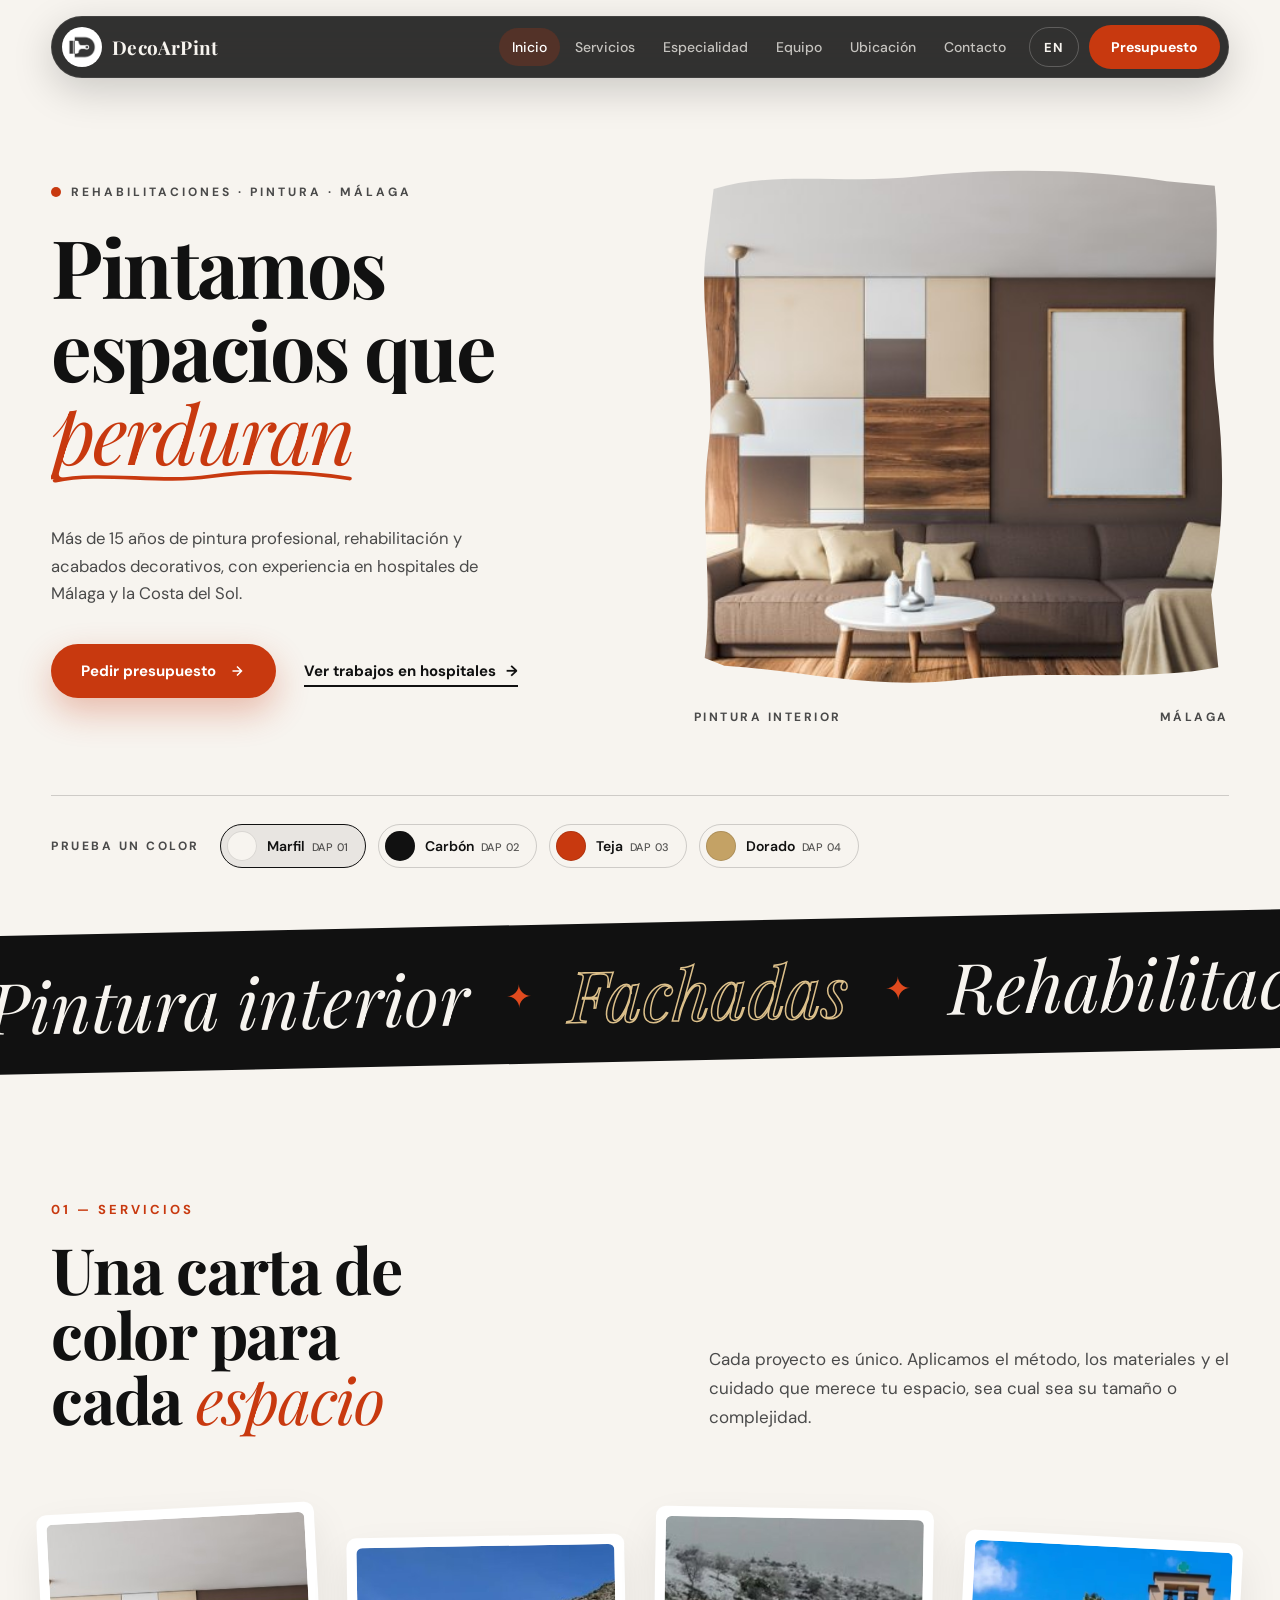
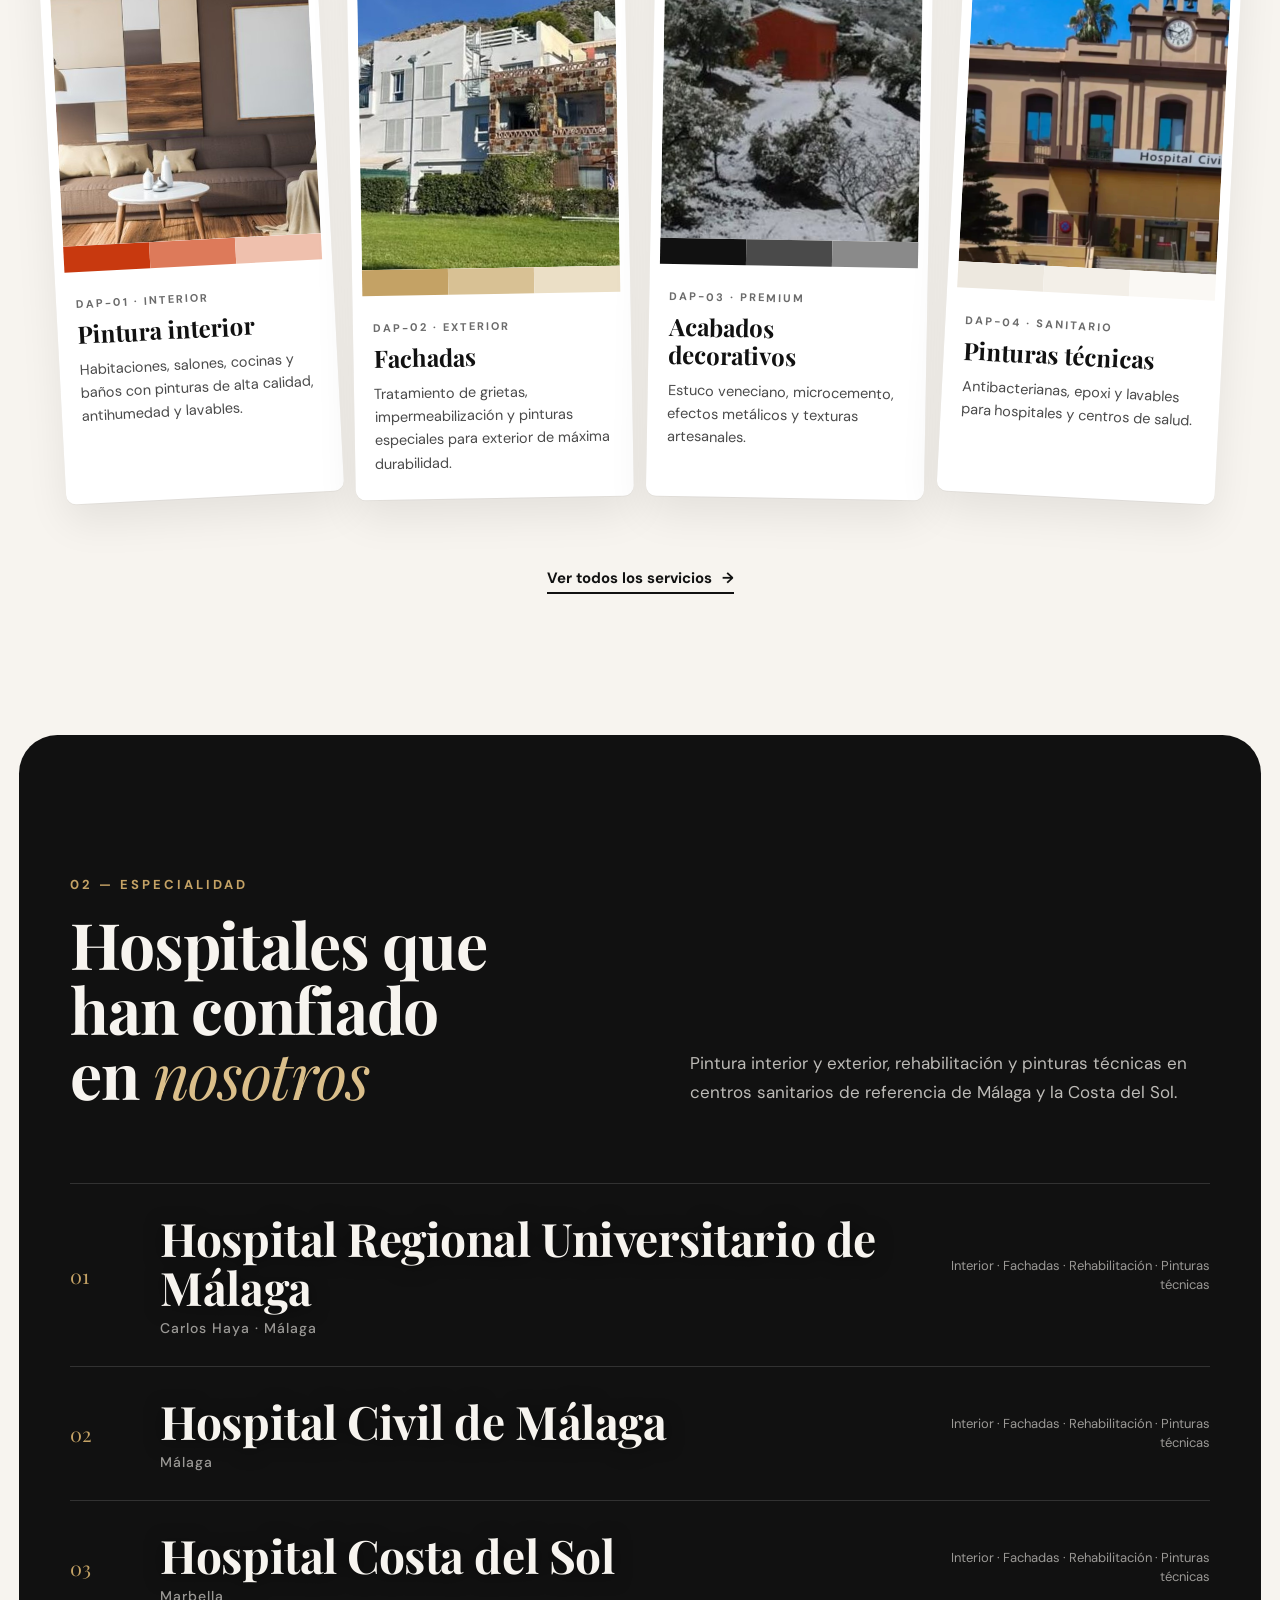
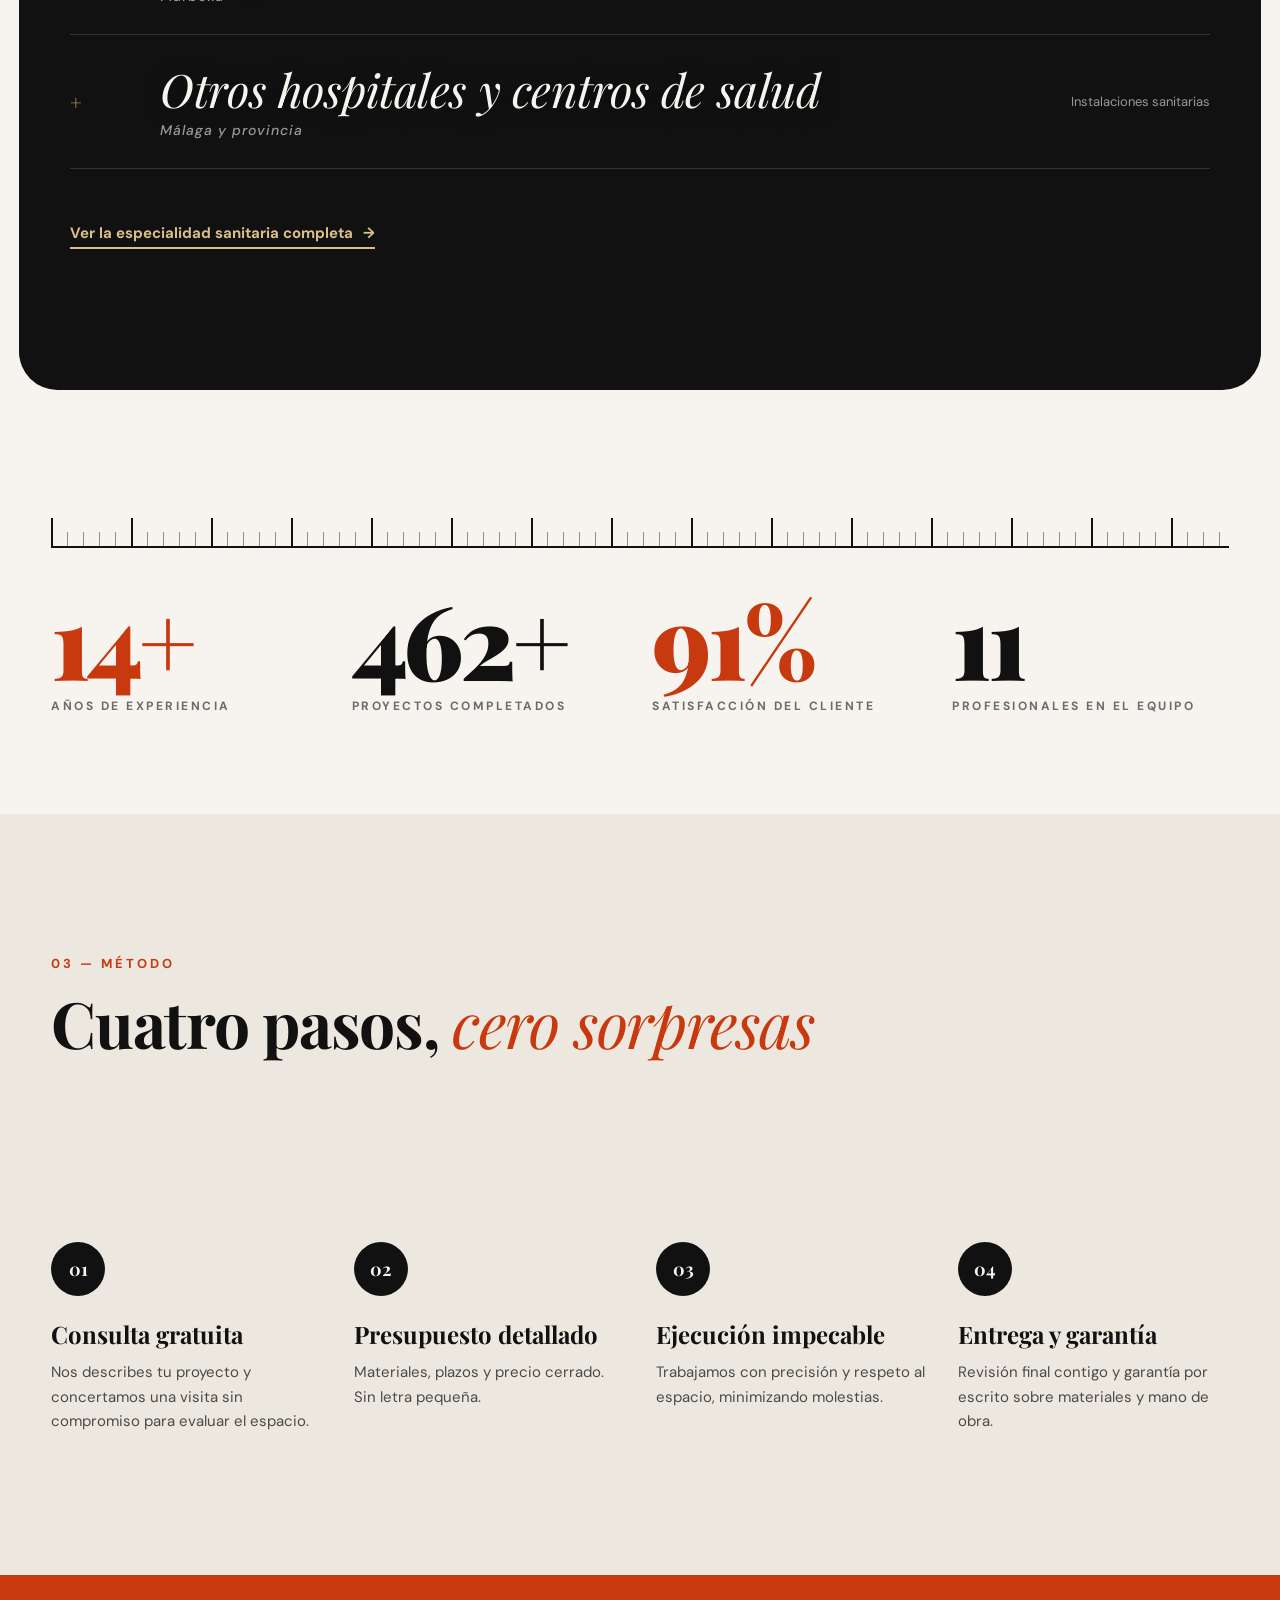
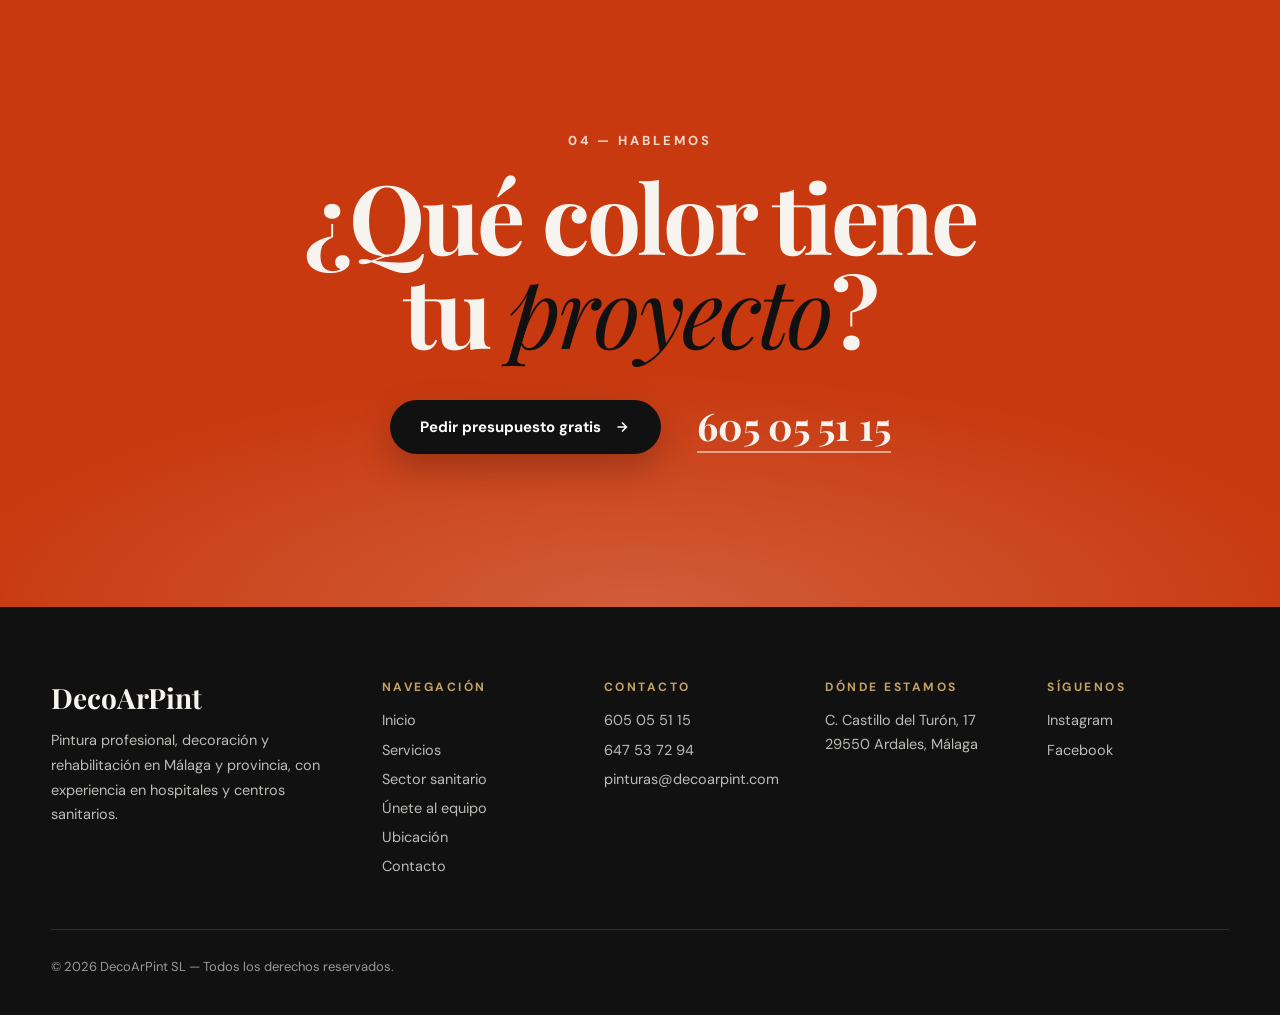
<file: index.html>
<!DOCTYPE html>
<html lang="es">
<head>
  <meta charset="UTF-8" />
  <meta name="viewport" content="width=device-width, initial-scale=1.0" />
  <title>DecoArPint — Rehabilitaciones & Pintura Premium</title>
  <meta http-equiv="refresh" content="0; url=HTML/index.html" />
  <link rel="canonical" href="HTML/index.html" />
  <link rel="icon" type="image/png" href="imagenes/logo.png" />
  <script>location.replace('HTML/index.html');</script>
</head>
<body>
  <p><a href="HTML/index.html">Entrar en DecoArPint</a></p>
</body>
</html>
</file>
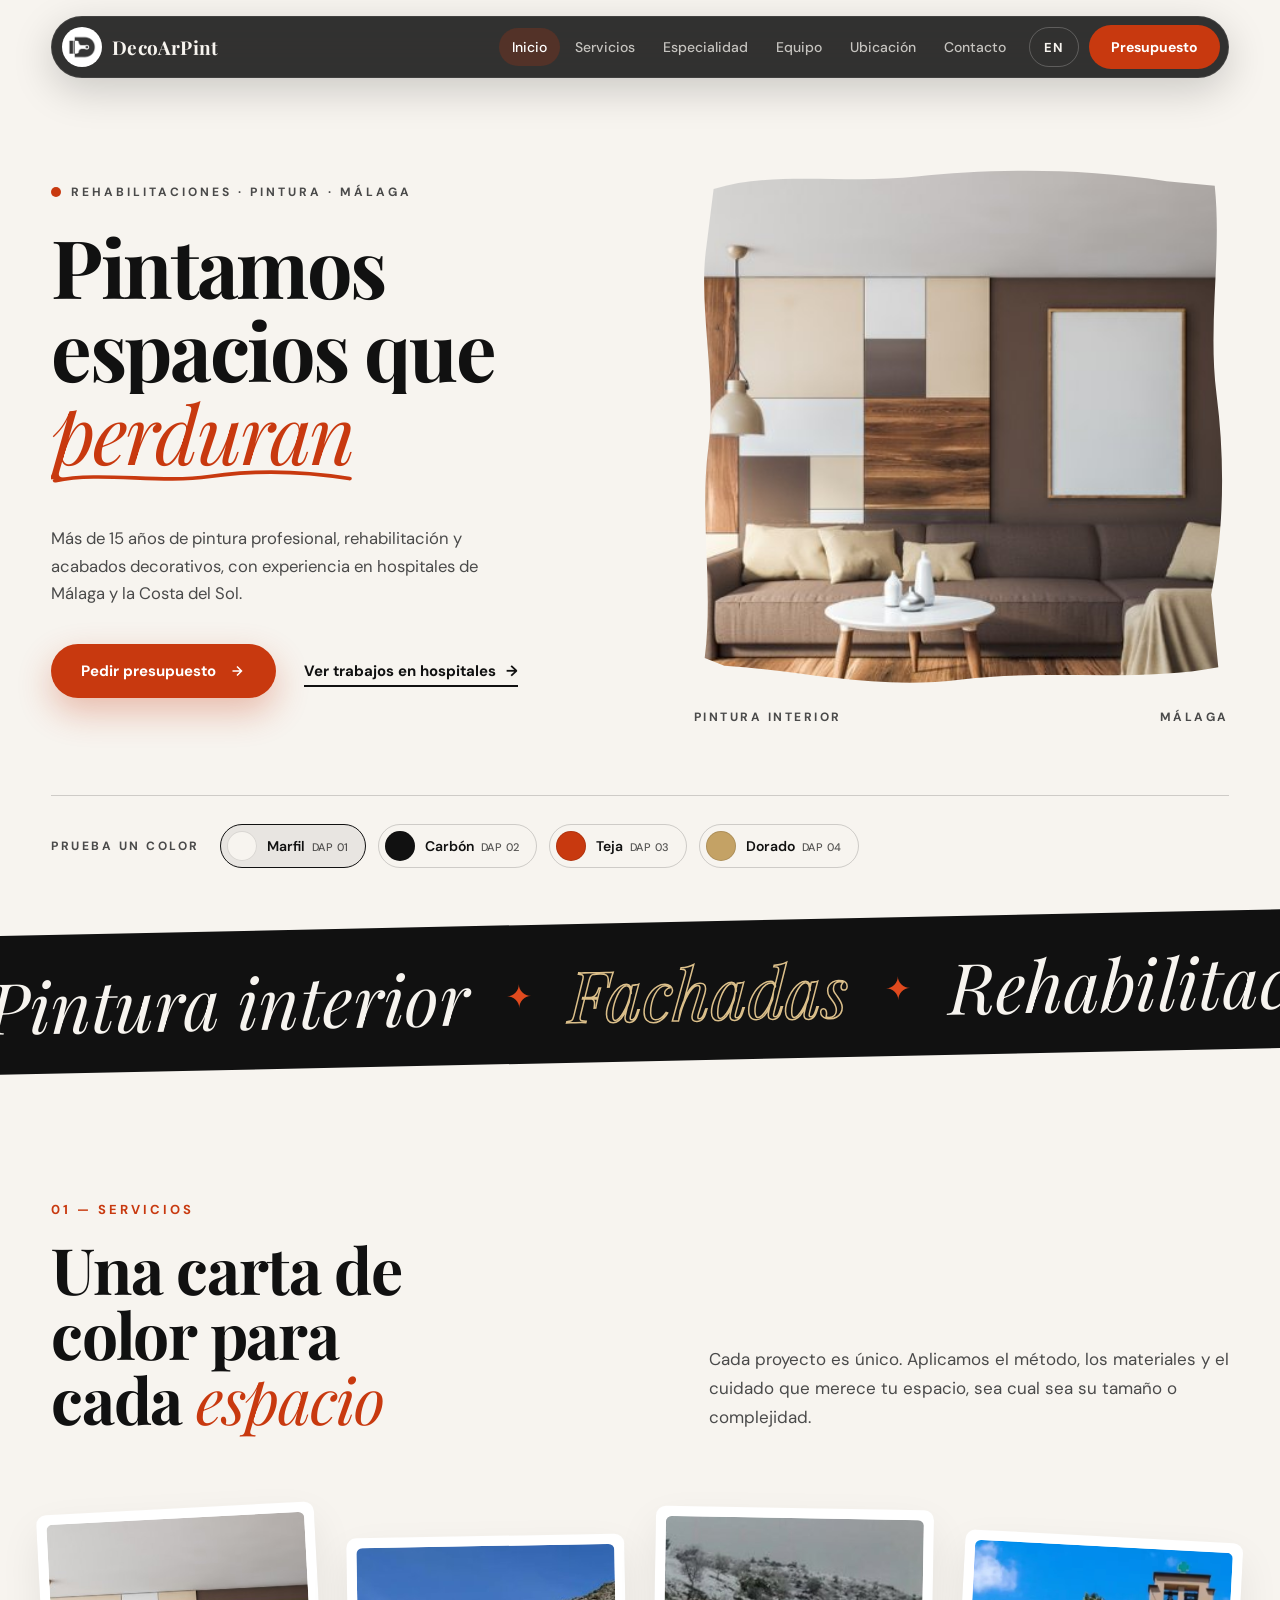
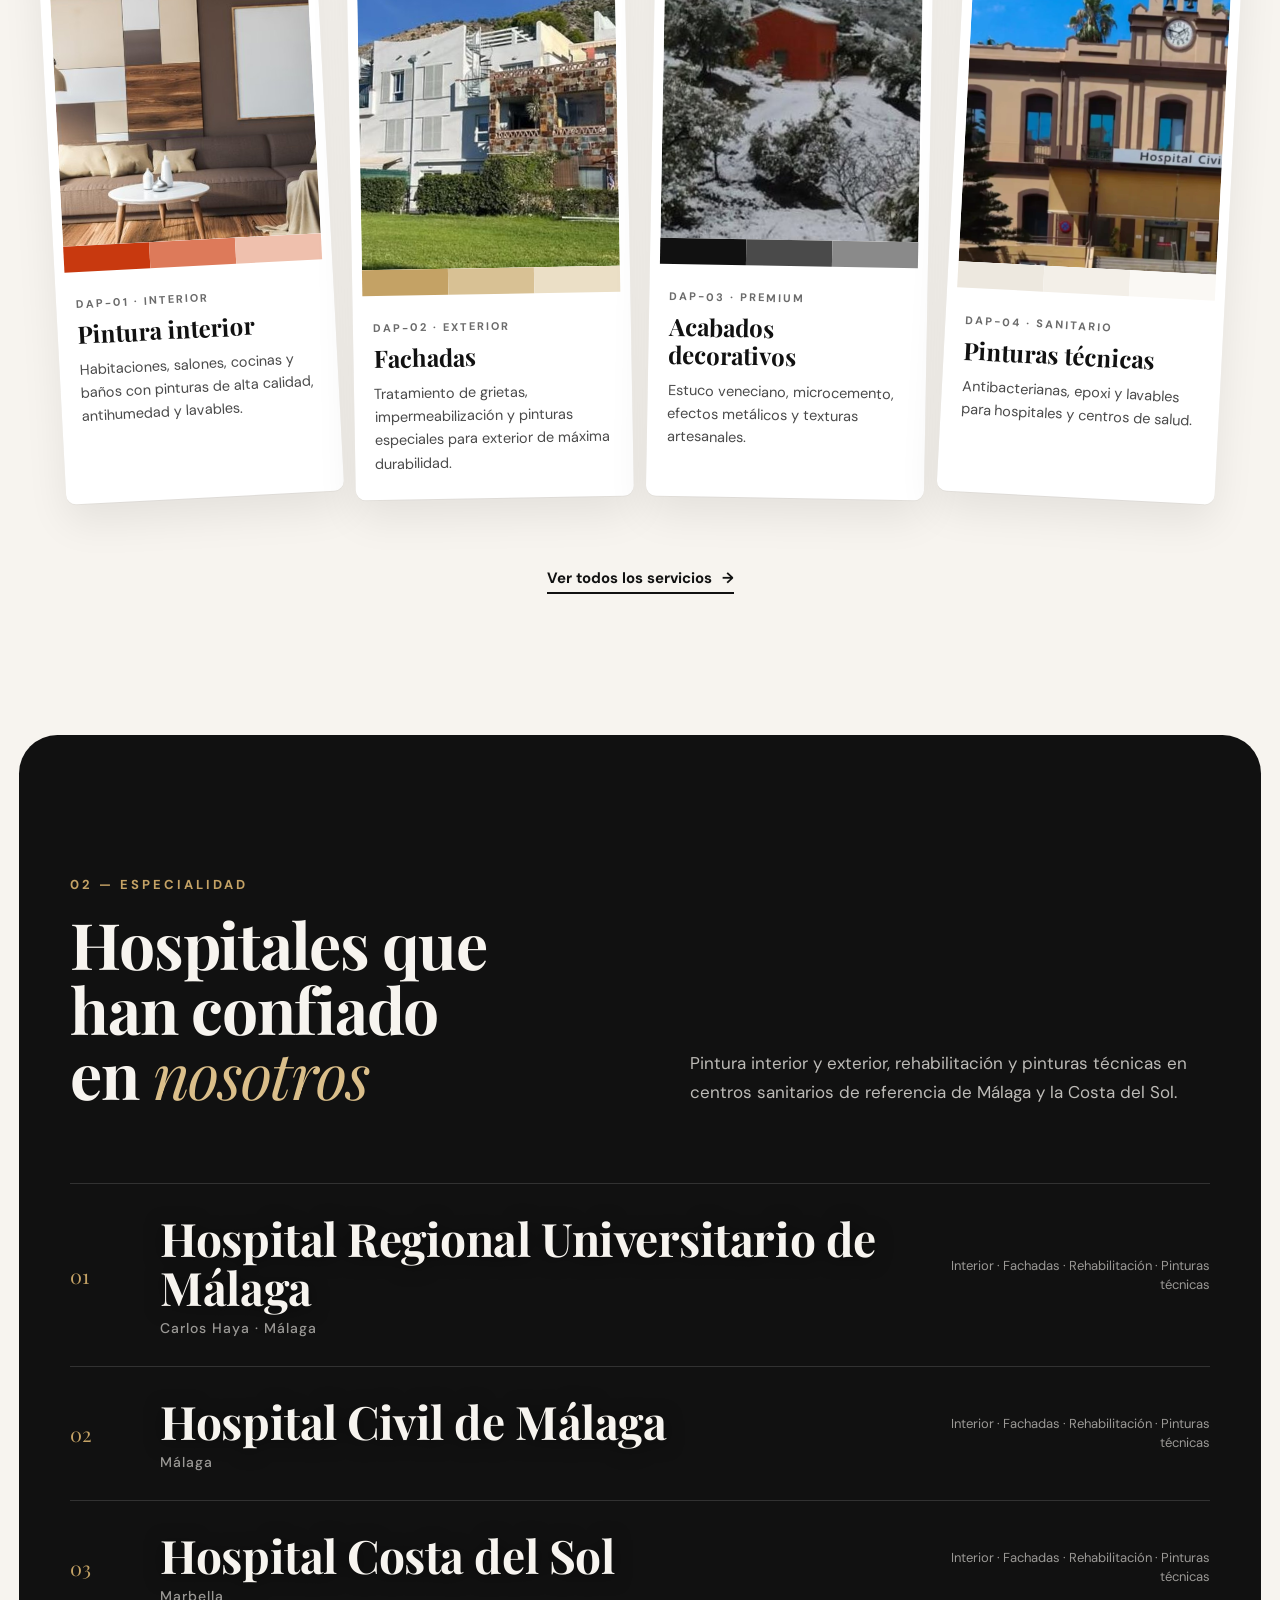
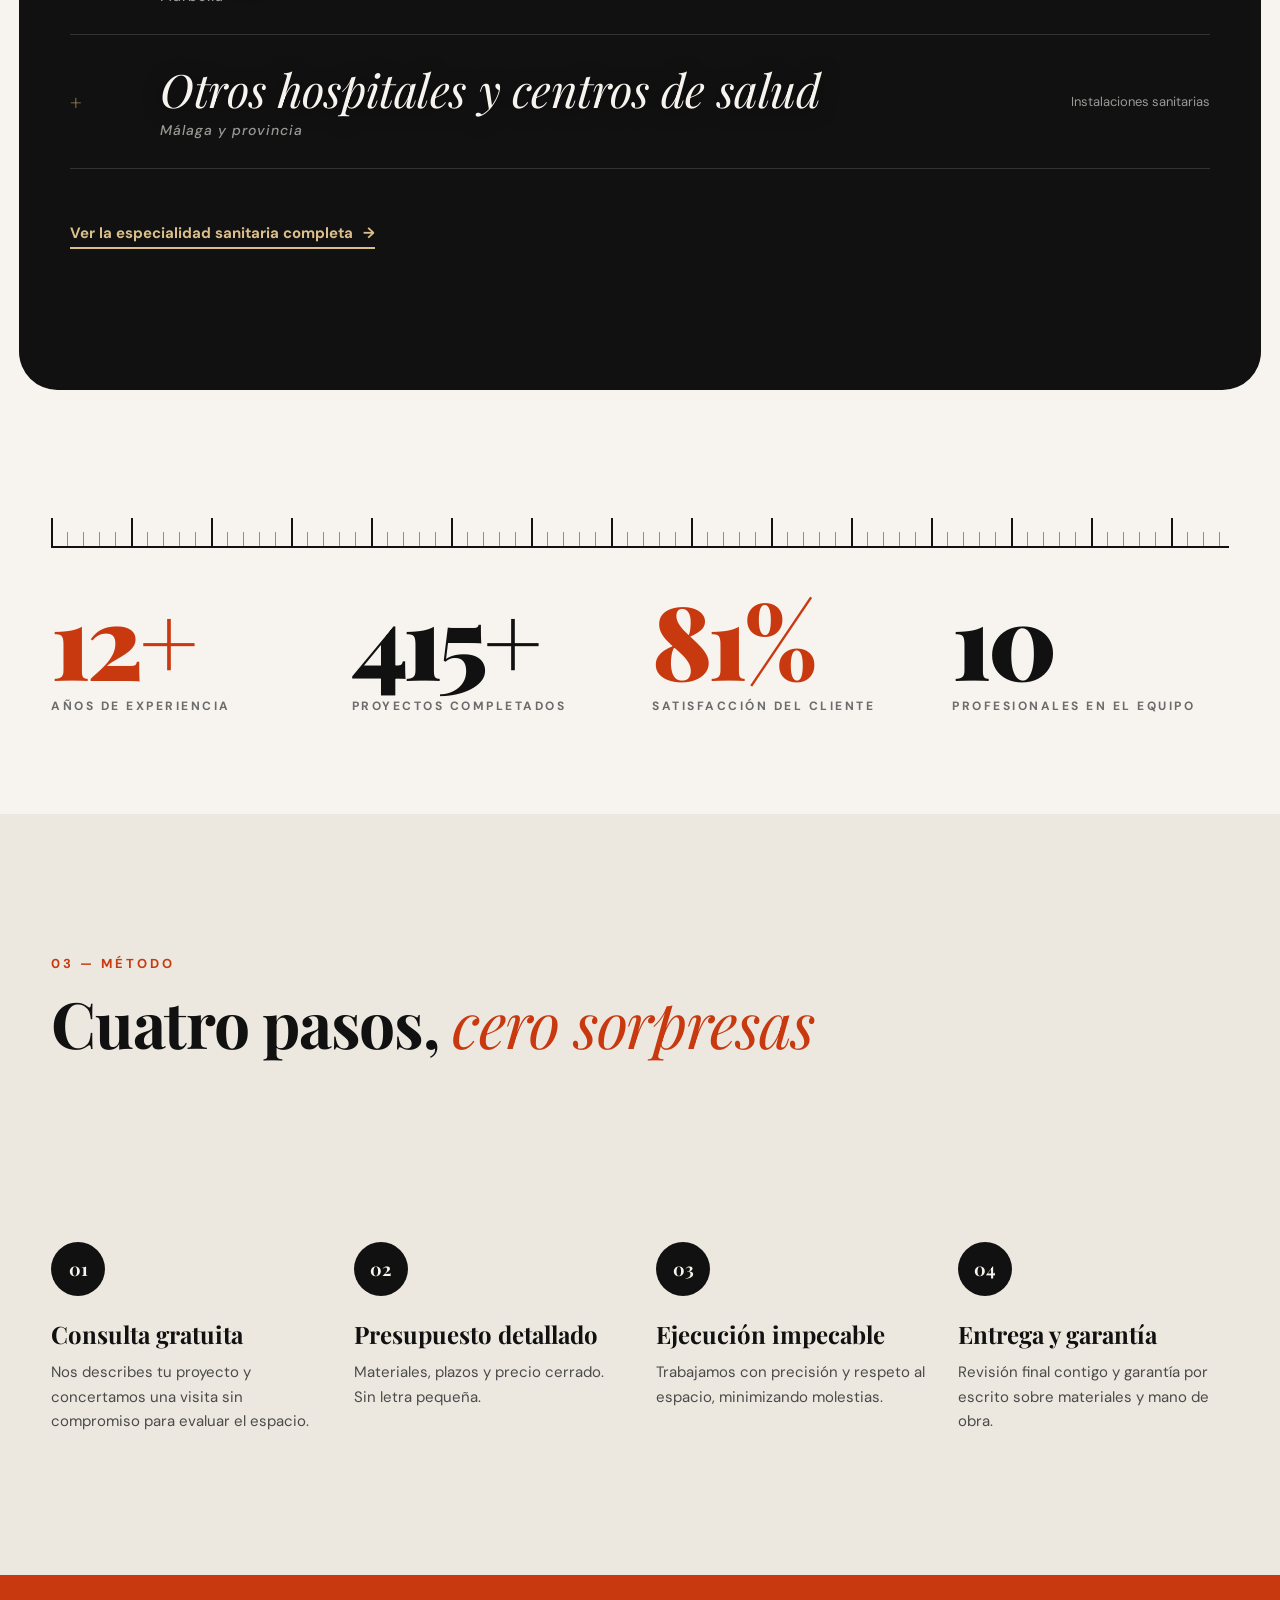
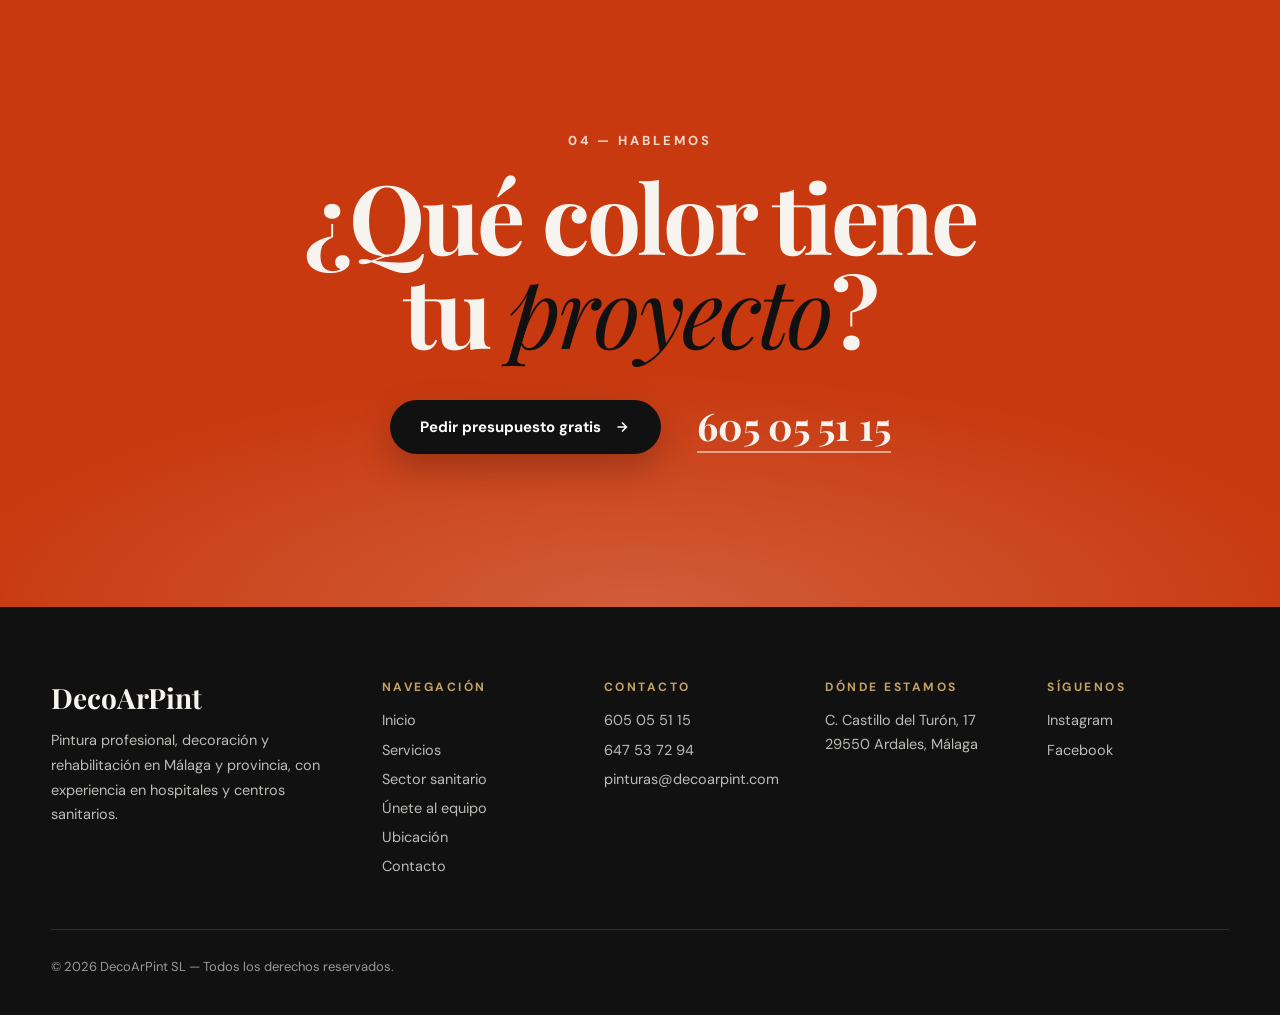
<file: HTML/index.html>
<!DOCTYPE html>
<html lang="es">
<head>
  <meta charset="UTF-8" />
  <meta name="viewport" content="width=device-width, initial-scale=1.0" />
  <meta name="description" content="DecoArPint — Empresa especializada en rehabilitaciones, pintura profesional y acabados decorativos en Málaga, con experiencia en hospitales y centros sanitarios." />
  <meta name="theme-color" content="#f7f4ef" />
  <title>DecoArPint — Rehabilitaciones & Pintura Premium</title>
  <link rel="icon" type="image/png" href="../imagenes/logo.png" />
  <link rel="preconnect" href="https://fonts.googleapis.com" />
  <link rel="preconnect" href="https://fonts.gstatic.com" crossorigin />
  <link rel="stylesheet" href="https://fonts.googleapis.com/css2?family=DM+Sans:wght@400;500;600;700&family=Playfair+Display:ital,wght@0,400;0,600;0,700;0,900;1,400;1,700&display=swap" />
  <link rel="stylesheet" href="../css/estilos.css" />
  <script>document.documentElement.classList.add('js');</script>
</head>
<body>

  <!-- LAYOUT:HEADER -->
  <a href="#main" class="skip-link">Saltar al contenido</a>

  <header class="pp-header">
    <div class="pp-bar">
      <a href="index.html" class="pp-logo" aria-label="DecoArPint — Inicio">
        <span class="pp-logo-mark"><img src="../imagenes/logo.png" alt="" width="509" height="472" /></span>
        <span class="pp-logo-name">DecoArPint</span>
      </a>
      <nav class="pp-nav" aria-label="Navegación principal">
        <a href="index.html" aria-current="page">Inicio</a>
        <a href="tienda.html">Servicios</a>
        <a href="sanitario.html">Especialidad</a>
        <a href="recursoshumanos.html">Equipo</a>
        <a href="ubicacion.html">Ubicación</a>
        <a href="contacto.html">Contacto</a>
      </nav>
      <a href="en/index.html" class="pp-lang" lang="en" hreflang="en" aria-label="View this page in English">EN</a>
      <a href="contacto.html" class="pp-cta">Presupuesto</a>
      <button class="pp-burger" type="button" aria-label="Abrir menú" aria-expanded="false" aria-controls="ppMenu">
        <span></span><span></span>
      </button>
    </div>
  </header>

  <nav class="pp-menu" id="ppMenu" aria-label="Menú móvil">
    <a href="index.html" aria-current="page">Inicio</a>
    <a href="tienda.html">Servicios</a>
    <a href="sanitario.html">Especialidad</a>
    <a href="recursoshumanos.html">Equipo</a>
    <a href="ubicacion.html">Ubicación</a>
    <a href="contacto.html">Contacto</a>
    <a href="contacto.html" class="pp-menu-cta">Pedir presupuesto →</a>
  </nav>
  <!-- /LAYOUT:HEADER -->

  <main id="main" tabindex="-1">

    <!-- ════════════ HERO: prueba un color ════════════ -->
    <section class="pp-hero" aria-labelledby="hero-title">
      <div class="pp-hero-text">
        <p class="pp-kicker"><span class="pp-kicker-dot" aria-hidden="true"></span>Rehabilitaciones · Pintura · Málaga</p>
        <h1 class="pp-title" id="hero-title">
          <span class="pp-line"><span>Pintamos</span></span>
          <span class="pp-line"><span>espacios que</span></span>
          <span class="pp-line"><span><em>perduran</em><svg class="pp-underline" viewBox="0 0 420 40" preserveAspectRatio="none" aria-hidden="true"><path d="M6 28 C 70 10, 150 34, 220 20 S 360 12, 414 24"/></svg></span></span>
        </h1>
        <p class="pp-lead">Más de 15 años de pintura profesional, rehabilitación y acabados decorativos, con experiencia en hospitales de Málaga y la Costa del Sol.</p>
        <div class="pp-actions">
          <a href="contacto.html" class="pp-btn">
            Pedir presupuesto
            <svg viewBox="0 0 24 24" aria-hidden="true"><path d="m11.293 17.293 1.414 1.414L19.414 12l-6.707-6.707-1.414 1.414L15.586 11H6v2h9.586z"/></svg>
          </a>
          <a href="#especialidad" class="pp-textlink">Ver trabajos en hospitales</a>
        </div>
      </div>

      <figure class="pp-hero-media">
        <div class="pp-brush">
          <img src="../imagenes/interior.png" alt="Salón con pintura interior de alta gama" width="753" height="441" fetchpriority="high" />
        </div>
        <figcaption><span>Pintura interior</span><span>Málaga</span></figcaption>
      </figure>

      <div class="pp-swatches" role="group" aria-labelledby="swatch-label">
        <span class="pp-swatches-label" id="swatch-label">Prueba un color</span>
        <button type="button" class="pp-swatch pp-swatch--marfil" data-theme="marfil" aria-pressed="true">
          <span class="pp-swatch-dot" aria-hidden="true"></span><span>Marfil <small>DAP 01</small></span>
        </button>
        <button type="button" class="pp-swatch pp-swatch--carbon" data-theme="carbon" aria-pressed="false">
          <span class="pp-swatch-dot" aria-hidden="true"></span><span>Carbón <small>DAP 02</small></span>
        </button>
        <button type="button" class="pp-swatch pp-swatch--teja" data-theme="teja" aria-pressed="false">
          <span class="pp-swatch-dot" aria-hidden="true"></span><span>Teja <small>DAP 03</small></span>
        </button>
        <button type="button" class="pp-swatch pp-swatch--dorado" data-theme="dorado" aria-pressed="false">
          <span class="pp-swatch-dot" aria-hidden="true"></span><span>Dorado <small>DAP 04</small></span>
        </button>
      </div>
    </section>

    <!-- ════════════ CINTA ════════════ -->
    <div class="pp-marquee" aria-hidden="true">
      <div class="pp-marquee-track">
        <span>Pintura interior</span><i>✦</i><span class="is-outline">Fachadas</span><i>✦</i><span>Rehabilitación</span><i>✦</i><span class="is-outline">Pinturas técnicas</span><i>✦</i><span>Acabados decorativos</span><i>✦</i>
        <span>Pintura interior</span><i>✦</i><span class="is-outline">Fachadas</span><i>✦</i><span>Rehabilitación</span><i>✦</i><span class="is-outline">Pinturas técnicas</span><i>✦</i><span>Acabados decorativos</span><i>✦</i>
      </div>
    </div>

    <!-- ════════════ SERVICIOS: carta de color ════════════ -->
    <section class="pp-section pp-services" id="servicios" aria-labelledby="services-title">
      <div class="pp-head" data-reveal>
        <p class="pp-index">01 — Servicios</p>
        <h2 class="pp-h2" id="services-title">Una carta de color para cada <em>espacio</em></h2>
        <p class="pp-head-desc">Cada proyecto es único. Aplicamos el método, los materiales y el cuidado que merece tu espacio, sea cual sea su tamaño o complejidad.</p>
      </div>

      <div class="pp-deck">
        <article class="pp-chip" data-reveal>
          <div class="pp-chip-media"><img src="../imagenes/interior.png" alt="Salón con pintura interior" loading="lazy" /></div>
          <div class="pp-chip-tints pp-chip-tints--teja" aria-hidden="true"><span></span><span></span><span></span></div>
          <div class="pp-chip-body">
            <span class="pp-chip-code">DAP-01 · Interior</span>
            <h3>Pintura interior</h3>
            <p>Habitaciones, salones, cocinas y baños con pinturas de alta calidad, antihumedad y lavables.</p>
          </div>
        </article>

        <article class="pp-chip" data-reveal>
          <div class="pp-chip-media"><img src="../imagenes/fachada.png" alt="Fachada rehabilitada" loading="lazy" /></div>
          <div class="pp-chip-tints pp-chip-tints--dorado" aria-hidden="true"><span></span><span></span><span></span></div>
          <div class="pp-chip-body">
            <span class="pp-chip-code">DAP-02 · Exterior</span>
            <h3>Fachadas</h3>
            <p>Tratamiento de grietas, impermeabilización y pinturas especiales para exterior de máxima durabilidad.</p>
          </div>
        </article>

        <article class="pp-chip" data-reveal>
          <div class="pp-chip-media"><img src="../imagenes/premium.png" alt="Acabado decorativo premium" loading="lazy" /></div>
          <div class="pp-chip-tints pp-chip-tints--carbon" aria-hidden="true"><span></span><span></span><span></span></div>
          <div class="pp-chip-body">
            <span class="pp-chip-code">DAP-03 · Premium</span>
            <h3>Acabados decorativos</h3>
            <p>Estuco veneciano, microcemento, efectos metálicos y texturas artesanales.</p>
          </div>
        </article>

        <article class="pp-chip" data-reveal>
          <div class="pp-chip-media"><img src="../imagenes/hospital-civil.webp" alt="Fachada del Hospital Civil de Málaga" loading="lazy" /></div>
          <div class="pp-chip-tints pp-chip-tints--marfil" aria-hidden="true"><span></span><span></span><span></span></div>
          <div class="pp-chip-body">
            <span class="pp-chip-code">DAP-04 · Sanitario</span>
            <h3>Pinturas técnicas</h3>
            <p>Antibacterianas, epoxi y lavables para hospitales y centros de salud.</p>
          </div>
        </article>
      </div>

      <p class="pp-more"><a href="tienda.html" class="pp-textlink">Ver todos los servicios</a></p>
    </section>

    <!-- ════════════ ESPECIALIDAD: lista editorial ════════════ -->
    <section class="pp-section pp-health" id="especialidad" aria-labelledby="health-title">
      <div class="pp-head" data-reveal>
        <p class="pp-index">02 — Especialidad</p>
        <h2 class="pp-h2" id="health-title">Hospitales que han confiado en <em>nosotros</em></h2>
        <p class="pp-head-desc">Pintura interior y exterior, rehabilitación y pinturas técnicas en centros sanitarios de referencia de Málaga y la Costa del Sol.</p>
      </div>

      <ol class="pp-cases" role="list">
        <li class="pp-case" data-img="../imagenes/hospital-carlos-haya.webp" data-reveal>
          <span class="pp-case-num">01</span>
          <img class="pp-case-thumb" src="../imagenes/hospital-carlos-haya.webp" alt="" loading="lazy" />
          <p class="pp-case-name">Hospital Regional Universitario de Málaga <small>Carlos Haya · Málaga</small></p>
          <span class="pp-case-tags">Interior · Fachadas · Rehabilitación · Pinturas técnicas</span>
        </li>
        <li class="pp-case" data-img="../imagenes/hospital-civil.webp" data-reveal>
          <span class="pp-case-num">02</span>
          <img class="pp-case-thumb" src="../imagenes/hospital-civil.webp" alt="" loading="lazy" />
          <p class="pp-case-name">Hospital Civil de Málaga <small>Málaga</small></p>
          <span class="pp-case-tags">Interior · Fachadas · Rehabilitación · Pinturas técnicas</span>
        </li>
        <li class="pp-case" data-img="../imagenes/hospital-costa-del-sol.webp" data-reveal>
          <span class="pp-case-num">03</span>
          <img class="pp-case-thumb" src="../imagenes/hospital-costa-del-sol.webp" alt="" loading="lazy" />
          <p class="pp-case-name">Hospital Costa del Sol <small>Marbella</small></p>
          <span class="pp-case-tags">Interior · Fachadas · Rehabilitación · Pinturas técnicas</span>
        </li>
        <li class="pp-case pp-case--more" data-reveal>
          <span class="pp-case-num">+</span>
          <span class="pp-case-thumb pp-case-thumb--icon" aria-hidden="true">+</span>
          <p class="pp-case-name">Otros hospitales y centros de salud <small>Málaga y provincia</small></p>
          <span class="pp-case-tags">Instalaciones sanitarias</span>
        </li>
      </ol>

      <div class="pp-preview" aria-hidden="true"><img src="../imagenes/hospital-carlos-haya.webp" alt="" /></div>

      <a href="sanitario.html" class="pp-textlink pp-textlink--light">Ver la especialidad sanitaria completa</a>
    </section>

    <!-- ════════════ CIFRAS: regla de medir ════════════ -->
    <section class="pp-section pp-stats" aria-labelledby="stats-title">
      <h2 class="sr-only" id="stats-title">Nuestra trayectoria en cifras</h2>
      <div class="pp-ruler" aria-hidden="true"></div>
      <dl class="pp-stats-grid">
        <div data-reveal><dt>Años de experiencia</dt><dd><span data-count="15">15</span>+</dd></div>
        <div data-reveal><dt>Proyectos completados</dt><dd><span data-count="500">500</span>+</dd></div>
        <div data-reveal><dt>Satisfacción del cliente</dt><dd><span data-count="98">98</span>%</dd></div>
        <div data-reveal><dt>Profesionales en el equipo</dt><dd><span data-count="12">12</span></dd></div>
      </dl>
    </section>

    <!-- ════════════ MÉTODO: pincelada ════════════ -->
    <section class="pp-section pp-process" id="metodo" aria-labelledby="process-title">
      <div class="pp-head" data-reveal>
        <p class="pp-index">03 — Método</p>
        <h2 class="pp-h2" id="process-title">Cuatro pasos, <em>cero sorpresas</em></h2>
      </div>

      <div class="pp-process-wrap">
        <svg class="pp-stroke" viewBox="0 0 1200 120" preserveAspectRatio="none" aria-hidden="true">
          <path d="M10 70 C 160 20, 300 110, 450 62 S 740 14, 900 64 S 1110 108, 1190 56" />
        </svg>
        <ol class="pp-steps" role="list">
          <li data-reveal><span class="pp-step-num">01</span><h3>Consulta gratuita</h3><p>Nos describes tu proyecto y concertamos una visita sin compromiso para evaluar el espacio.</p></li>
          <li data-reveal><span class="pp-step-num">02</span><h3>Presupuesto detallado</h3><p>Materiales, plazos y precio cerrado. Sin letra pequeña.</p></li>
          <li data-reveal><span class="pp-step-num">03</span><h3>Ejecución impecable</h3><p>Trabajamos con precisión y respeto al espacio, minimizando molestias.</p></li>
          <li data-reveal><span class="pp-step-num">04</span><h3>Entrega y garantía</h3><p>Revisión final contigo y garantía por escrito sobre materiales y mano de obra.</p></li>
        </ol>
      </div>
    </section>

    <!-- ════════════ CTA ════════════ -->
    <section class="pp-final" aria-labelledby="final-title">
      <p class="pp-index pp-index--light">04 — Hablemos</p>
      <h2 class="pp-final-title" id="final-title">¿Qué color tiene tu <em>proyecto</em>?</h2>
      <div class="pp-final-actions">
        <a href="contacto.html" class="pp-btn pp-btn--dark">
          Pedir presupuesto gratis
          <svg viewBox="0 0 24 24" aria-hidden="true"><path d="m11.293 17.293 1.414 1.414L19.414 12l-6.707-6.707-1.414 1.414L15.586 11H6v2h9.586z"/></svg>
        </a>
        <a href="tel:+34605055115" class="pp-tel">605 05 51 15</a>
      </div>
    </section>

  </main>

  <!-- LAYOUT:FOOTER -->
  <footer class="pp-footer">
    <div class="pp-footer-grid">
      <div>
        <p class="pp-footer-brand">DecoArPint</p>
        <p class="pp-footer-text">Pintura profesional, decoración y rehabilitación en Málaga y provincia, con experiencia en hospitales y centros sanitarios.</p>
      </div>
      <nav aria-label="Navegación del pie de página">
        <p class="pp-footer-title">Navegación</p>
          <a href="index.html">Inicio</a>
          <a href="tienda.html">Servicios</a>
          <a href="sanitario.html">Sector sanitario</a>
          <a href="recursoshumanos.html">Únete al equipo</a>
          <a href="ubicacion.html">Ubicación</a>
          <a href="contacto.html">Contacto</a>
      </nav>
      <div>
        <p class="pp-footer-title">Contacto</p>
        <a href="tel:+34605055115">605 05 51 15</a>
        <a href="tel:+34647537294">647 53 72 94</a>
        <a href="mailto:pinturas@decoarpint.com">pinturas@decoarpint.com</a>
      </div>
      <div>
        <p class="pp-footer-title">Dónde estamos</p>
        <a href="ubicacion.html">C. Castillo del Turón, 17<br>29550 Ardales, Málaga</a>
      </div>
      <div>
        <p class="pp-footer-title">Síguenos</p>
        <a href="https://www.instagram.com/decoarpint_sl/" target="_blank" rel="noopener noreferrer">Instagram <span class="sr-only">(se abre en una pestaña nueva)</span></a>
        <a href="https://www.facebook.com/decoarpint?locale=es_ES" target="_blank" rel="noopener noreferrer">Facebook <span class="sr-only">(se abre en una pestaña nueva)</span></a>
      </div>
    </div>
    <p class="pp-footer-copy">&copy; <span data-year>2026</span> DecoArPint SL — Todos los derechos reservados.</p>
  </footer>
  <!-- /LAYOUT:FOOTER -->

  <script src="../Js/script.js"></script>
</body>
</html>
</file>
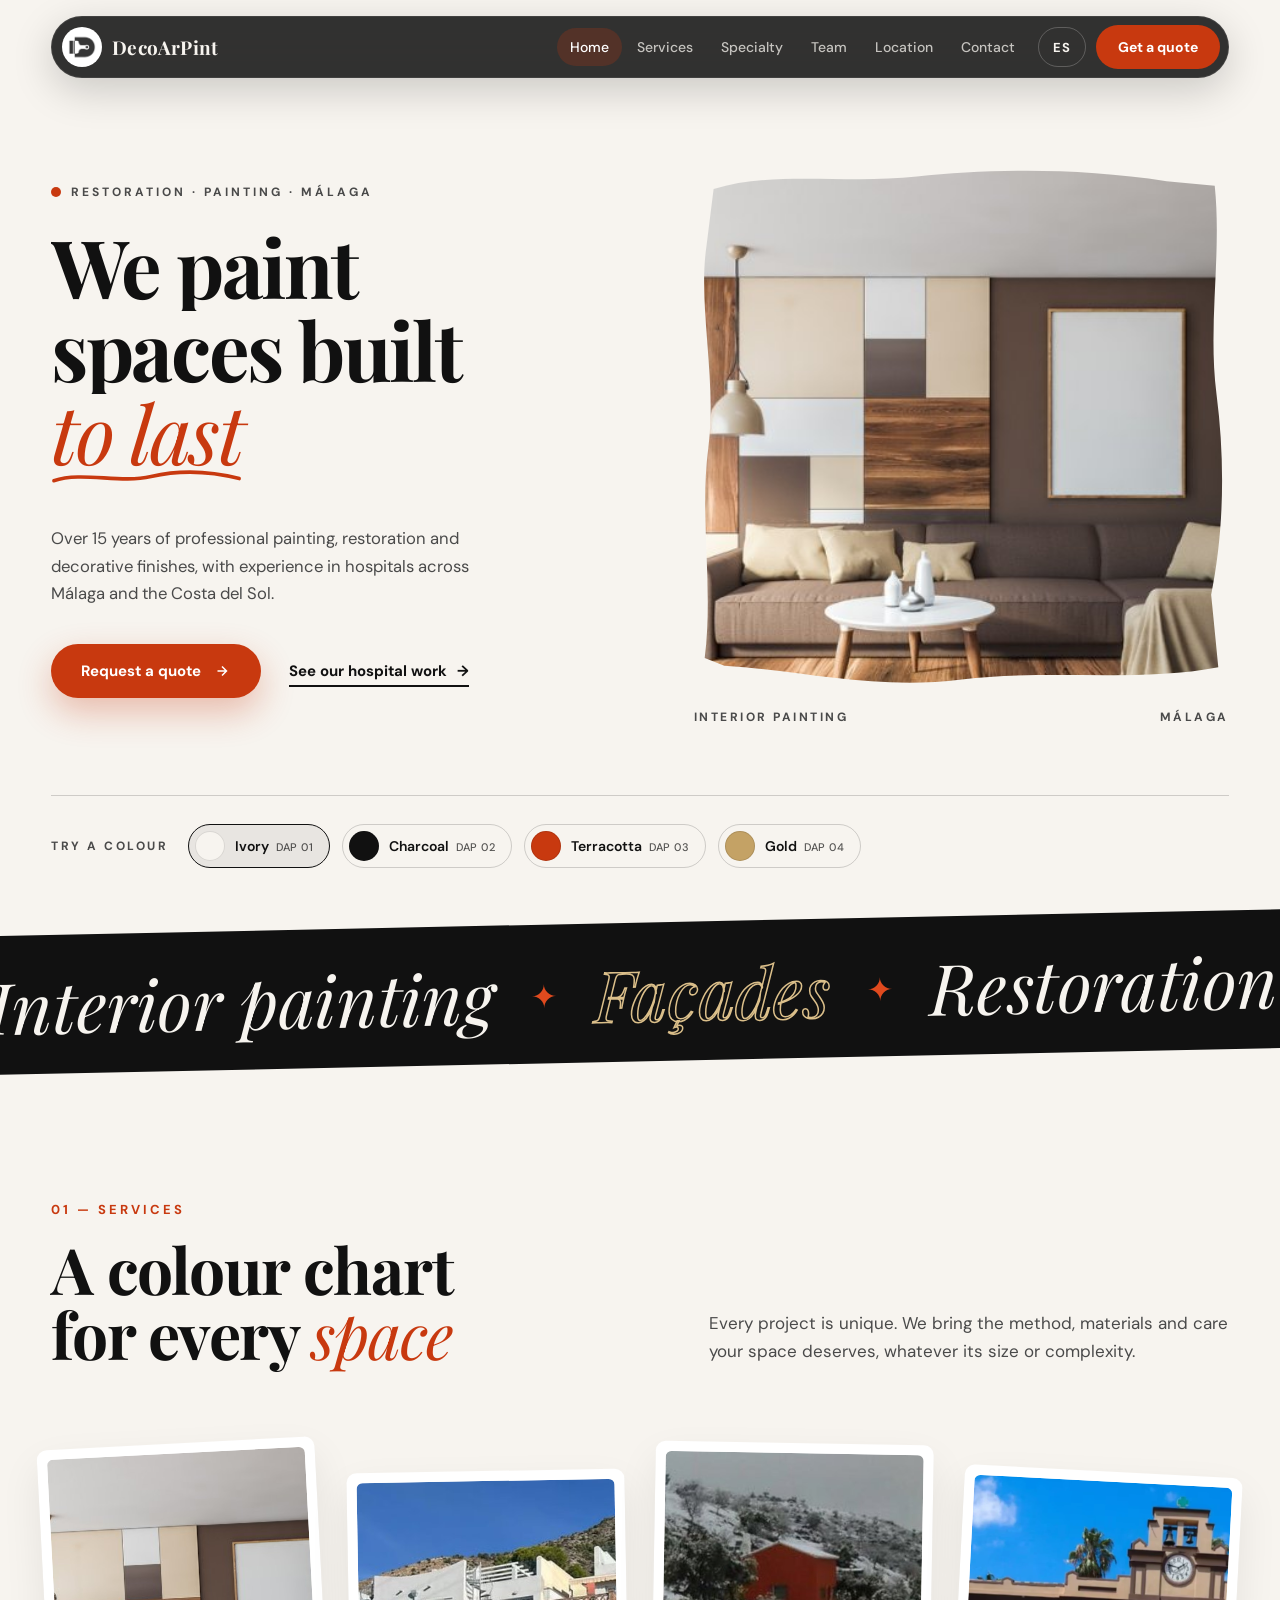
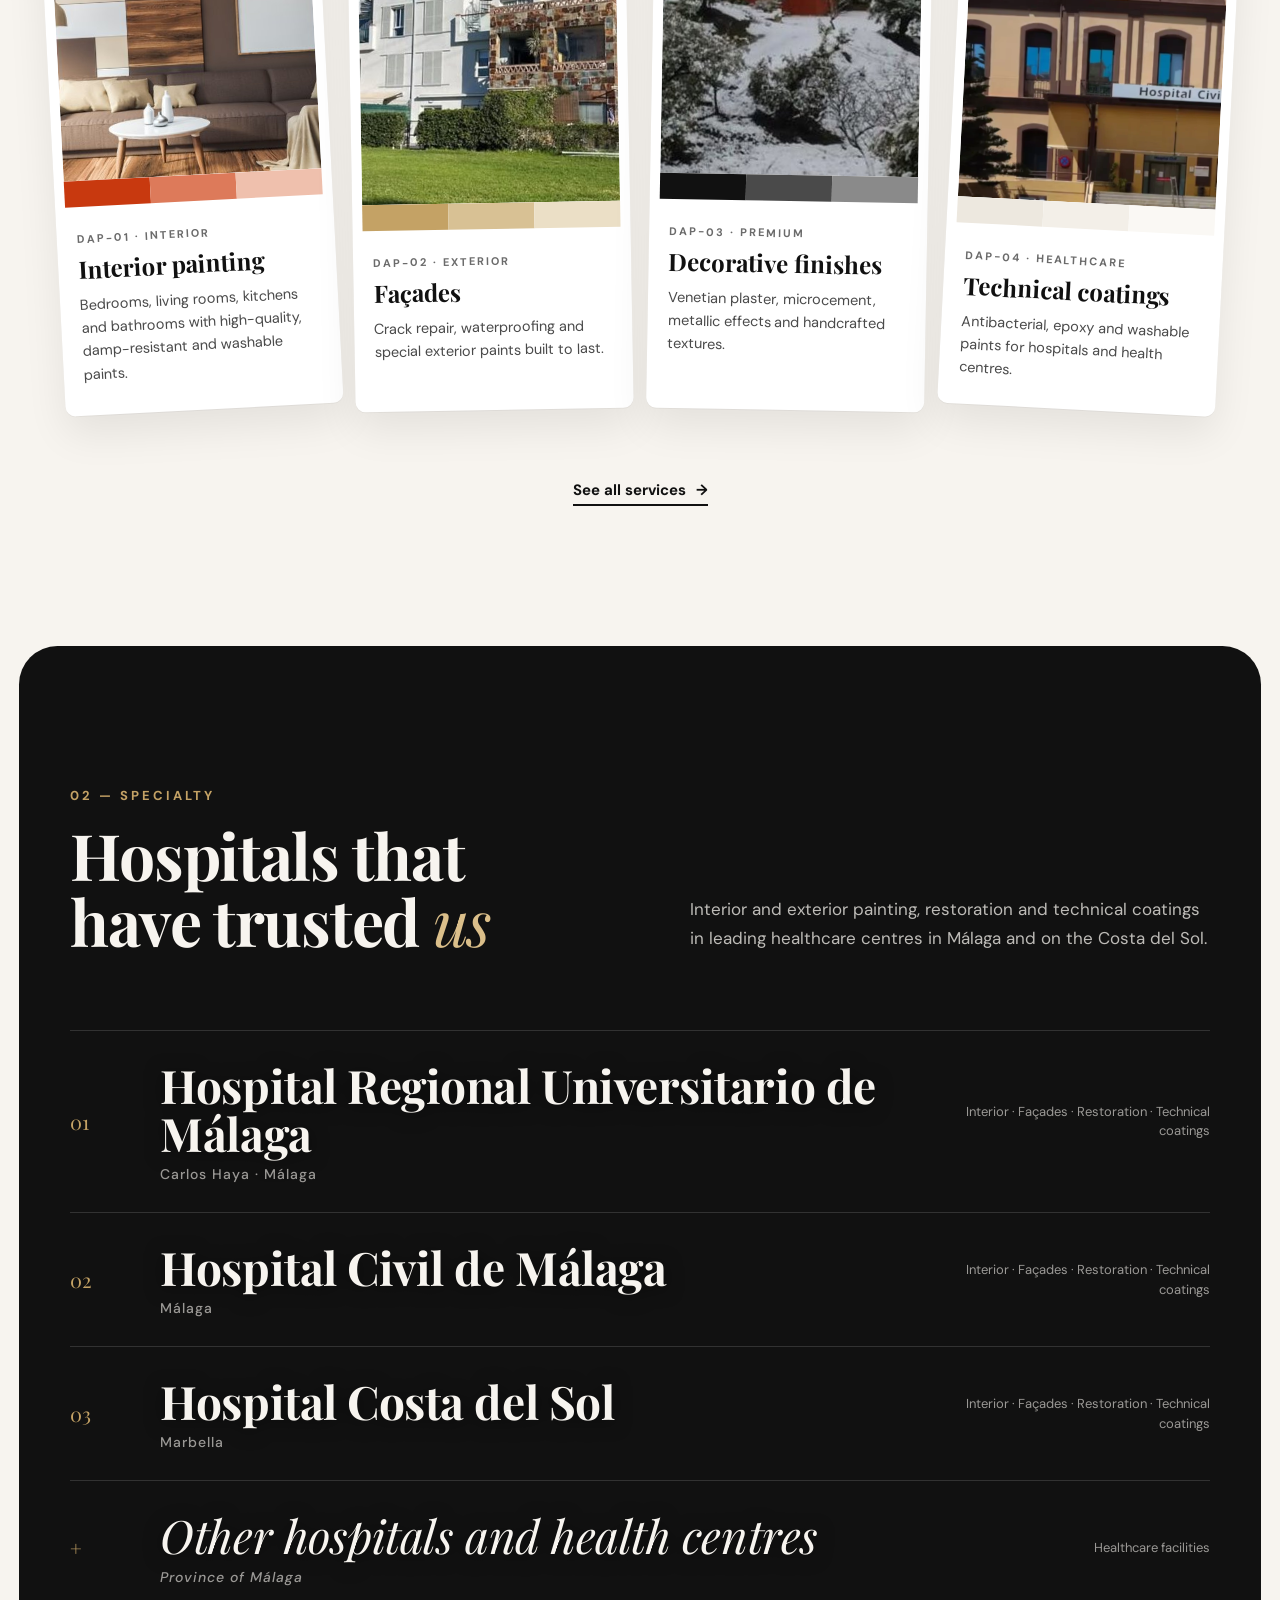
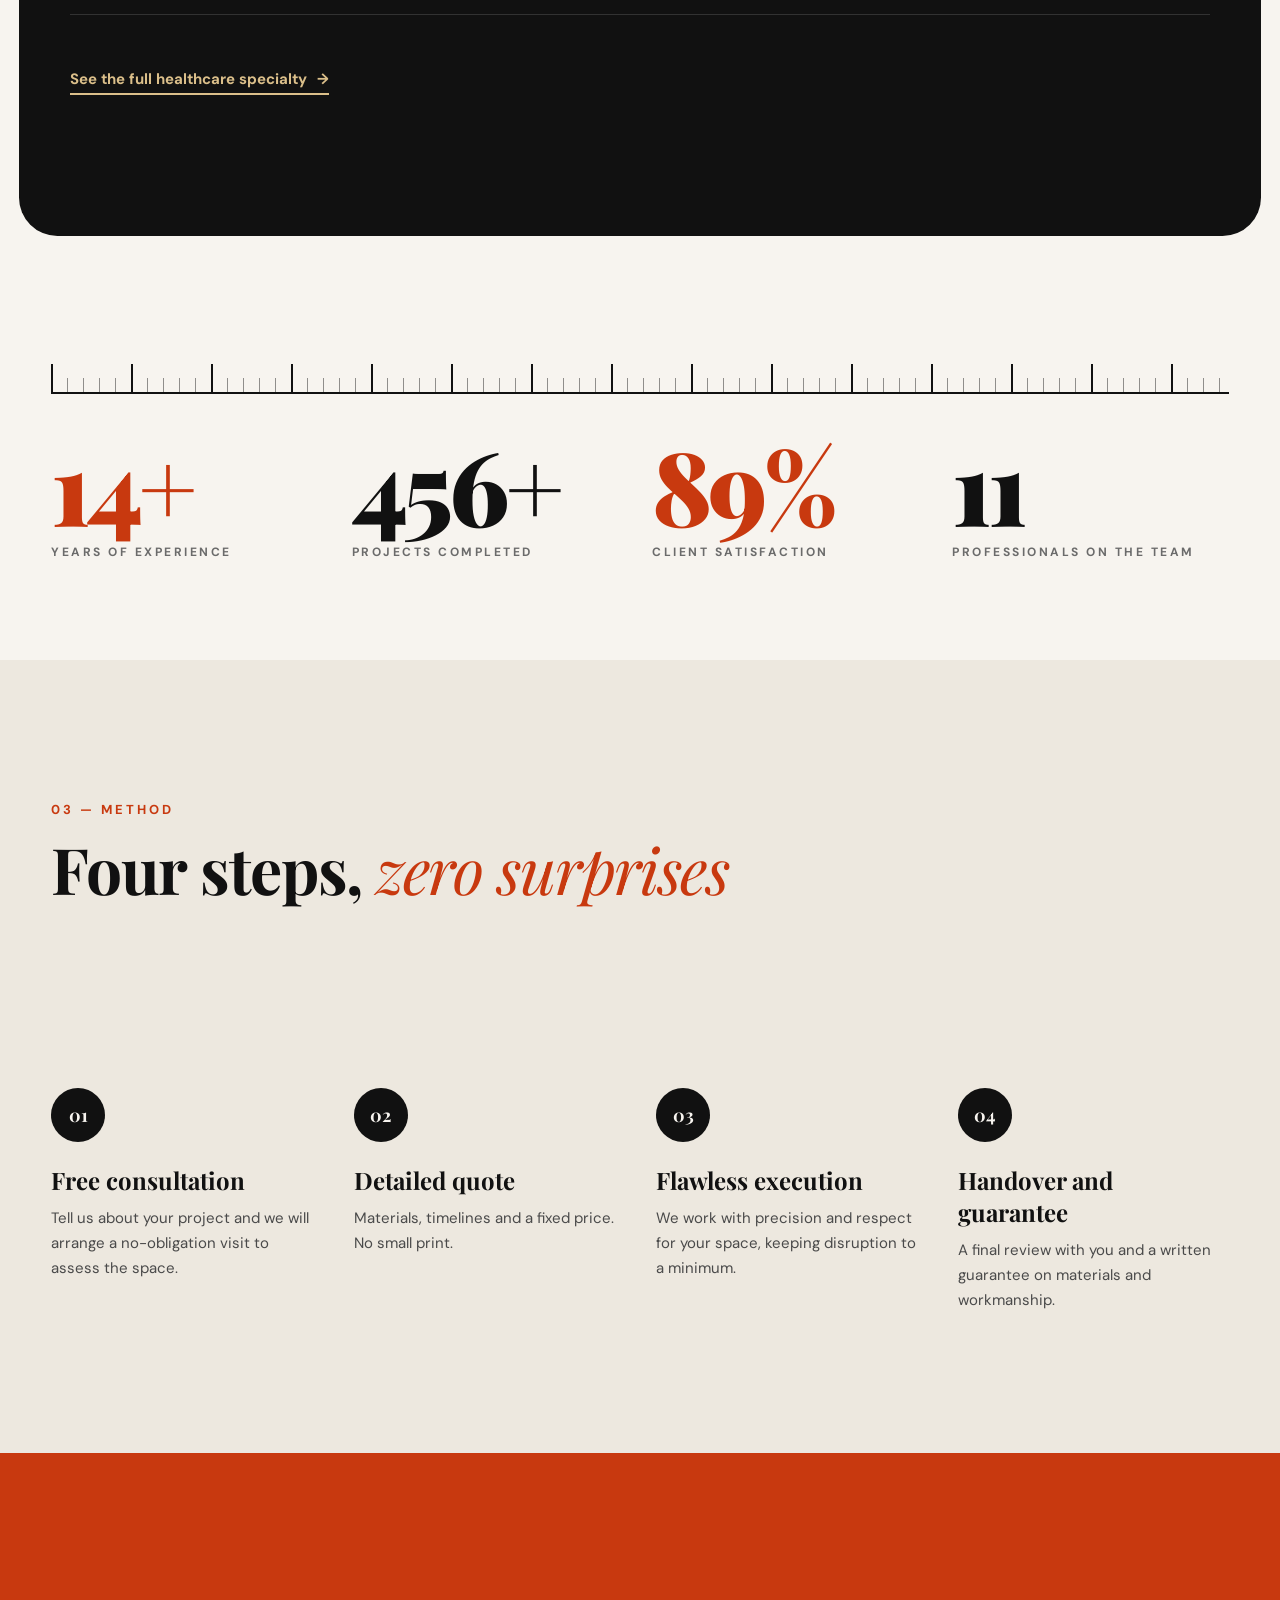
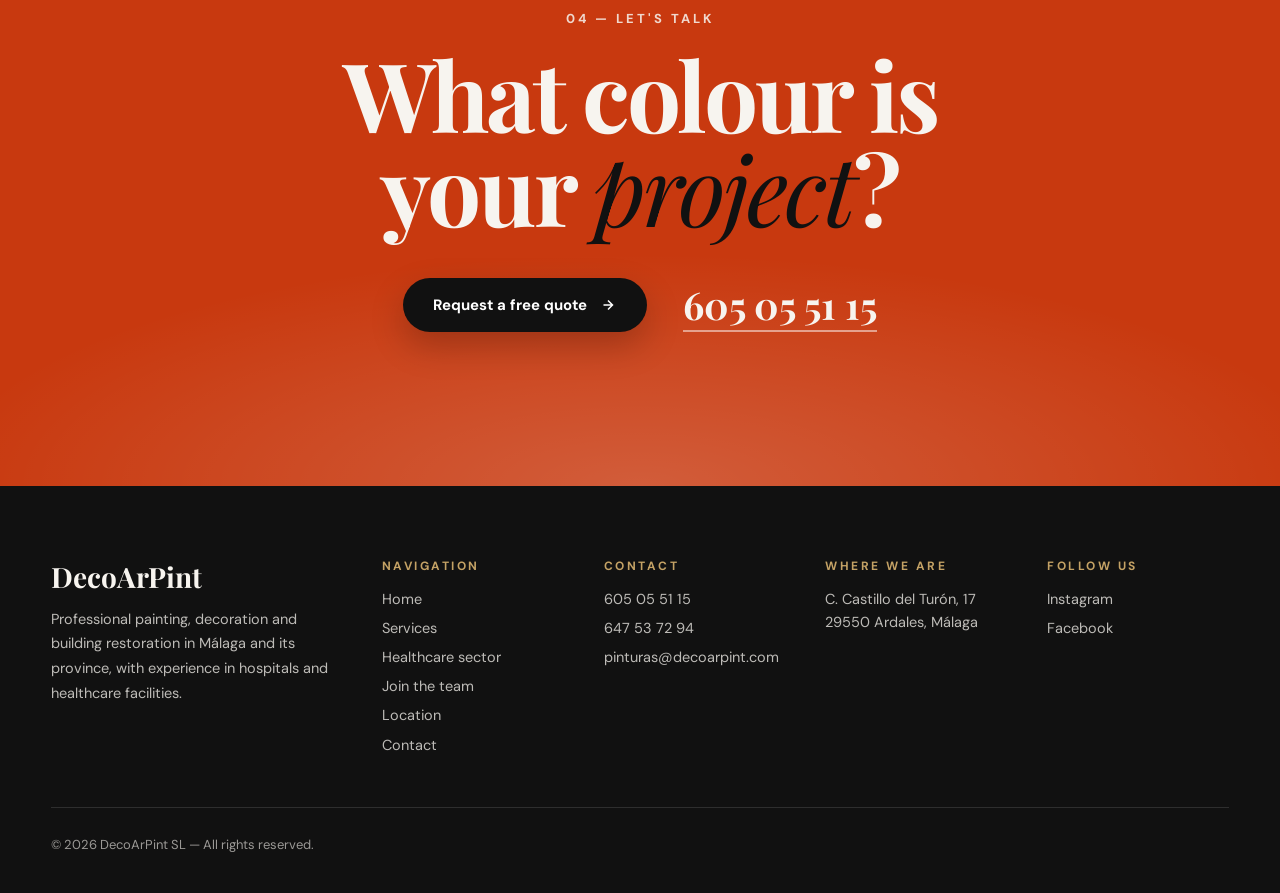
<file: HTML/en/index.html>
<!DOCTYPE html>
<html lang="en">
<head>
  <meta charset="UTF-8" />
  <meta name="viewport" content="width=device-width, initial-scale=1.0" />
  <meta name="description" content="DecoArPint — Professional painting, building restoration and decorative finishes in Málaga, with experience in hospitals and healthcare facilities." />
  <meta name="theme-color" content="#f7f4ef" />
  <title>DecoArPint — Premium Painting & Restoration in Málaga</title>
  <link rel="icon" type="image/png" href="../../imagenes/logo.png" />
  <link rel="preconnect" href="https://fonts.googleapis.com" />
  <link rel="preconnect" href="https://fonts.gstatic.com" crossorigin />
  <link rel="stylesheet" href="https://fonts.googleapis.com/css2?family=DM+Sans:wght@400;500;600;700&family=Playfair+Display:ital,wght@0,400;0,600;0,700;0,900;1,400;1,700&display=swap" />
  <link rel="stylesheet" href="../../css/estilos.css" />
  <script>document.documentElement.classList.add('js');</script>
</head>
<body>

  <!-- LAYOUT:HEADER -->
  <a href="#main" class="skip-link">Skip to content</a>

  <header class="pp-header">
    <div class="pp-bar">
      <a href="index.html" class="pp-logo" aria-label="DecoArPint — Home">
        <span class="pp-logo-mark"><img src="../../imagenes/logo.png" alt="" width="509" height="472" /></span>
        <span class="pp-logo-name">DecoArPint</span>
      </a>
      <nav class="pp-nav" aria-label="Main navigation">
        <a href="index.html" aria-current="page">Home</a>
        <a href="tienda.html">Services</a>
        <a href="sanitario.html">Specialty</a>
        <a href="recursoshumanos.html">Team</a>
        <a href="ubicacion.html">Location</a>
        <a href="contacto.html">Contact</a>
      </nav>
      <a href="../index.html" class="pp-lang" lang="es" hreflang="es" aria-label="Ver esta página en español">ES</a>
      <a href="contacto.html" class="pp-cta">Get a quote</a>
      <button class="pp-burger" type="button" aria-label="Open menu" aria-expanded="false" aria-controls="ppMenu">
        <span></span><span></span>
      </button>
    </div>
  </header>

  <nav class="pp-menu" id="ppMenu" aria-label="Mobile menu">
    <a href="index.html" aria-current="page">Home</a>
    <a href="tienda.html">Services</a>
    <a href="sanitario.html">Specialty</a>
    <a href="recursoshumanos.html">Team</a>
    <a href="ubicacion.html">Location</a>
    <a href="contacto.html">Contact</a>
    <a href="contacto.html" class="pp-menu-cta">Request a quote →</a>
  </nav>
  <!-- /LAYOUT:HEADER -->

  <main id="main" tabindex="-1">

    <!-- ════════════ HERO: try a colour ════════════ -->
    <section class="pp-hero" aria-labelledby="hero-title">
      <div class="pp-hero-text">
        <p class="pp-kicker"><span class="pp-kicker-dot" aria-hidden="true"></span>Restoration · Painting · Málaga</p>
        <h1 class="pp-title" id="hero-title">
          <span class="pp-line"><span>We paint</span></span>
          <span class="pp-line"><span>spaces built</span></span>
          <span class="pp-line"><span><em>to last</em><svg class="pp-underline" viewBox="0 0 420 40" preserveAspectRatio="none" aria-hidden="true"><path d="M6 28 C 70 10, 150 34, 220 20 S 360 12, 414 24"/></svg></span></span>
        </h1>
        <p class="pp-lead">Over 15 years of professional painting, restoration and decorative finishes, with experience in hospitals across Málaga and the Costa del Sol.</p>
        <div class="pp-actions">
          <a href="contacto.html" class="pp-btn">
            Request a quote
            <svg viewBox="0 0 24 24" aria-hidden="true"><path d="m11.293 17.293 1.414 1.414L19.414 12l-6.707-6.707-1.414 1.414L15.586 11H6v2h9.586z"/></svg>
          </a>
          <a href="#especialidad" class="pp-textlink">See our hospital work</a>
        </div>
      </div>

      <figure class="pp-hero-media">
        <div class="pp-brush">
          <img src="../../imagenes/interior.png" alt="Living room with high-end interior painting" width="753" height="441" fetchpriority="high" />
        </div>
        <figcaption><span>Interior painting</span><span>Málaga</span></figcaption>
      </figure>

      <div class="pp-swatches" role="group" aria-labelledby="swatch-label">
        <span class="pp-swatches-label" id="swatch-label">Try a colour</span>
        <button type="button" class="pp-swatch pp-swatch--marfil" data-theme="marfil" aria-pressed="true">
          <span class="pp-swatch-dot" aria-hidden="true"></span><span>Ivory <small>DAP 01</small></span>
        </button>
        <button type="button" class="pp-swatch pp-swatch--carbon" data-theme="carbon" aria-pressed="false">
          <span class="pp-swatch-dot" aria-hidden="true"></span><span>Charcoal <small>DAP 02</small></span>
        </button>
        <button type="button" class="pp-swatch pp-swatch--teja" data-theme="teja" aria-pressed="false">
          <span class="pp-swatch-dot" aria-hidden="true"></span><span>Terracotta <small>DAP 03</small></span>
        </button>
        <button type="button" class="pp-swatch pp-swatch--dorado" data-theme="dorado" aria-pressed="false">
          <span class="pp-swatch-dot" aria-hidden="true"></span><span>Gold <small>DAP 04</small></span>
        </button>
      </div>
    </section>

    <!-- ════════════ MARQUEE ════════════ -->
    <div class="pp-marquee" aria-hidden="true">
      <div class="pp-marquee-track">
        <span>Interior painting</span><i>✦</i><span class="is-outline">Façades</span><i>✦</i><span>Restoration</span><i>✦</i><span class="is-outline">Technical coatings</span><i>✦</i><span>Decorative finishes</span><i>✦</i>
        <span>Interior painting</span><i>✦</i><span class="is-outline">Façades</span><i>✦</i><span>Restoration</span><i>✦</i><span class="is-outline">Technical coatings</span><i>✦</i><span>Decorative finishes</span><i>✦</i>
      </div>
    </div>

    <!-- ════════════ SERVICES: colour chart ════════════ -->
    <section class="pp-section pp-services" id="servicios" aria-labelledby="services-title">
      <div class="pp-head" data-reveal>
        <p class="pp-index">01 — Services</p>
        <h2 class="pp-h2" id="services-title">A colour chart for every <em>space</em></h2>
        <p class="pp-head-desc">Every project is unique. We bring the method, materials and care your space deserves, whatever its size or complexity.</p>
      </div>

      <div class="pp-deck">
        <article class="pp-chip" data-reveal>
          <div class="pp-chip-media"><img src="../../imagenes/interior.png" alt="Living room with interior painting" loading="lazy" /></div>
          <div class="pp-chip-tints pp-chip-tints--teja" aria-hidden="true"><span></span><span></span><span></span></div>
          <div class="pp-chip-body">
            <span class="pp-chip-code">DAP-01 · Interior</span>
            <h3>Interior painting</h3>
            <p>Bedrooms, living rooms, kitchens and bathrooms with high-quality, damp-resistant and washable paints.</p>
          </div>
        </article>

        <article class="pp-chip" data-reveal>
          <div class="pp-chip-media"><img src="../../imagenes/fachada.png" alt="Restored façade" loading="lazy" /></div>
          <div class="pp-chip-tints pp-chip-tints--dorado" aria-hidden="true"><span></span><span></span><span></span></div>
          <div class="pp-chip-body">
            <span class="pp-chip-code">DAP-02 · Exterior</span>
            <h3>Façades</h3>
            <p>Crack repair, waterproofing and special exterior paints built to last.</p>
          </div>
        </article>

        <article class="pp-chip" data-reveal>
          <div class="pp-chip-media"><img src="../../imagenes/premium.png" alt="Premium decorative finish" loading="lazy" /></div>
          <div class="pp-chip-tints pp-chip-tints--carbon" aria-hidden="true"><span></span><span></span><span></span></div>
          <div class="pp-chip-body">
            <span class="pp-chip-code">DAP-03 · Premium</span>
            <h3>Decorative finishes</h3>
            <p>Venetian plaster, microcement, metallic effects and handcrafted textures.</p>
          </div>
        </article>

        <article class="pp-chip" data-reveal>
          <div class="pp-chip-media"><img src="../../imagenes/hospital-civil.webp" alt="Façade of the Hospital Civil de Málaga" loading="lazy" /></div>
          <div class="pp-chip-tints pp-chip-tints--marfil" aria-hidden="true"><span></span><span></span><span></span></div>
          <div class="pp-chip-body">
            <span class="pp-chip-code">DAP-04 · Healthcare</span>
            <h3>Technical coatings</h3>
            <p>Antibacterial, epoxy and washable paints for hospitals and health centres.</p>
          </div>
        </article>
      </div>

      <p class="pp-more"><a href="tienda.html" class="pp-textlink">See all services</a></p>
    </section>

    <!-- ════════════ SPECIALTY: editorial list ════════════ -->
    <section class="pp-section pp-health" id="especialidad" aria-labelledby="health-title">
      <div class="pp-head" data-reveal>
        <p class="pp-index">02 — Specialty</p>
        <h2 class="pp-h2" id="health-title">Hospitals that have trusted <em>us</em></h2>
        <p class="pp-head-desc">Interior and exterior painting, restoration and technical coatings in leading healthcare centres in Málaga and on the Costa del Sol.</p>
      </div>

      <ol class="pp-cases" role="list">
        <li class="pp-case" data-img="../../imagenes/hospital-carlos-haya.webp" data-reveal>
          <span class="pp-case-num">01</span>
          <img class="pp-case-thumb" src="../../imagenes/hospital-carlos-haya.webp" alt="" loading="lazy" />
          <p class="pp-case-name">Hospital Regional Universitario de Málaga <small>Carlos Haya · Málaga</small></p>
          <span class="pp-case-tags">Interior · Façades · Restoration · Technical coatings</span>
        </li>
        <li class="pp-case" data-img="../../imagenes/hospital-civil.webp" data-reveal>
          <span class="pp-case-num">02</span>
          <img class="pp-case-thumb" src="../../imagenes/hospital-civil.webp" alt="" loading="lazy" />
          <p class="pp-case-name">Hospital Civil de Málaga <small>Málaga</small></p>
          <span class="pp-case-tags">Interior · Façades · Restoration · Technical coatings</span>
        </li>
        <li class="pp-case" data-img="../../imagenes/hospital-costa-del-sol.webp" data-reveal>
          <span class="pp-case-num">03</span>
          <img class="pp-case-thumb" src="../../imagenes/hospital-costa-del-sol.webp" alt="" loading="lazy" />
          <p class="pp-case-name">Hospital Costa del Sol <small>Marbella</small></p>
          <span class="pp-case-tags">Interior · Façades · Restoration · Technical coatings</span>
        </li>
        <li class="pp-case pp-case--more" data-reveal>
          <span class="pp-case-num">+</span>
          <span class="pp-case-thumb pp-case-thumb--icon" aria-hidden="true">+</span>
          <p class="pp-case-name">Other hospitals and health centres <small>Province of Málaga</small></p>
          <span class="pp-case-tags">Healthcare facilities</span>
        </li>
      </ol>

      <div class="pp-preview" aria-hidden="true"><img src="../../imagenes/hospital-carlos-haya.webp" alt="" /></div>

      <a href="sanitario.html" class="pp-textlink pp-textlink--light">See the full healthcare specialty</a>
    </section>

    <!-- ════════════ NUMBERS: measuring ruler ════════════ -->
    <section class="pp-section pp-stats" aria-labelledby="stats-title">
      <h2 class="sr-only" id="stats-title">Our track record in numbers</h2>
      <div class="pp-ruler" aria-hidden="true"></div>
      <dl class="pp-stats-grid">
        <div data-reveal><dt>Years of experience</dt><dd><span data-count="15">15</span>+</dd></div>
        <div data-reveal><dt>Projects completed</dt><dd><span data-count="500">500</span>+</dd></div>
        <div data-reveal><dt>Client satisfaction</dt><dd><span data-count="98">98</span>%</dd></div>
        <div data-reveal><dt>Professionals on the team</dt><dd><span data-count="12">12</span></dd></div>
      </dl>
    </section>

    <!-- ════════════ METHOD: brushstroke ════════════ -->
    <section class="pp-section pp-process" id="metodo" aria-labelledby="process-title">
      <div class="pp-head" data-reveal>
        <p class="pp-index">03 — Method</p>
        <h2 class="pp-h2" id="process-title">Four steps, <em>zero surprises</em></h2>
      </div>

      <div class="pp-process-wrap">
        <svg class="pp-stroke" viewBox="0 0 1200 120" preserveAspectRatio="none" aria-hidden="true">
          <path d="M10 70 C 160 20, 300 110, 450 62 S 740 14, 900 64 S 1110 108, 1190 56" />
        </svg>
        <ol class="pp-steps" role="list">
          <li data-reveal><span class="pp-step-num">01</span><h3>Free consultation</h3><p>Tell us about your project and we will arrange a no-obligation visit to assess the space.</p></li>
          <li data-reveal><span class="pp-step-num">02</span><h3>Detailed quote</h3><p>Materials, timelines and a fixed price. No small print.</p></li>
          <li data-reveal><span class="pp-step-num">03</span><h3>Flawless execution</h3><p>We work with precision and respect for your space, keeping disruption to a minimum.</p></li>
          <li data-reveal><span class="pp-step-num">04</span><h3>Handover and guarantee</h3><p>A final review with you and a written guarantee on materials and workmanship.</p></li>
        </ol>
      </div>
    </section>

    <!-- ════════════ CTA ════════════ -->
    <section class="pp-final" aria-labelledby="final-title">
      <p class="pp-index pp-index--light">04 — Let's talk</p>
      <h2 class="pp-final-title" id="final-title">What colour is your <em>project</em>?</h2>
      <div class="pp-final-actions">
        <a href="contacto.html" class="pp-btn pp-btn--dark">
          Request a free quote
          <svg viewBox="0 0 24 24" aria-hidden="true"><path d="m11.293 17.293 1.414 1.414L19.414 12l-6.707-6.707-1.414 1.414L15.586 11H6v2h9.586z"/></svg>
        </a>
        <a href="tel:+34605055115" class="pp-tel">605 05 51 15</a>
      </div>
    </section>

  </main>

  <!-- LAYOUT:FOOTER -->
  <footer class="pp-footer">
    <div class="pp-footer-grid">
      <div>
        <p class="pp-footer-brand">DecoArPint</p>
        <p class="pp-footer-text">Professional painting, decoration and building restoration in Málaga and its province, with experience in hospitals and healthcare facilities.</p>
      </div>
      <nav aria-label="Footer navigation">
        <p class="pp-footer-title">Navigation</p>
          <a href="index.html">Home</a>
          <a href="tienda.html">Services</a>
          <a href="sanitario.html">Healthcare sector</a>
          <a href="recursoshumanos.html">Join the team</a>
          <a href="ubicacion.html">Location</a>
          <a href="contacto.html">Contact</a>
      </nav>
      <div>
        <p class="pp-footer-title">Contact</p>
        <a href="tel:+34605055115">605 05 51 15</a>
        <a href="tel:+34647537294">647 53 72 94</a>
        <a href="mailto:pinturas@decoarpint.com">pinturas@decoarpint.com</a>
      </div>
      <div>
        <p class="pp-footer-title">Where we are</p>
        <a href="ubicacion.html">C. Castillo del Turón, 17<br>29550 Ardales, Málaga</a>
      </div>
      <div>
        <p class="pp-footer-title">Follow us</p>
        <a href="https://www.instagram.com/decoarpint_sl/" target="_blank" rel="noopener noreferrer">Instagram <span class="sr-only">(opens in a new tab)</span></a>
        <a href="https://www.facebook.com/decoarpint?locale=es_ES" target="_blank" rel="noopener noreferrer">Facebook <span class="sr-only">(opens in a new tab)</span></a>
      </div>
    </div>
    <p class="pp-footer-copy">&copy; <span data-year>2026</span> DecoArPint SL — All rights reserved.</p>
  </footer>
  <!-- /LAYOUT:FOOTER -->

  <script src="../../Js/script.js"></script>
</body>
</html>
</file>
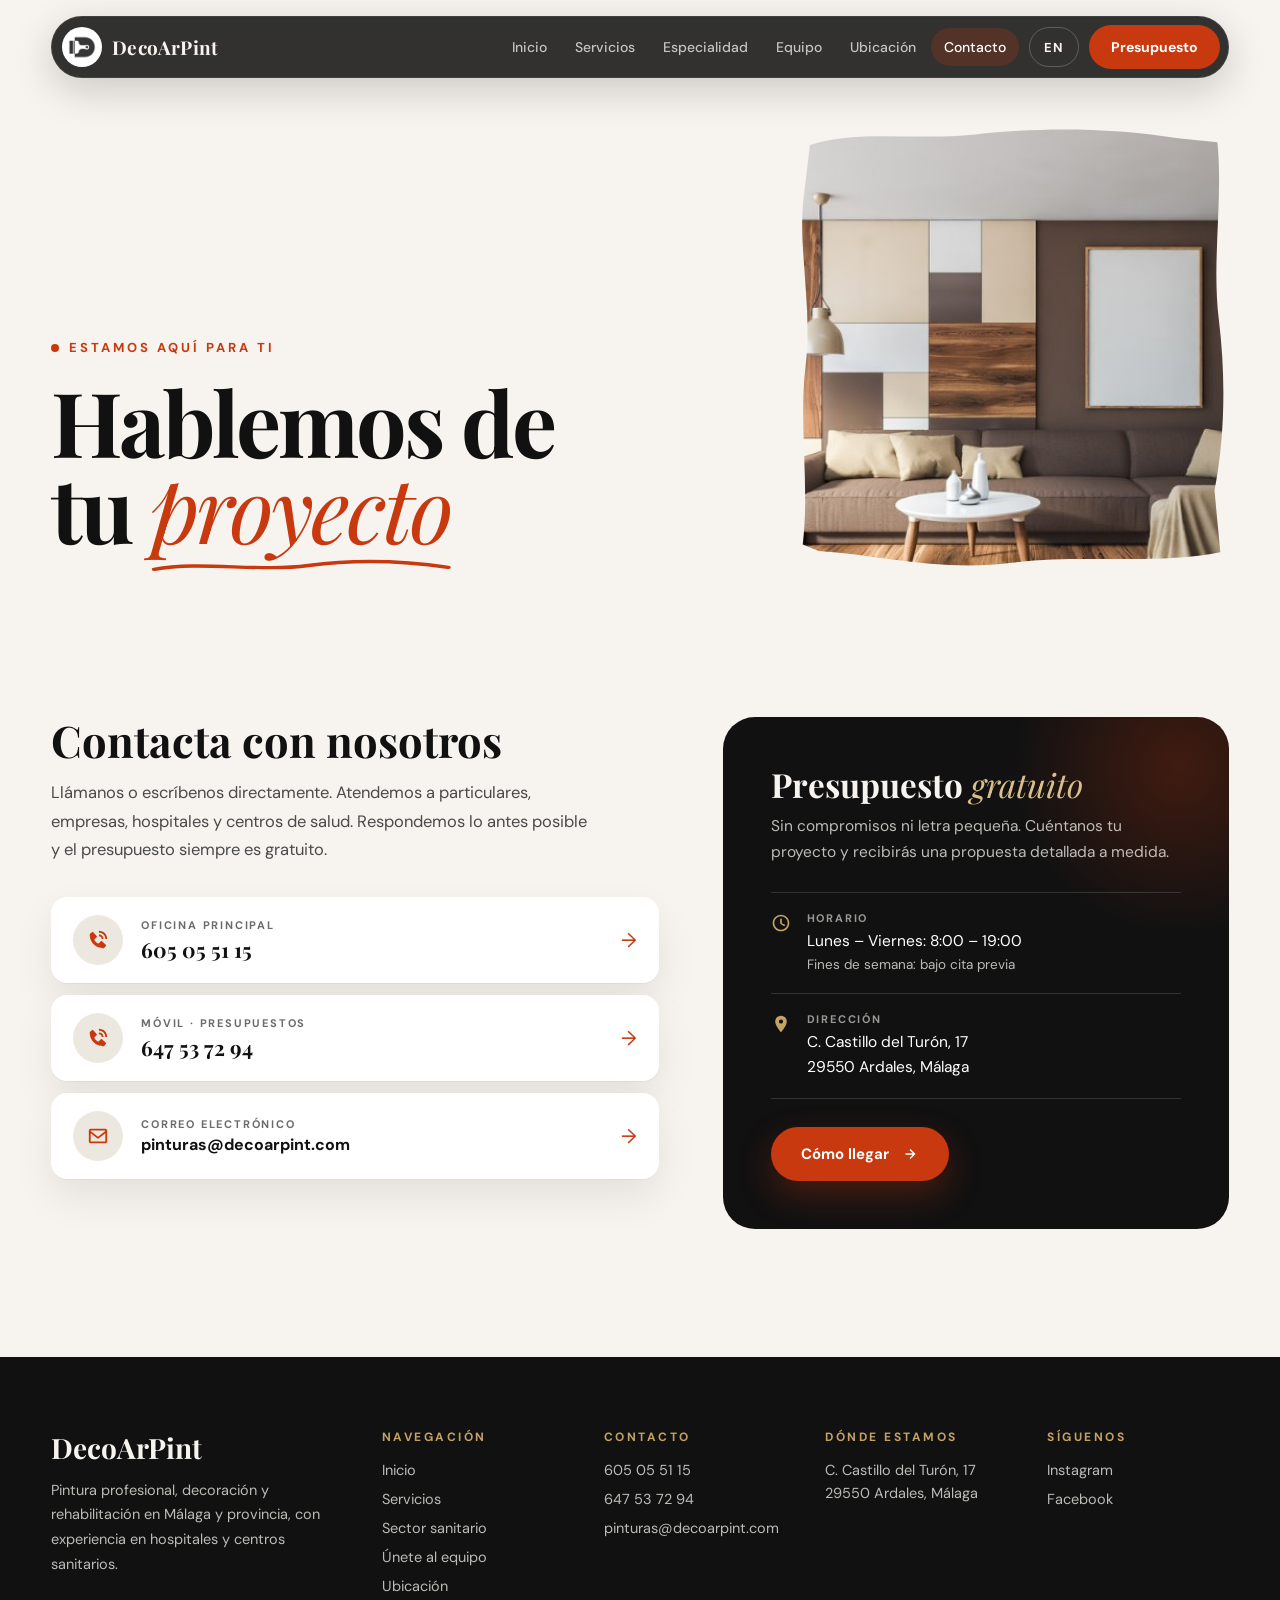
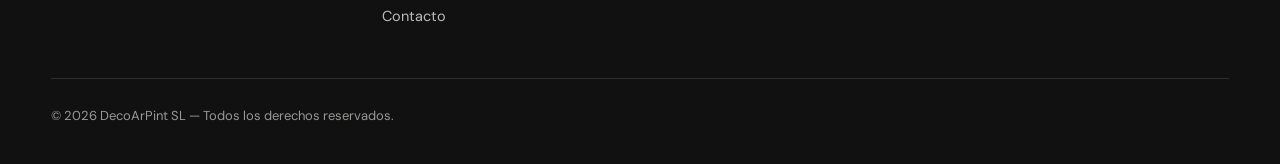
<file: HTML/contacto.html>
<!DOCTYPE html>
<html lang="es">
<head>
  <meta charset="UTF-8" />
  <meta name="viewport" content="width=device-width, initial-scale=1.0" />
  <meta name="description" content="Contacta con DecoArPint — Solicita tu presupuesto gratuito de pintura y rehabilitación en Málaga." />
  <meta name="theme-color" content="#111111" />
  <title>Contacto — DecoArPint</title>
  <link rel="icon" type="image/png" href="../imagenes/logo.png" />
  <link rel="preconnect" href="https://fonts.googleapis.com" />
  <link rel="preconnect" href="https://fonts.gstatic.com" crossorigin />
  <link rel="stylesheet" href="https://fonts.googleapis.com/css2?family=DM+Sans:wght@400;500;600;700&family=Playfair+Display:ital,wght@0,400;0,600;0,700;0,900;1,400;1,700&display=swap" />
  <link rel="stylesheet" href="../css/estilos.css" />
  <script>document.documentElement.classList.add('js');</script>
</head>
<body>

  <!-- LAYOUT:HEADER -->
  <a href="#main" class="skip-link">Saltar al contenido</a>

  <header class="pp-header">
    <div class="pp-bar">
      <a href="index.html" class="pp-logo" aria-label="DecoArPint — Inicio">
        <span class="pp-logo-mark"><img src="../imagenes/logo.png" alt="" width="509" height="472" /></span>
        <span class="pp-logo-name">DecoArPint</span>
      </a>
      <nav class="pp-nav" aria-label="Navegación principal">
        <a href="index.html">Inicio</a>
        <a href="tienda.html">Servicios</a>
        <a href="sanitario.html">Especialidad</a>
        <a href="recursoshumanos.html">Equipo</a>
        <a href="ubicacion.html">Ubicación</a>
        <a href="contacto.html" aria-current="page">Contacto</a>
      </nav>
      <a href="en/contacto.html" class="pp-lang" lang="en" hreflang="en" aria-label="View this page in English">EN</a>
      <a href="contacto.html" class="pp-cta">Presupuesto</a>
      <button class="pp-burger" type="button" aria-label="Abrir menú" aria-expanded="false" aria-controls="ppMenu">
        <span></span><span></span>
      </button>
    </div>
  </header>

  <nav class="pp-menu" id="ppMenu" aria-label="Menú móvil">
    <a href="index.html">Inicio</a>
    <a href="tienda.html">Servicios</a>
    <a href="sanitario.html">Especialidad</a>
    <a href="recursoshumanos.html">Equipo</a>
    <a href="ubicacion.html">Ubicación</a>
    <a href="contacto.html" aria-current="page">Contacto</a>
    <a href="contacto.html" class="pp-menu-cta">Pedir presupuesto →</a>
  </nav>
  <!-- /LAYOUT:HEADER -->

  <main id="main" tabindex="-1">
    <div class="page-hero page-hero--contacto">
      <p class="page-hero-eyebrow">Estamos aquí para ti</p>
      <h1 class="page-hero-title">Hablemos de tu <em>proyecto</em></h1>
    </div>

    <section class="contact-section" aria-label="Datos de contacto">
      <div class="contact-layout">

        <div class="contact-info-block" data-reveal>
          <h2 class="contact-info-title">Contacta con nosotros</h2>
          <p class="contact-info-desc">Llámanos o escríbenos directamente. Atendemos a particulares, empresas, hospitales y centros de salud. Respondemos lo antes posible y el presupuesto siempre es gratuito.</p>

          <div class="contact-cards">
            <a href="tel:+34605055115" class="contact-item">
              <div class="contact-icon" aria-hidden="true">
                <svg xmlns="http://www.w3.org/2000/svg" viewBox="0 0 24 24"><path d="M20 10.999h2C22 5.869 18.127 2 12.99 2v2C17.052 4 20 6.943 20 10.999z"/><path d="M13 8c2.103 0 3 .897 3 3h2c0-3.225-1.775-5-5-5v2zm3.422 5.443a1.001 1.001 0 0 0-1.391.043l-2.393 2.461c-.576-.11-1.734-.471-2.926-1.66-1.192-1.193-1.553-2.354-1.66-2.926l2.459-2.394a1 1 0 0 0 .043-1.391L6.859 3.513a1.001 1.001 0 0 0-1.391-.087l-2.17 1.861a1 1 0 0 0-.29.649c-.015.25-.301 6.172 4.291 10.766C11.305 20.707 16.323 21 17.705 21c.202 0 .326-.006.359-.008a.992.992 0 0 0 .648-.291l1.86-2.171a1 1 0 0 0-.086-1.391l-4.064-3.696z"/></svg>
              </div>
              <div class="contact-text">
                <div class="contact-type">Oficina Principal</div>
                <div class="contact-value">605 05 51 15</div>
              </div>
            </a>

            <a href="tel:+34647537294" class="contact-item">
              <div class="contact-icon" aria-hidden="true">
                <svg xmlns="http://www.w3.org/2000/svg" viewBox="0 0 24 24"><path d="M20 10.999h2C22 5.869 18.127 2 12.99 2v2C17.052 4 20 6.943 20 10.999z"/><path d="M13 8c2.103 0 3 .897 3 3h2c0-3.225-1.775-5-5-5v2zm3.422 5.443a1.001 1.001 0 0 0-1.391.043l-2.393 2.461c-.576-.11-1.734-.471-2.926-1.66-1.192-1.193-1.553-2.354-1.66-2.926l2.459-2.394a1 1 0 0 0 .043-1.391L6.859 3.513a1.001 1.001 0 0 0-1.391-.087l-2.17 1.861a1 1 0 0 0-.29.649c-.015.25-.301 6.172 4.291 10.766C11.305 20.707 16.323 21 17.705 21c.202 0 .326-.006.359-.008a.992.992 0 0 0 .648-.291l1.86-2.171a1 1 0 0 0-.086-1.391l-4.064-3.696z"/></svg>
              </div>
              <div class="contact-text">
                <div class="contact-type">Móvil · Presupuestos</div>
                <div class="contact-value">647 53 72 94</div>
              </div>
            </a>

            <a href="mailto:pinturas@decoarpint.com" class="contact-item">
              <div class="contact-icon" aria-hidden="true">
                <svg xmlns="http://www.w3.org/2000/svg" viewBox="0 0 24 24"><path d="M20 4H4c-1.103 0-2 .897-2 2v12c0 1.103.897 2 2 2h16c1.103 0 2-.897 2-2V6c0-1.103-.897-2-2-2zm0 2v.511l-8 6.223-8-6.222V6h16zM4 18V9.044l7.386 5.745a.994.994 0 0 0 1.228 0L20 9.044 20.002 18H4z"/></svg>
              </div>
              <div class="contact-text">
                <div class="contact-type">Correo electrónico</div>
                <div class="contact-value contact-value--sm">pinturas@decoarpint.com</div>
              </div>
            </a>
          </div>
        </div>

        <aside class="contact-aside" data-reveal="right" data-delay="1" aria-labelledby="aside-title">
          <h2 class="contact-aside-title" id="aside-title">Presupuesto <em>gratuito</em></h2>
          <p class="contact-aside-desc">Sin compromisos ni letra pequeña. Cuéntanos tu proyecto y recibirás una propuesta detallada a medida.</p>

          <div class="aside-detail">
            <svg xmlns="http://www.w3.org/2000/svg" viewBox="0 0 24 24" aria-hidden="true"><path d="M12 2C6.486 2 2 6.486 2 12s4.486 10 10 10 10-4.486 10-10S17.514 2 12 2zm0 18c-4.411 0-8-3.589-8-8s3.589-8 8-8 8 3.589 8 8-3.589 8-8 8z"/><path d="M13 7h-2v6l4.828 2.828 1.414-1.414L13 12.172z"/></svg>
            <div>
              <div class="aside-label">Horario</div>
              <div class="aside-value">Lunes – Viernes: 8:00 – 19:00<small>Fines de semana: bajo cita previa</small></div>
            </div>
          </div>

          <div class="aside-detail">
            <svg xmlns="http://www.w3.org/2000/svg" viewBox="0 0 24 24" aria-hidden="true"><path d="M12 2C8.13 2 5 5.13 5 9c0 5.25 7 13 7 13s7-7.75 7-13c0-3.87-3.13-7-7-7zm0 9.5c-1.38 0-2.5-1.12-2.5-2.5s1.12-2.5 2.5-2.5 2.5 1.12 2.5 2.5-1.12 2.5-2.5 2.5z"/></svg>
            <div>
              <div class="aside-label">Dirección</div>
              <div class="aside-value">C. Castillo del Turón, 17<br>29550 Ardales, Málaga</div>
            </div>
          </div>

          <a href="ubicacion.html" class="btn-primary">
            Cómo llegar
            <svg xmlns="http://www.w3.org/2000/svg" viewBox="0 0 24 24" aria-hidden="true"><path d="m11.293 17.293 1.414 1.414L19.414 12l-6.707-6.707-1.414 1.414L15.586 11H6v2h9.586z"/></svg>
          </a>
        </aside>

      </div>
    </section>
  </main>

  <!-- LAYOUT:FOOTER -->
  <footer class="pp-footer">
    <div class="pp-footer-grid">
      <div>
        <p class="pp-footer-brand">DecoArPint</p>
        <p class="pp-footer-text">Pintura profesional, decoración y rehabilitación en Málaga y provincia, con experiencia en hospitales y centros sanitarios.</p>
      </div>
      <nav aria-label="Navegación del pie de página">
        <p class="pp-footer-title">Navegación</p>
          <a href="index.html">Inicio</a>
          <a href="tienda.html">Servicios</a>
          <a href="sanitario.html">Sector sanitario</a>
          <a href="recursoshumanos.html">Únete al equipo</a>
          <a href="ubicacion.html">Ubicación</a>
          <a href="contacto.html">Contacto</a>
      </nav>
      <div>
        <p class="pp-footer-title">Contacto</p>
        <a href="tel:+34605055115">605 05 51 15</a>
        <a href="tel:+34647537294">647 53 72 94</a>
        <a href="mailto:pinturas@decoarpint.com">pinturas@decoarpint.com</a>
      </div>
      <div>
        <p class="pp-footer-title">Dónde estamos</p>
        <a href="ubicacion.html">C. Castillo del Turón, 17<br>29550 Ardales, Málaga</a>
      </div>
      <div>
        <p class="pp-footer-title">Síguenos</p>
        <a href="https://www.instagram.com/decoarpint_sl/" target="_blank" rel="noopener noreferrer">Instagram <span class="sr-only">(se abre en una pestaña nueva)</span></a>
        <a href="https://www.facebook.com/decoarpint?locale=es_ES" target="_blank" rel="noopener noreferrer">Facebook <span class="sr-only">(se abre en una pestaña nueva)</span></a>
      </div>
    </div>
    <p class="pp-footer-copy">&copy; <span data-year>2026</span> DecoArPint SL — Todos los derechos reservados.</p>
  </footer>
  <!-- /LAYOUT:FOOTER -->

  <script src="../Js/script.js"></script>
</body>
</html>
</file>
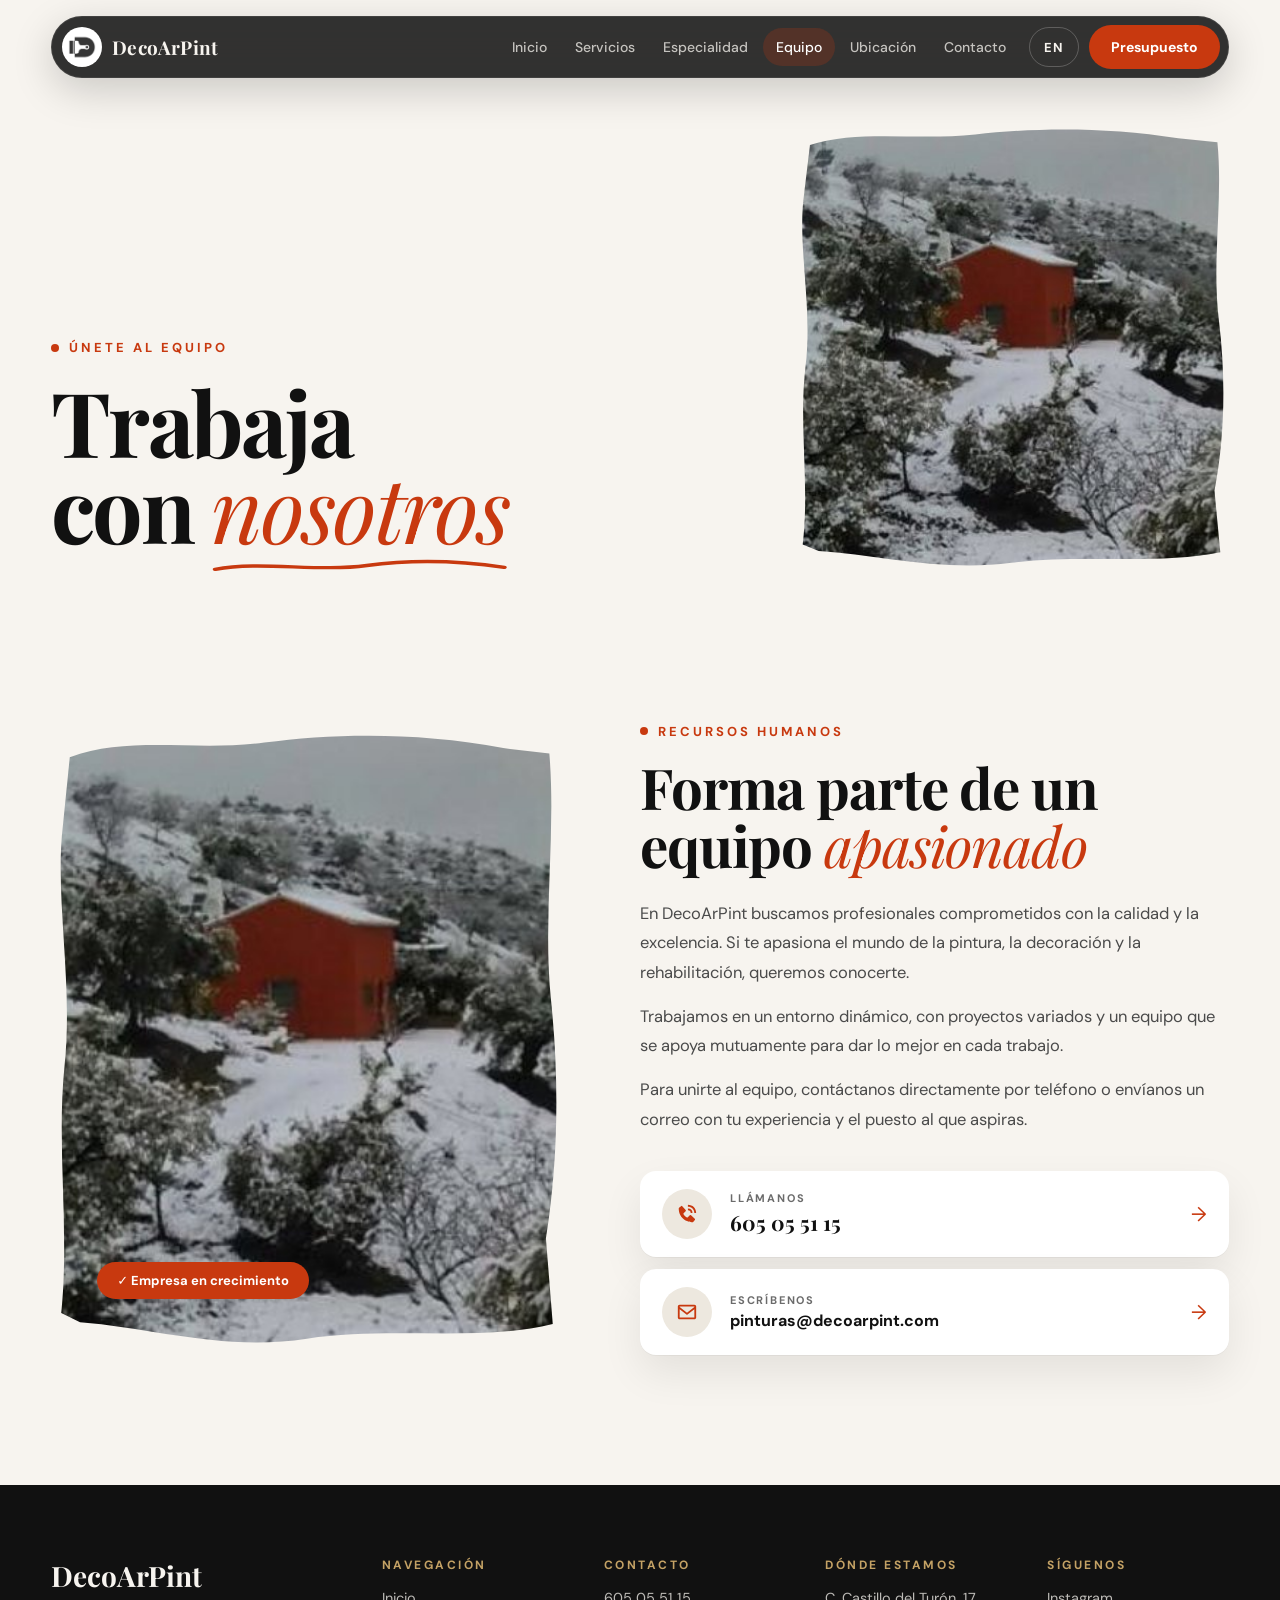
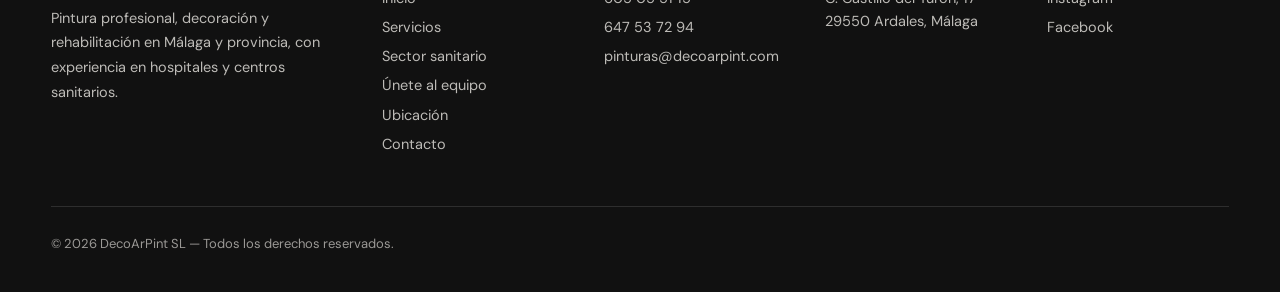
<file: HTML/recursoshumanos.html>
<!DOCTYPE html>
<html lang="es">
<head>
  <meta charset="UTF-8" />
  <meta name="viewport" content="width=device-width, initial-scale=1.0" />
  <meta name="description" content="Únete al equipo de DecoArPint — Empresa de pintura y rehabilitación en Málaga busca profesionales apasionados." />
  <meta name="theme-color" content="#111111" />
  <title>Recursos Humanos — DecoArPint</title>
  <link rel="icon" type="image/png" href="../imagenes/logo.png" />
  <link rel="preconnect" href="https://fonts.googleapis.com" />
  <link rel="preconnect" href="https://fonts.gstatic.com" crossorigin />
  <link rel="stylesheet" href="https://fonts.googleapis.com/css2?family=DM+Sans:wght@400;500;600;700&family=Playfair+Display:ital,wght@0,400;0,600;0,700;0,900;1,400;1,700&display=swap" />
  <link rel="stylesheet" href="../css/estilos.css" />
  <script>document.documentElement.classList.add('js');</script>
</head>
<body>

  <!-- LAYOUT:HEADER -->
  <a href="#main" class="skip-link">Saltar al contenido</a>

  <header class="pp-header">
    <div class="pp-bar">
      <a href="index.html" class="pp-logo" aria-label="DecoArPint — Inicio">
        <span class="pp-logo-mark"><img src="../imagenes/logo.png" alt="" width="509" height="472" /></span>
        <span class="pp-logo-name">DecoArPint</span>
      </a>
      <nav class="pp-nav" aria-label="Navegación principal">
        <a href="index.html">Inicio</a>
        <a href="tienda.html">Servicios</a>
        <a href="sanitario.html">Especialidad</a>
        <a href="recursoshumanos.html" aria-current="page">Equipo</a>
        <a href="ubicacion.html">Ubicación</a>
        <a href="contacto.html">Contacto</a>
      </nav>
      <a href="en/recursoshumanos.html" class="pp-lang" lang="en" hreflang="en" aria-label="View this page in English">EN</a>
      <a href="contacto.html" class="pp-cta">Presupuesto</a>
      <button class="pp-burger" type="button" aria-label="Abrir menú" aria-expanded="false" aria-controls="ppMenu">
        <span></span><span></span>
      </button>
    </div>
  </header>

  <nav class="pp-menu" id="ppMenu" aria-label="Menú móvil">
    <a href="index.html">Inicio</a>
    <a href="tienda.html">Servicios</a>
    <a href="sanitario.html">Especialidad</a>
    <a href="recursoshumanos.html" aria-current="page">Equipo</a>
    <a href="ubicacion.html">Ubicación</a>
    <a href="contacto.html">Contacto</a>
    <a href="contacto.html" class="pp-menu-cta">Pedir presupuesto →</a>
  </nav>
  <!-- /LAYOUT:HEADER -->

  <main id="main" tabindex="-1">
    <div class="page-hero page-hero--equipo">
      <p class="page-hero-eyebrow">Únete al equipo</p>
      <h1 class="page-hero-title">Trabaja con <em>nosotros</em></h1>
    </div>

    <section class="hr-section" aria-labelledby="hr-title">
      <div class="hr-layout">

        <div class="hr-image-wrap" data-reveal="left">
          <img src="../imagenes/premium.png" alt="Profesionales de DecoArPint en acción" width="859" height="438" loading="lazy" decoding="async" />
          <div class="hr-badge">✓ Empresa en crecimiento</div>
        </div>

        <div class="hr-content" data-reveal="right">
          <span class="section-eyebrow">Recursos humanos</span>
          <h2 id="hr-title">Forma parte de un equipo <em>apasionado</em></h2>
          <p>En DecoArPint buscamos profesionales comprometidos con la calidad y la excelencia. Si te apasiona el mundo de la pintura, la decoración y la rehabilitación, queremos conocerte.</p>
          <p>Trabajamos en un entorno dinámico, con proyectos variados y un equipo que se apoya mutuamente para dar lo mejor en cada trabajo.</p>
          <p>Para unirte al equipo, contáctanos directamente por teléfono o envíanos un correo con tu experiencia y el puesto al que aspiras.</p>

          <div class="contact-cards">
            <a href="tel:+34605055115" class="contact-item">
              <div class="contact-icon" aria-hidden="true">
                <svg xmlns="http://www.w3.org/2000/svg" viewBox="0 0 24 24"><path d="M20 10.999h2C22 5.869 18.127 2 12.99 2v2C17.052 4 20 6.943 20 10.999z"/><path d="M13 8c2.103 0 3 .897 3 3h2c0-3.225-1.775-5-5-5v2zm3.422 5.443a1.001 1.001 0 0 0-1.391.043l-2.393 2.461c-.576-.11-1.734-.471-2.926-1.66-1.192-1.193-1.553-2.354-1.66-2.926l2.459-2.394a1 1 0 0 0 .043-1.391L6.859 3.513a1.001 1.001 0 0 0-1.391-.087l-2.17 1.861a1 1 0 0 0-.29.649c-.015.25-.301 6.172 4.291 10.766C11.305 20.707 16.323 21 17.705 21c.202 0 .326-.006.359-.008a.992.992 0 0 0 .648-.291l1.86-2.171a1 1 0 0 0-.086-1.391l-4.064-3.696z"/></svg>
              </div>
              <div class="contact-text">
                <div class="contact-type">Llámanos</div>
                <div class="contact-value">605 05 51 15</div>
              </div>
            </a>
            <a href="mailto:pinturas@decoarpint.com" class="contact-item">
              <div class="contact-icon" aria-hidden="true">
                <svg xmlns="http://www.w3.org/2000/svg" viewBox="0 0 24 24"><path d="M20 4H4c-1.103 0-2 .897-2 2v12c0 1.103.897 2 2 2h16c1.103 0 2-.897 2-2V6c0-1.103-.897-2-2-2zm0 2v.511l-8 6.223-8-6.222V6h16zM4 18V9.044l7.386 5.745a.994.994 0 0 0 1.228 0L20 9.044 20.002 18H4z"/></svg>
              </div>
              <div class="contact-text">
                <div class="contact-type">Escríbenos</div>
                <div class="contact-value contact-value--sm">pinturas@decoarpint.com</div>
              </div>
            </a>
          </div>
        </div>

      </div>
    </section>
  </main>

  <!-- LAYOUT:FOOTER -->
  <footer class="pp-footer">
    <div class="pp-footer-grid">
      <div>
        <p class="pp-footer-brand">DecoArPint</p>
        <p class="pp-footer-text">Pintura profesional, decoración y rehabilitación en Málaga y provincia, con experiencia en hospitales y centros sanitarios.</p>
      </div>
      <nav aria-label="Navegación del pie de página">
        <p class="pp-footer-title">Navegación</p>
          <a href="index.html">Inicio</a>
          <a href="tienda.html">Servicios</a>
          <a href="sanitario.html">Sector sanitario</a>
          <a href="recursoshumanos.html">Únete al equipo</a>
          <a href="ubicacion.html">Ubicación</a>
          <a href="contacto.html">Contacto</a>
      </nav>
      <div>
        <p class="pp-footer-title">Contacto</p>
        <a href="tel:+34605055115">605 05 51 15</a>
        <a href="tel:+34647537294">647 53 72 94</a>
        <a href="mailto:pinturas@decoarpint.com">pinturas@decoarpint.com</a>
      </div>
      <div>
        <p class="pp-footer-title">Dónde estamos</p>
        <a href="ubicacion.html">C. Castillo del Turón, 17<br>29550 Ardales, Málaga</a>
      </div>
      <div>
        <p class="pp-footer-title">Síguenos</p>
        <a href="https://www.instagram.com/decoarpint_sl/" target="_blank" rel="noopener noreferrer">Instagram <span class="sr-only">(se abre en una pestaña nueva)</span></a>
        <a href="https://www.facebook.com/decoarpint?locale=es_ES" target="_blank" rel="noopener noreferrer">Facebook <span class="sr-only">(se abre en una pestaña nueva)</span></a>
      </div>
    </div>
    <p class="pp-footer-copy">&copy; <span data-year>2026</span> DecoArPint SL — Todos los derechos reservados.</p>
  </footer>
  <!-- /LAYOUT:FOOTER -->

  <script src="../Js/script.js"></script>
</body>
</html>
</file>
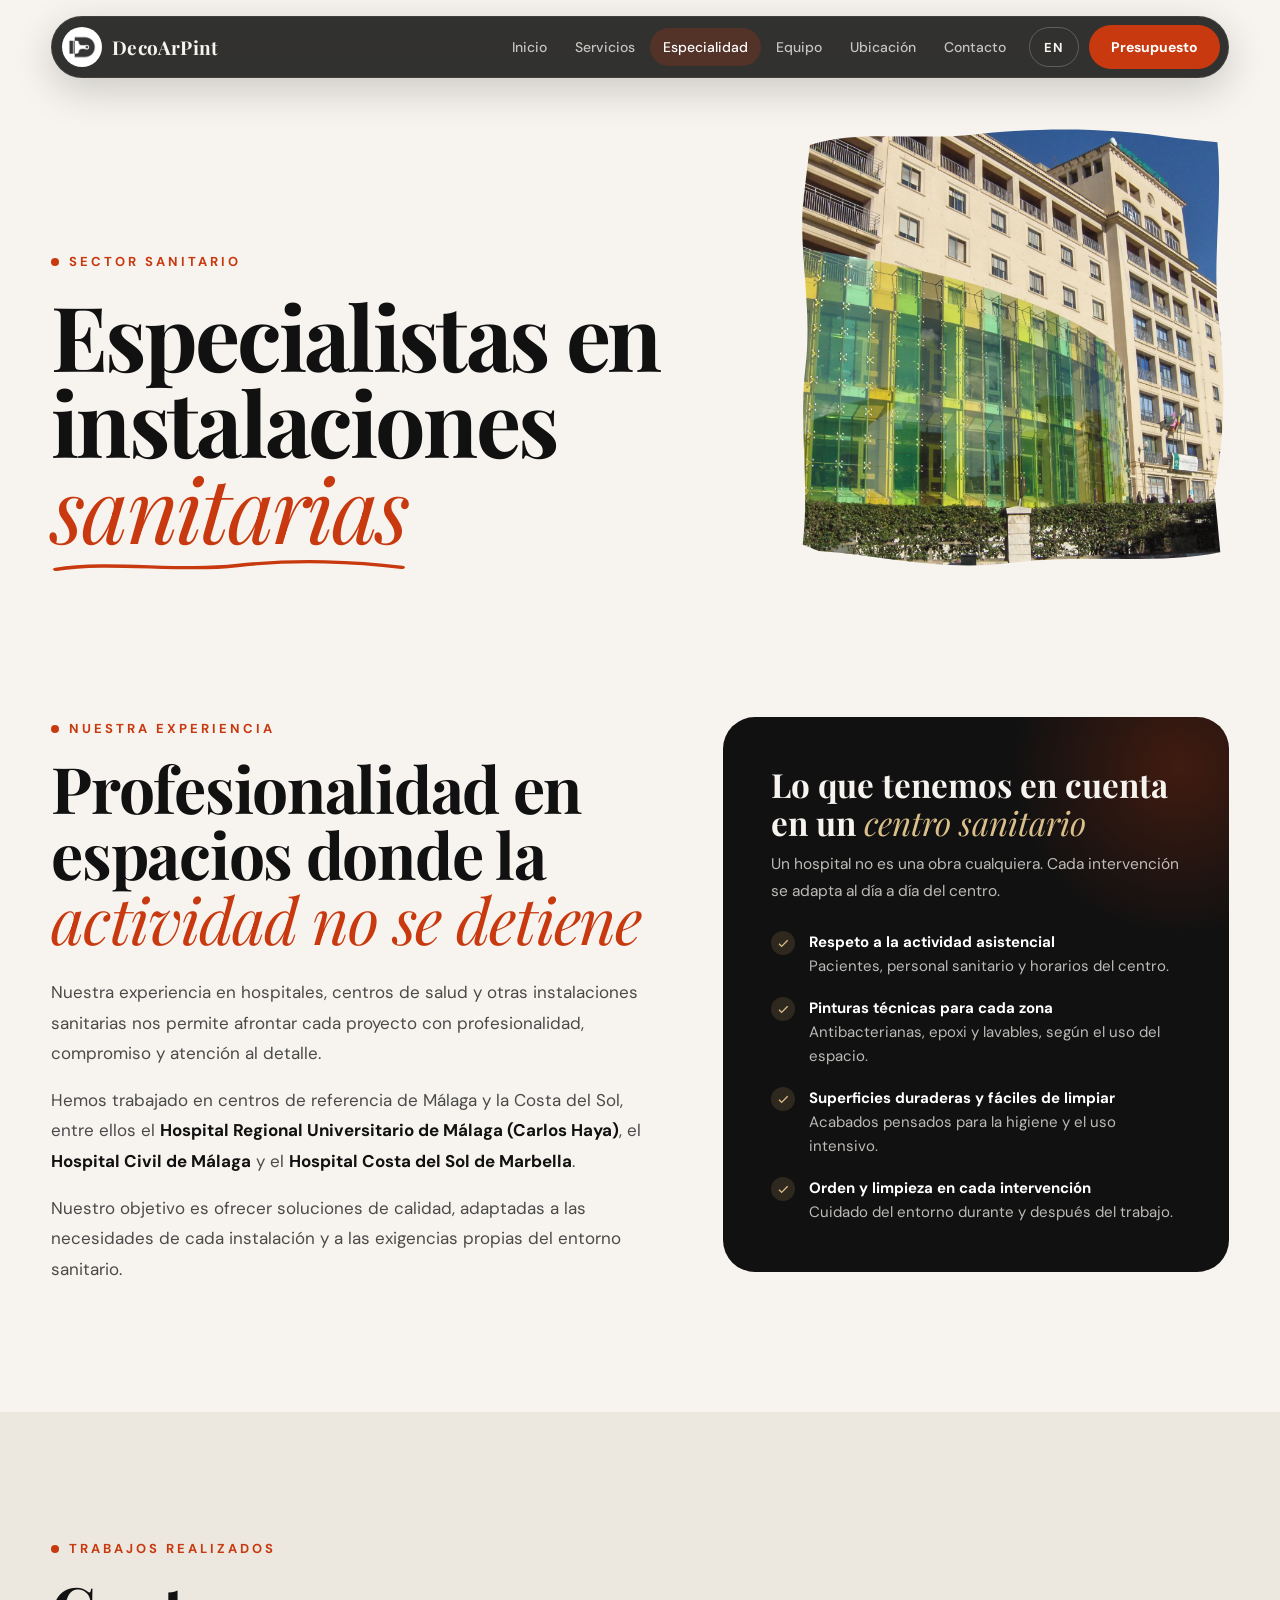
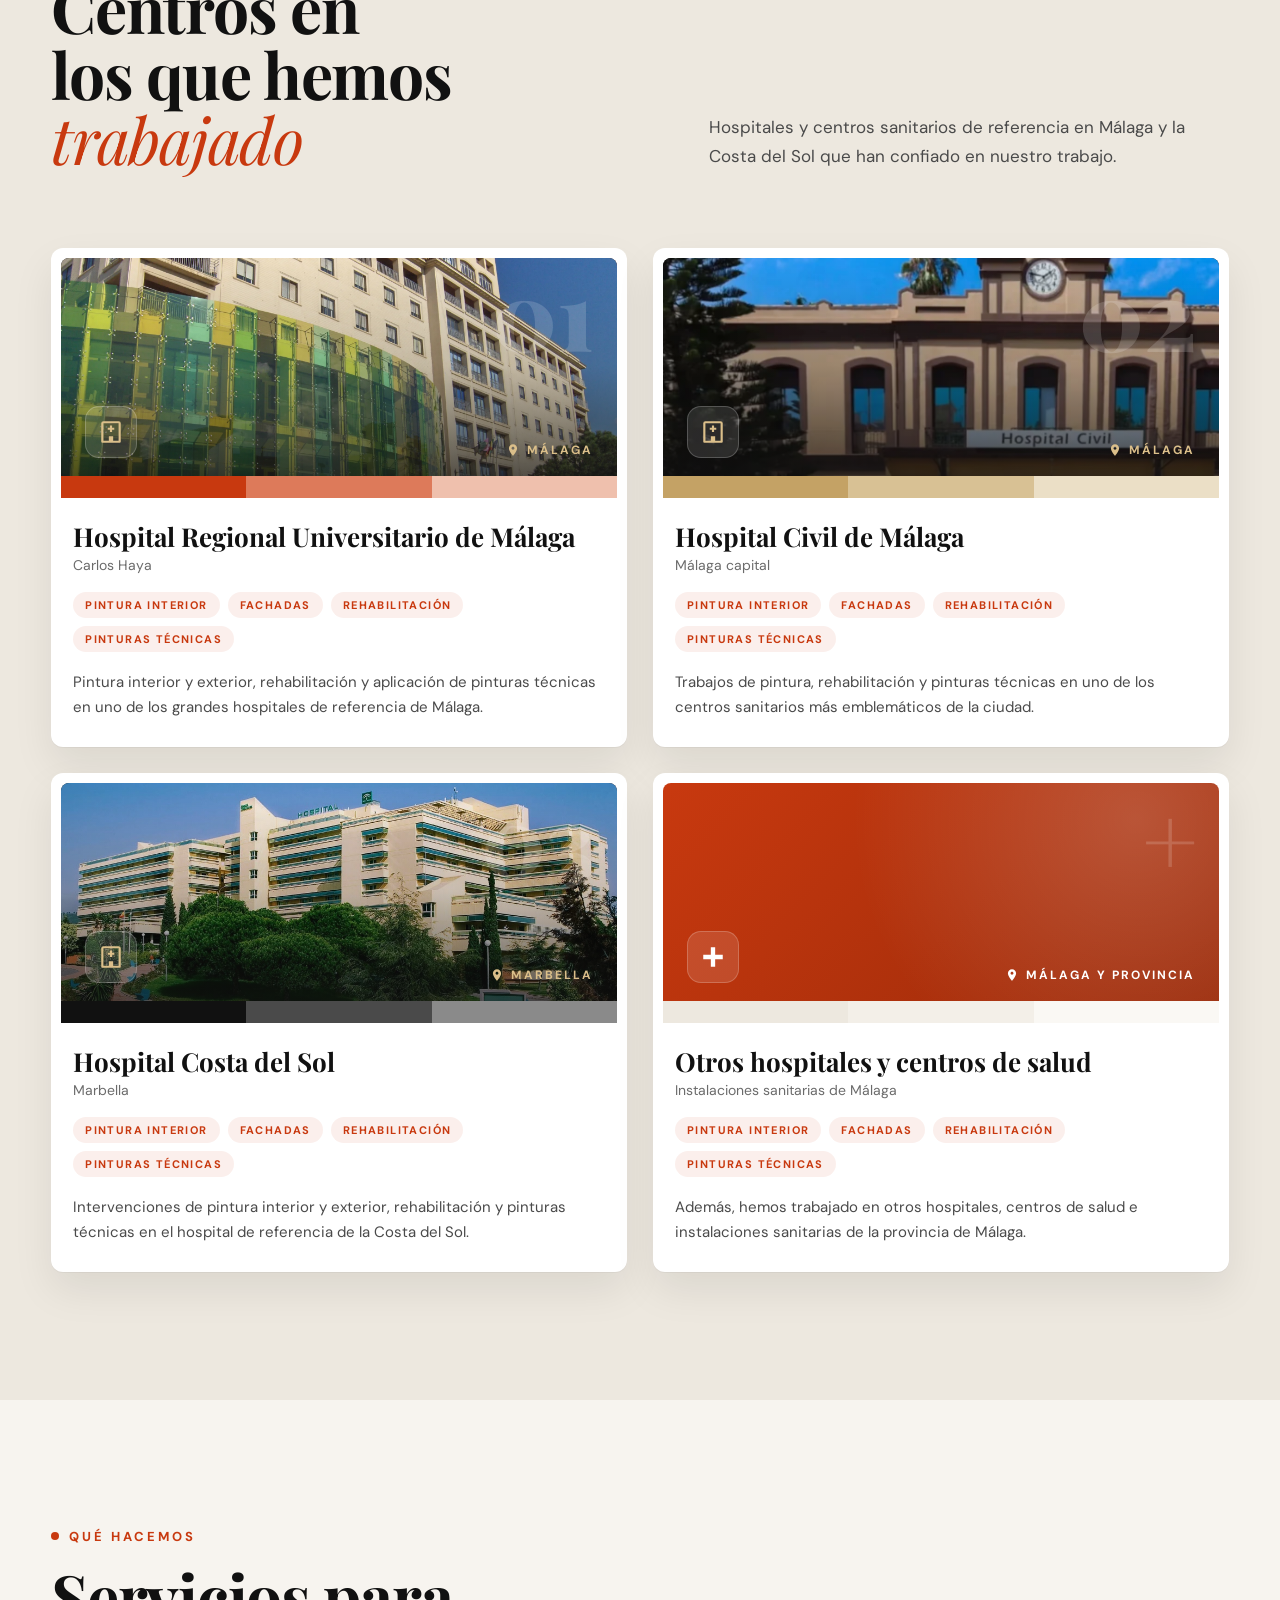
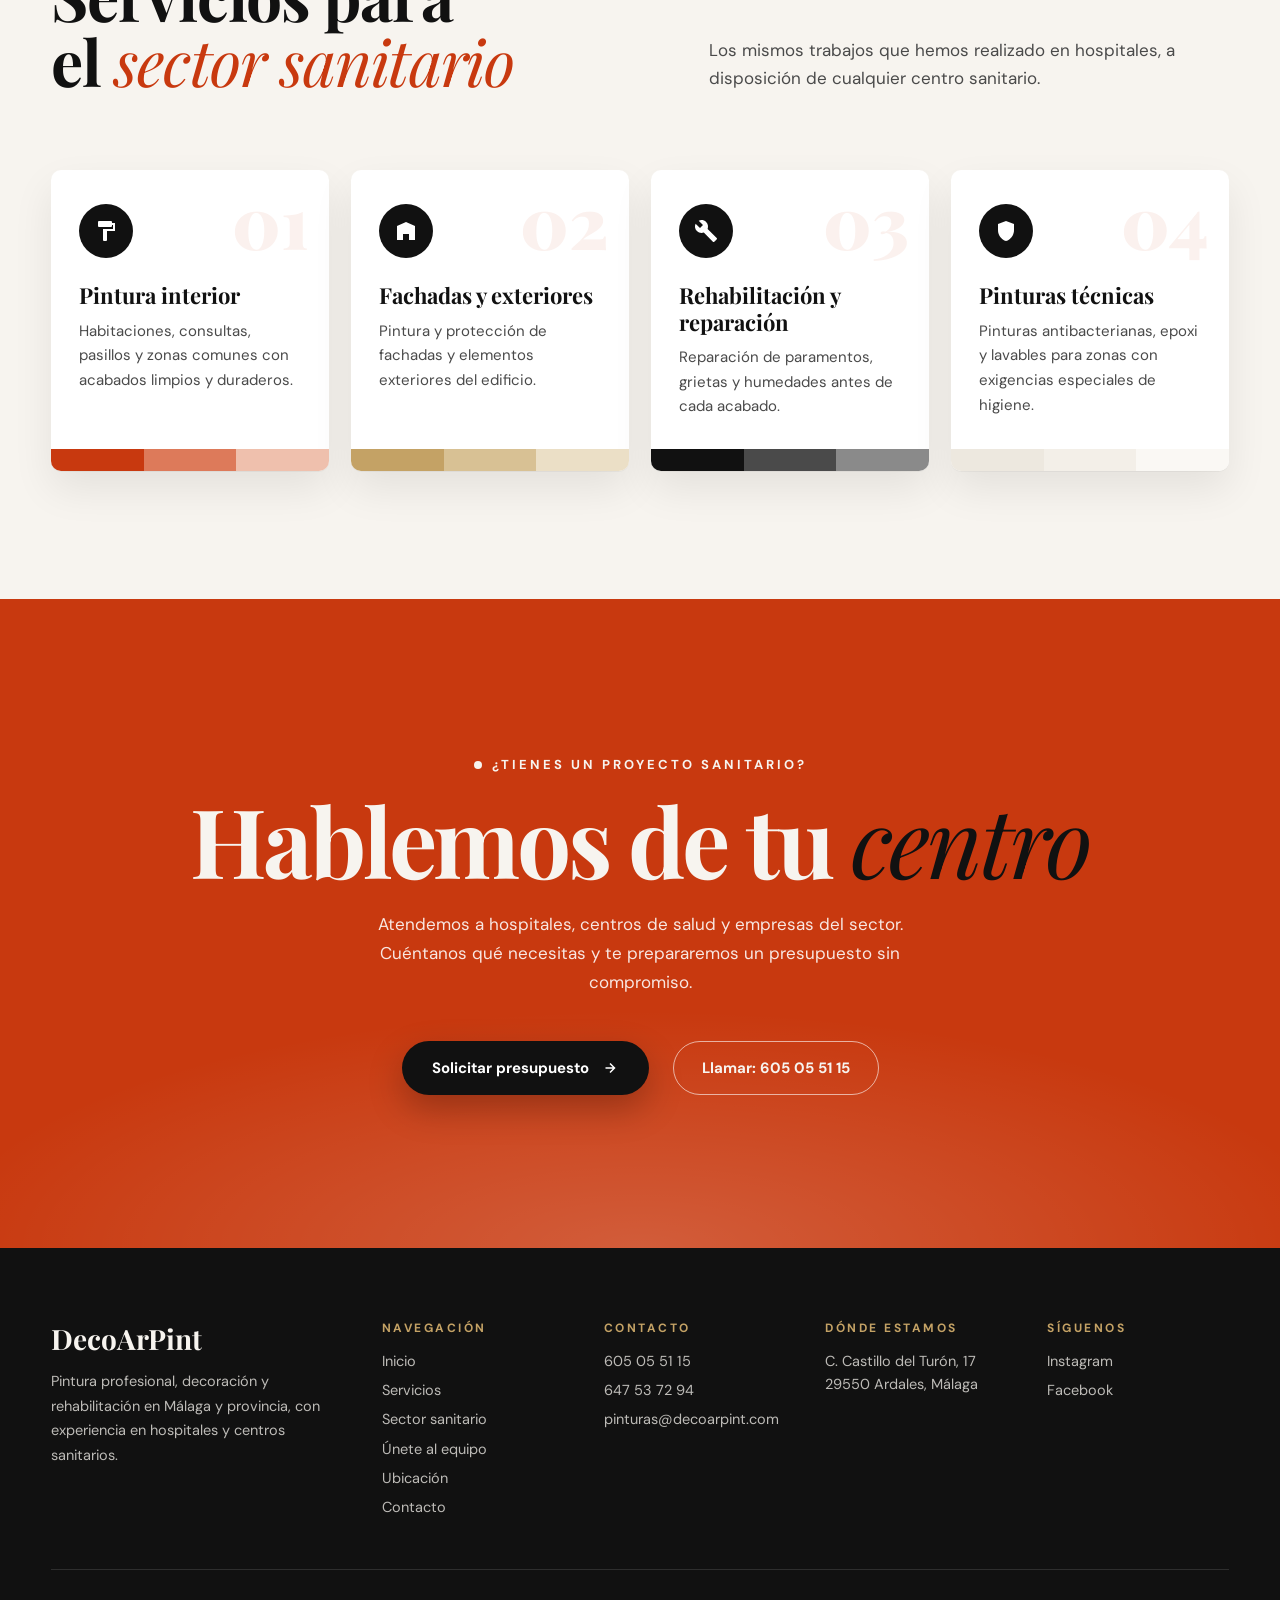
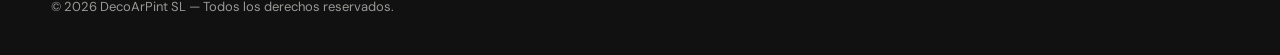
<file: HTML/sanitario.html>
<!DOCTYPE html>
<html lang="es">
<head>
  <meta charset="UTF-8" />
  <meta name="viewport" content="width=device-width, initial-scale=1.0" />
  <meta name="description" content="DecoArPint — Pintura, rehabilitación y pinturas técnicas para hospitales y centros sanitarios en Málaga y la Costa del Sol. Experiencia en el Hospital Regional Universitario de Málaga, el Hospital Civil y el Hospital Costa del Sol." />
  <meta name="theme-color" content="#111111" />
  <title>Sector sanitario — DecoArPint</title>
  <link rel="icon" type="image/png" href="../imagenes/logo.png" />
  <link rel="preconnect" href="https://fonts.googleapis.com" />
  <link rel="preconnect" href="https://fonts.gstatic.com" crossorigin />
  <link rel="stylesheet" href="https://fonts.googleapis.com/css2?family=DM+Sans:wght@400;500;600;700&family=Playfair+Display:ital,wght@0,400;0,600;0,700;0,900;1,400;1,700&display=swap" />
  <link rel="stylesheet" href="../css/estilos.css" />
  <script>document.documentElement.classList.add('js');</script>
</head>
<body>

  <!-- LAYOUT:HEADER -->
  <a href="#main" class="skip-link">Saltar al contenido</a>

  <header class="pp-header">
    <div class="pp-bar">
      <a href="index.html" class="pp-logo" aria-label="DecoArPint — Inicio">
        <span class="pp-logo-mark"><img src="../imagenes/logo.png" alt="" width="509" height="472" /></span>
        <span class="pp-logo-name">DecoArPint</span>
      </a>
      <nav class="pp-nav" aria-label="Navegación principal">
        <a href="index.html">Inicio</a>
        <a href="tienda.html">Servicios</a>
        <a href="sanitario.html" aria-current="page">Especialidad</a>
        <a href="recursoshumanos.html">Equipo</a>
        <a href="ubicacion.html">Ubicación</a>
        <a href="contacto.html">Contacto</a>
      </nav>
      <a href="en/sanitario.html" class="pp-lang" lang="en" hreflang="en" aria-label="View this page in English">EN</a>
      <a href="contacto.html" class="pp-cta">Presupuesto</a>
      <button class="pp-burger" type="button" aria-label="Abrir menú" aria-expanded="false" aria-controls="ppMenu">
        <span></span><span></span>
      </button>
    </div>
  </header>

  <nav class="pp-menu" id="ppMenu" aria-label="Menú móvil">
    <a href="index.html">Inicio</a>
    <a href="tienda.html">Servicios</a>
    <a href="sanitario.html" aria-current="page">Especialidad</a>
    <a href="recursoshumanos.html">Equipo</a>
    <a href="ubicacion.html">Ubicación</a>
    <a href="contacto.html">Contacto</a>
    <a href="contacto.html" class="pp-menu-cta">Pedir presupuesto →</a>
  </nav>
  <!-- /LAYOUT:HEADER -->

  <main id="main" tabindex="-1">
    <div class="page-hero page-hero--sanitario">
      <p class="page-hero-eyebrow">Sector sanitario</p>
      <h1 class="page-hero-title">Especialistas en instalaciones <em>sanitarias</em></h1>
    </div>

    <!-- ════════════════════════════════════════
         EXPERIENCIA
    ════════════════════════════════════════ -->
    <section class="health-intro" aria-labelledby="intro-title">
      <div class="health-intro-layout">

        <div class="prose" data-reveal="left">
          <span class="section-eyebrow">Nuestra experiencia</span>
          <h2 class="section-title" id="intro-title">Profesionalidad en espacios donde la <em>actividad no se detiene</em></h2>
          <p>Nuestra experiencia en hospitales, centros de salud y otras instalaciones sanitarias nos permite afrontar cada proyecto con profesionalidad, compromiso y atención al detalle.</p>
          <p>Hemos trabajado en centros de referencia de Málaga y la Costa del Sol, entre ellos el <strong>Hospital Regional Universitario de Málaga (Carlos Haya)</strong>, el <strong>Hospital Civil de Málaga</strong> y el <strong>Hospital Costa del Sol de Marbella</strong>.</p>
          <p>Nuestro objetivo es ofrecer soluciones de calidad, adaptadas a las necesidades de cada instalación y a las exigencias propias del entorno sanitario.</p>
        </div>

        <aside class="contact-aside" data-reveal="right" data-delay="1" aria-labelledby="reqs-title">
          <h2 class="contact-aside-title" id="reqs-title">Lo que tenemos en cuenta en un <em>centro sanitario</em></h2>
          <p class="contact-aside-desc">Un hospital no es una obra cualquiera. Cada intervención se adapta al día a día del centro.</p>
          <ul class="check-list">
            <li><span><strong>Respeto a la actividad asistencial</strong>Pacientes, personal sanitario y horarios del centro.</span></li>
            <li><span><strong>Pinturas técnicas para cada zona</strong>Antibacterianas, epoxi y lavables, según el uso del espacio.</span></li>
            <li><span><strong>Superficies duraderas y fáciles de limpiar</strong>Acabados pensados para la higiene y el uso intensivo.</span></li>
            <li><span><strong>Orden y limpieza en cada intervención</strong>Cuidado del entorno durante y después del trabajo.</span></li>
          </ul>
        </aside>

      </div>
    </section>

    <!-- ════════════════════════════════════════
         PROYECTOS
    ════════════════════════════════════════ -->
    <section class="projects-section" id="proyectos" aria-labelledby="projects-title">
      <div class="projects-inner">
        <div class="section-header">
          <span class="section-eyebrow" data-reveal>Trabajos realizados</span>
          <h2 class="section-title" id="projects-title" data-reveal data-delay="1">Centros en los que hemos <em>trabajado</em></h2>
          <p class="section-desc" data-reveal data-delay="2">Hospitales y centros sanitarios de referencia en Málaga y la Costa del Sol que han confiado en nuestro trabajo.</p>
        </div>

        <ul class="projects-grid" role="list">

          <li class="project-card" data-reveal data-delay="1">
            <div class="project-media project-media--photo">
              <img src="../imagenes/hospital-carlos-haya.webp" alt="Fachada del Hospital Regional Universitario de Málaga (Carlos Haya)" loading="lazy" decoding="async" />
              <span class="project-number" aria-hidden="true">01</span>
              <div class="project-media-icon" aria-hidden="true">
                <svg xmlns="http://www.w3.org/2000/svg" viewBox="0 0 24 24"><path fill-rule="evenodd" d="M5 2h14a2 2 0 0 1 2 2v17a1 1 0 0 1-1 1H4a1 1 0 0 1-1-1V4a2 2 0 0 1 2-2zm0 2v16h5v-4h4v4h5V4H5zm6 2h2v2h2v2h-2v2h-2v-2H9V8h2V6z"/></svg>
              </div>
              <span class="project-location">
                <svg xmlns="http://www.w3.org/2000/svg" viewBox="0 0 24 24" aria-hidden="true"><path d="M12 2C8.13 2 5 5.13 5 9c0 5.25 7 13 7 13s7-7.75 7-13c0-3.87-3.13-7-7-7zm0 9.5c-1.38 0-2.5-1.12-2.5-2.5s1.12-2.5 2.5-2.5 2.5 1.12 2.5 2.5-1.12 2.5-2.5 2.5z"/></svg>
                Málaga
              </span>
            </div>
            <div class="project-body">
              <h3 class="project-name">Hospital Regional Universitario de Málaga</h3>
              <p class="project-alias">Carlos Haya</p>
              <ul class="tag-list" aria-label="Trabajos realizados">
                <li>Pintura interior</li>
                <li>Fachadas</li>
                <li>Rehabilitación</li>
                <li>Pinturas técnicas</li>
              </ul>
              <p class="project-desc">Pintura interior y exterior, rehabilitación y aplicación de pinturas técnicas en uno de los grandes hospitales de referencia de Málaga.</p>
            </div>
          </li>

          <li class="project-card" data-reveal data-delay="2">
            <div class="project-media project-media--photo">
              <img src="../imagenes/hospital-civil.webp" alt="Fachada del Hospital Civil de Málaga" loading="lazy" decoding="async" />
              <span class="project-number" aria-hidden="true">02</span>
              <div class="project-media-icon" aria-hidden="true">
                <svg xmlns="http://www.w3.org/2000/svg" viewBox="0 0 24 24"><path fill-rule="evenodd" d="M5 2h14a2 2 0 0 1 2 2v17a1 1 0 0 1-1 1H4a1 1 0 0 1-1-1V4a2 2 0 0 1 2-2zm0 2v16h5v-4h4v4h5V4H5zm6 2h2v2h2v2h-2v2h-2v-2H9V8h2V6z"/></svg>
              </div>
              <span class="project-location">
                <svg xmlns="http://www.w3.org/2000/svg" viewBox="0 0 24 24" aria-hidden="true"><path d="M12 2C8.13 2 5 5.13 5 9c0 5.25 7 13 7 13s7-7.75 7-13c0-3.87-3.13-7-7-7zm0 9.5c-1.38 0-2.5-1.12-2.5-2.5s1.12-2.5 2.5-2.5 2.5 1.12 2.5 2.5-1.12 2.5-2.5 2.5z"/></svg>
                Málaga
              </span>
            </div>
            <div class="project-body">
              <h3 class="project-name">Hospital Civil de Málaga</h3>
              <p class="project-alias">Málaga capital</p>
              <ul class="tag-list" aria-label="Trabajos realizados">
                <li>Pintura interior</li>
                <li>Fachadas</li>
                <li>Rehabilitación</li>
                <li>Pinturas técnicas</li>
              </ul>
              <p class="project-desc">Trabajos de pintura, rehabilitación y pinturas técnicas en uno de los centros sanitarios más emblemáticos de la ciudad.</p>
            </div>
          </li>

          <li class="project-card" data-reveal data-delay="1">
            <div class="project-media project-media--photo">
              <img src="../imagenes/hospital-costa-del-sol.webp" alt="Edificio y jardines del Hospital Costa del Sol de Marbella" loading="lazy" decoding="async" />
              <span class="project-number" aria-hidden="true">03</span>
              <div class="project-media-icon" aria-hidden="true">
                <svg xmlns="http://www.w3.org/2000/svg" viewBox="0 0 24 24"><path fill-rule="evenodd" d="M5 2h14a2 2 0 0 1 2 2v17a1 1 0 0 1-1 1H4a1 1 0 0 1-1-1V4a2 2 0 0 1 2-2zm0 2v16h5v-4h4v4h5V4H5zm6 2h2v2h2v2h-2v2h-2v-2H9V8h2V6z"/></svg>
              </div>
              <span class="project-location">
                <svg xmlns="http://www.w3.org/2000/svg" viewBox="0 0 24 24" aria-hidden="true"><path d="M12 2C8.13 2 5 5.13 5 9c0 5.25 7 13 7 13s7-7.75 7-13c0-3.87-3.13-7-7-7zm0 9.5c-1.38 0-2.5-1.12-2.5-2.5s1.12-2.5 2.5-2.5 2.5 1.12 2.5 2.5-1.12 2.5-2.5 2.5z"/></svg>
                Marbella
              </span>
            </div>
            <div class="project-body">
              <h3 class="project-name">Hospital Costa del Sol</h3>
              <p class="project-alias">Marbella</p>
              <ul class="tag-list" aria-label="Trabajos realizados">
                <li>Pintura interior</li>
                <li>Fachadas</li>
                <li>Rehabilitación</li>
                <li>Pinturas técnicas</li>
              </ul>
              <p class="project-desc">Intervenciones de pintura interior y exterior, rehabilitación y pinturas técnicas en el hospital de referencia de la Costa del Sol.</p>
            </div>
          </li>

          <li class="project-card project-card--more" data-reveal data-delay="2">
            <div class="project-media">
              <span class="project-number" aria-hidden="true">+</span>
              <div class="project-media-icon" aria-hidden="true">
                <svg xmlns="http://www.w3.org/2000/svg" viewBox="0 0 24 24"><path d="M10 3h4v7h7v4h-7v7h-4v-7H3v-4h7z"/></svg>
              </div>
              <span class="project-location">
                <svg xmlns="http://www.w3.org/2000/svg" viewBox="0 0 24 24" aria-hidden="true"><path d="M12 2C8.13 2 5 5.13 5 9c0 5.25 7 13 7 13s7-7.75 7-13c0-3.87-3.13-7-7-7zm0 9.5c-1.38 0-2.5-1.12-2.5-2.5s1.12-2.5 2.5-2.5 2.5 1.12 2.5 2.5-1.12 2.5-2.5 2.5z"/></svg>
                Málaga y provincia
              </span>
            </div>
            <div class="project-body">
              <h3 class="project-name">Otros hospitales y centros de salud</h3>
              <p class="project-alias">Instalaciones sanitarias de Málaga</p>
              <ul class="tag-list" aria-label="Trabajos realizados">
                <li>Pintura interior</li>
                <li>Fachadas</li>
                <li>Rehabilitación</li>
                <li>Pinturas técnicas</li>
              </ul>
              <p class="project-desc">Además, hemos trabajado en otros hospitales, centros de salud e instalaciones sanitarias de la provincia de Málaga.</p>
            </div>
          </li>

        </ul>
      </div>
    </section>

    <!-- ════════════════════════════════════════
         SERVICIOS PARA EL SECTOR SANITARIO
    ════════════════════════════════════════ -->
    <section class="features-section" aria-labelledby="services-title">
      <div class="section-header">
        <span class="section-eyebrow" data-reveal>Qué hacemos</span>
        <h2 class="section-title" id="services-title" data-reveal data-delay="1">Servicios para el <em>sector sanitario</em></h2>
        <p class="section-desc" data-reveal data-delay="2">Los mismos trabajos que hemos realizado en hospitales, a disposición de cualquier centro sanitario.</p>
      </div>

      <div class="features-grid features-grid--4">

        <div class="feature-card" data-reveal data-delay="1">
          <span class="feature-number" aria-hidden="true">01</span>
          <div class="feature-icon-wrap" aria-hidden="true">
            <svg xmlns="http://www.w3.org/2000/svg" viewBox="0 0 24 24"><path d="M18 4V3a1 1 0 0 0-1-1H5a1 1 0 0 0-1 1v4a1 1 0 0 0 1 1h12a1 1 0 0 0 1-1V6h1v4H9v11a1 1 0 0 0 1 1h2a1 1 0 0 0 1-1v-9h8V4h-3z"/></svg>
          </div>
          <h3>Pintura interior</h3>
          <p>Habitaciones, consultas, pasillos y zonas comunes con acabados limpios y duraderos.</p>
        </div>

        <div class="feature-card" data-reveal data-delay="2">
          <span class="feature-number" aria-hidden="true">02</span>
          <div class="feature-icon-wrap" aria-hidden="true">
            <svg xmlns="http://www.w3.org/2000/svg" viewBox="0 0 24 24"><path d="M3 21V7l9-4 9 4v14h-6v-6H9v6H3z"/></svg>
          </div>
          <h3>Fachadas y exteriores</h3>
          <p>Pintura y protección de fachadas y elementos exteriores del edificio.</p>
        </div>

        <div class="feature-card" data-reveal data-delay="3">
          <span class="feature-number" aria-hidden="true">03</span>
          <div class="feature-icon-wrap" aria-hidden="true">
            <svg xmlns="http://www.w3.org/2000/svg" viewBox="0 0 24 24"><path d="M22.7 19l-9.1-9.1c.9-2.3.4-5-1.5-6.9-2-2-5-2.4-7.4-1.3L9 6 6 9 1.6 4.7C.4 7.1.9 10.1 2.9 12.1c1.9 1.9 4.6 2.4 6.9 1.5l9.1 9.1c.4.4 1 .4 1.4 0l2.3-2.3c.5-.4.5-1.1.1-1.4z"/></svg>
          </div>
          <h3>Rehabilitación y reparación</h3>
          <p>Reparación de paramentos, grietas y humedades antes de cada acabado.</p>
        </div>

        <div class="feature-card" data-reveal data-delay="4">
          <span class="feature-number" aria-hidden="true">04</span>
          <div class="feature-icon-wrap" aria-hidden="true">
            <svg xmlns="http://www.w3.org/2000/svg" viewBox="0 0 24 24"><path d="M12 2 4 5v6c0 5.25 3.4 9.74 8 11 4.6-1.26 8-5.75 8-11V5l-8-3z"/></svg>
          </div>
          <h3>Pinturas técnicas</h3>
          <p>Pinturas antibacterianas, epoxi y lavables para zonas con exigencias especiales de higiene.</p>
        </div>

      </div>
    </section>

    <!-- CTA -->
    <section class="cta-banner cta-banner--compact" data-reveal="scale" aria-labelledby="cta-title">
      <div class="cta-content">
        <span class="section-eyebrow">¿Tienes un proyecto sanitario?</span>
        <h2 class="section-title" id="cta-title">Hablemos de tu <em>centro</em></h2>
        <p>Atendemos a hospitales, centros de salud y empresas del sector. Cuéntanos qué necesitas y te prepararemos un presupuesto sin compromiso.</p>
      </div>
      <div class="cta-actions">
        <a href="contacto.html" class="btn-primary">
          Solicitar presupuesto
          <svg xmlns="http://www.w3.org/2000/svg" viewBox="0 0 24 24" aria-hidden="true"><path d="m11.293 17.293 1.414 1.414L19.414 12l-6.707-6.707-1.414 1.414L15.586 11H6v2h9.586z"/></svg>
        </a>
        <a href="tel:+34605055115" class="btn-outline">Llamar: 605 05 51 15</a>
      </div>
    </section>
  </main>

  <!-- LAYOUT:FOOTER -->
  <footer class="pp-footer">
    <div class="pp-footer-grid">
      <div>
        <p class="pp-footer-brand">DecoArPint</p>
        <p class="pp-footer-text">Pintura profesional, decoración y rehabilitación en Málaga y provincia, con experiencia en hospitales y centros sanitarios.</p>
      </div>
      <nav aria-label="Navegación del pie de página">
        <p class="pp-footer-title">Navegación</p>
          <a href="index.html">Inicio</a>
          <a href="tienda.html">Servicios</a>
          <a href="sanitario.html">Sector sanitario</a>
          <a href="recursoshumanos.html">Únete al equipo</a>
          <a href="ubicacion.html">Ubicación</a>
          <a href="contacto.html">Contacto</a>
      </nav>
      <div>
        <p class="pp-footer-title">Contacto</p>
        <a href="tel:+34605055115">605 05 51 15</a>
        <a href="tel:+34647537294">647 53 72 94</a>
        <a href="mailto:pinturas@decoarpint.com">pinturas@decoarpint.com</a>
      </div>
      <div>
        <p class="pp-footer-title">Dónde estamos</p>
        <a href="ubicacion.html">C. Castillo del Turón, 17<br>29550 Ardales, Málaga</a>
      </div>
      <div>
        <p class="pp-footer-title">Síguenos</p>
        <a href="https://www.instagram.com/decoarpint_sl/" target="_blank" rel="noopener noreferrer">Instagram <span class="sr-only">(se abre en una pestaña nueva)</span></a>
        <a href="https://www.facebook.com/decoarpint?locale=es_ES" target="_blank" rel="noopener noreferrer">Facebook <span class="sr-only">(se abre en una pestaña nueva)</span></a>
      </div>
    </div>
    <p class="pp-footer-copy">&copy; <span data-year>2026</span> DecoArPint SL — Todos los derechos reservados.</p>
  </footer>
  <!-- /LAYOUT:FOOTER -->

  <script src="../Js/script.js"></script>
</body>
</html>
</file>
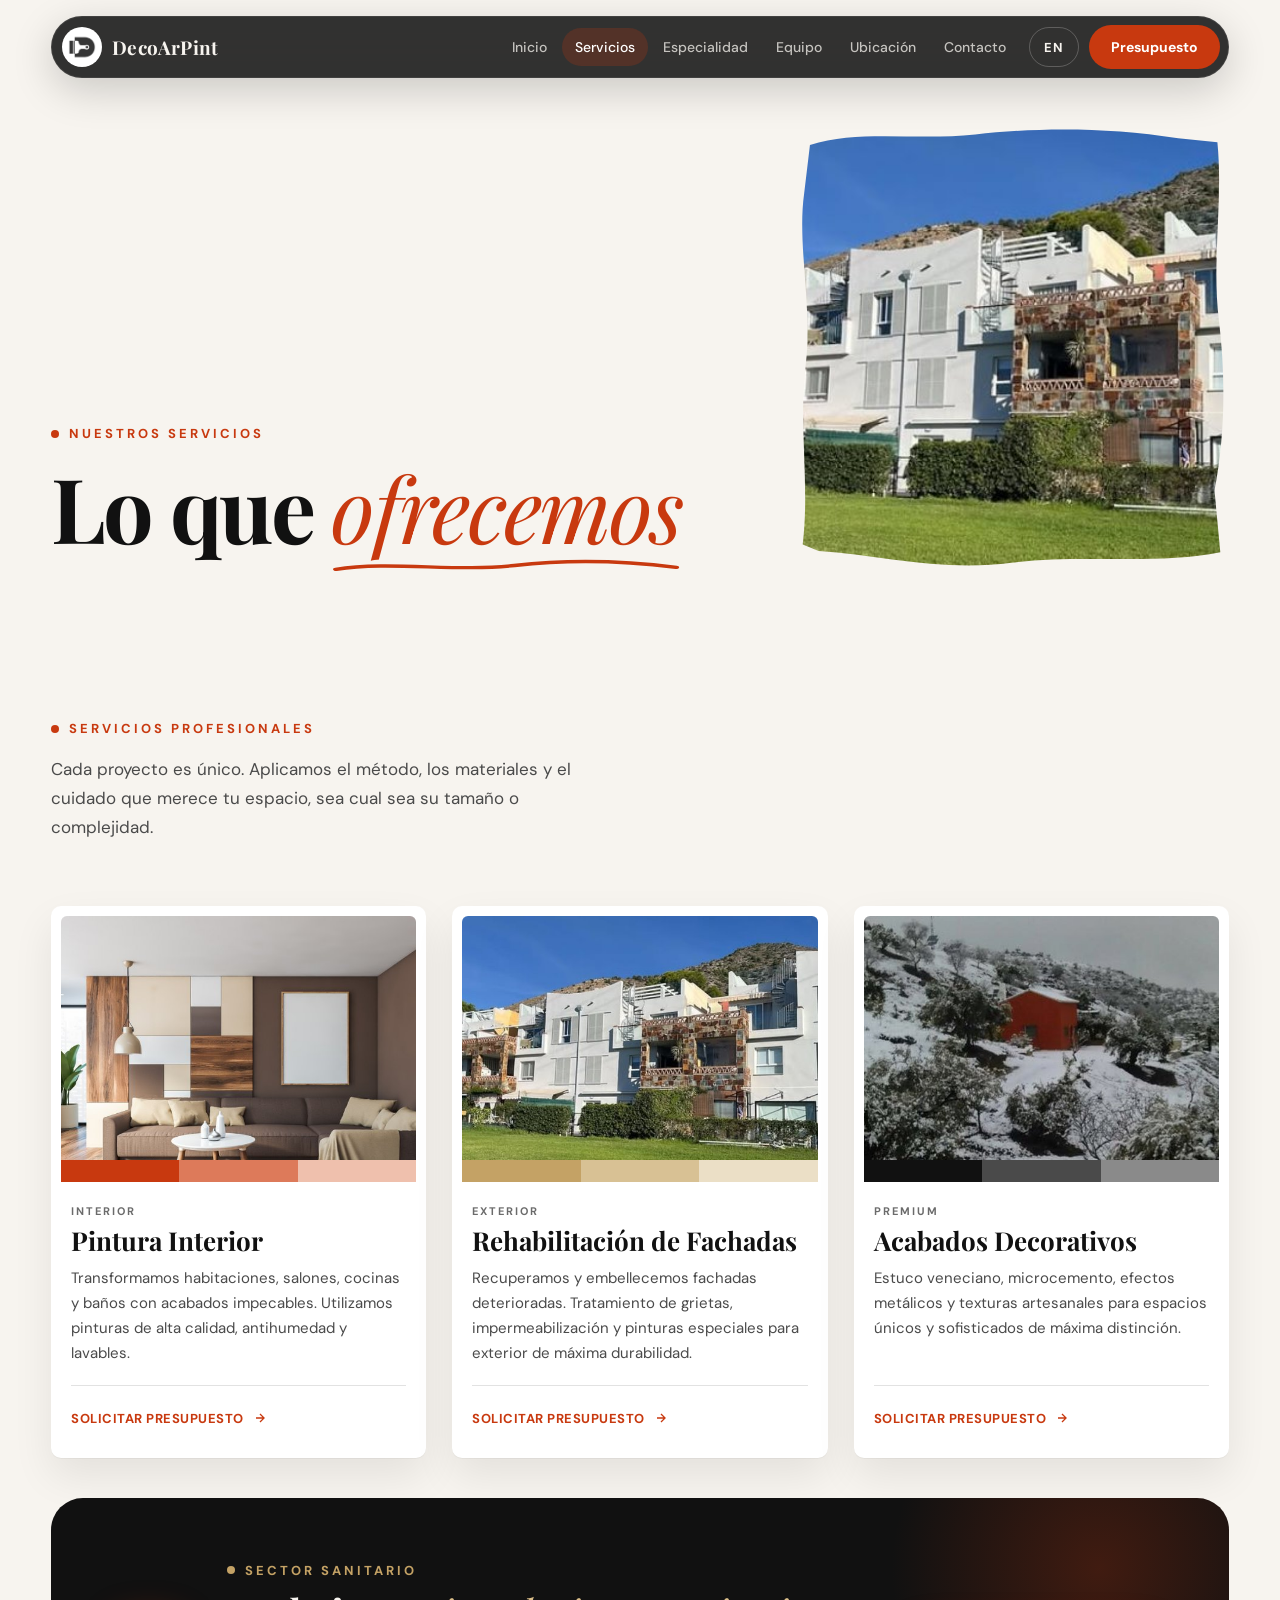
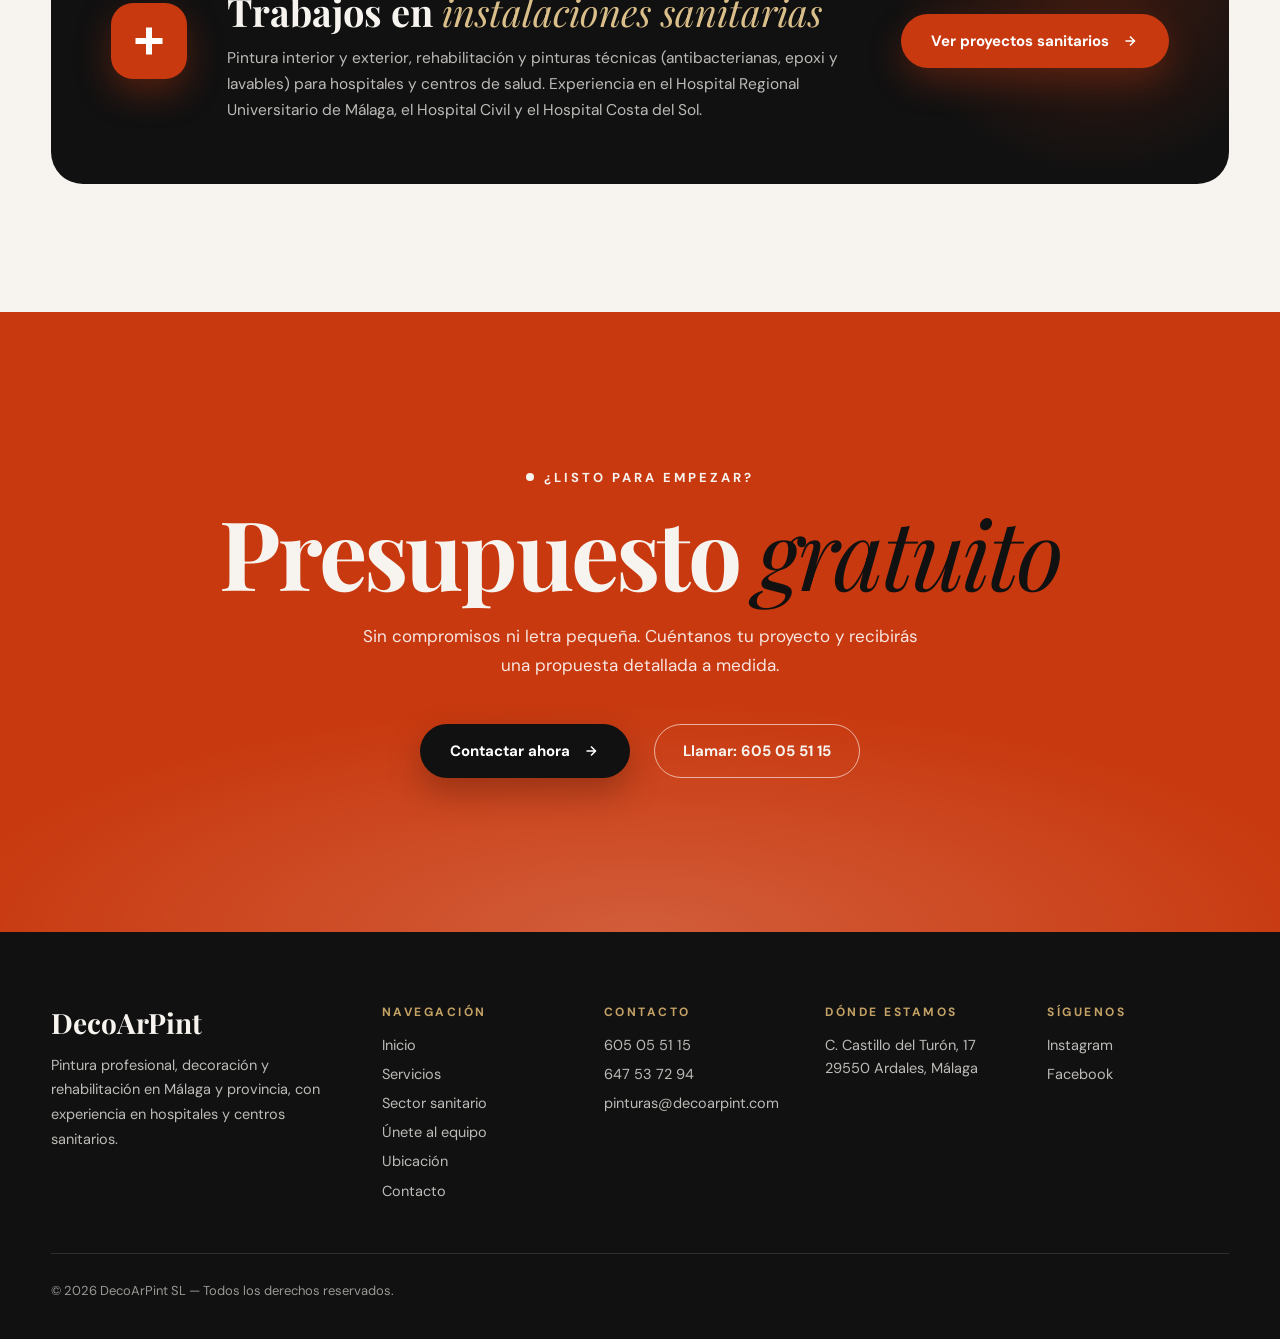
<file: HTML/tienda.html>
<!DOCTYPE html>
<html lang="es">
<head>
  <meta charset="UTF-8" />
  <meta name="viewport" content="width=device-width, initial-scale=1.0" />
  <meta name="description" content="Servicios de DecoArPint: pintura interior, rehabilitación de fachadas y acabados decorativos premium en Málaga." />
  <meta name="theme-color" content="#111111" />
  <title>Servicios — DecoArPint</title>
  <link rel="icon" type="image/png" href="../imagenes/logo.png" />
  <link rel="preconnect" href="https://fonts.googleapis.com" />
  <link rel="preconnect" href="https://fonts.gstatic.com" crossorigin />
  <link rel="stylesheet" href="https://fonts.googleapis.com/css2?family=DM+Sans:wght@400;500;600;700&family=Playfair+Display:ital,wght@0,400;0,600;0,700;0,900;1,400;1,700&display=swap" />
  <link rel="stylesheet" href="../css/estilos.css" />
  <script>document.documentElement.classList.add('js');</script>
</head>
<body>

  <!-- LAYOUT:HEADER -->
  <a href="#main" class="skip-link">Saltar al contenido</a>

  <header class="pp-header">
    <div class="pp-bar">
      <a href="index.html" class="pp-logo" aria-label="DecoArPint — Inicio">
        <span class="pp-logo-mark"><img src="../imagenes/logo.png" alt="" width="509" height="472" /></span>
        <span class="pp-logo-name">DecoArPint</span>
      </a>
      <nav class="pp-nav" aria-label="Navegación principal">
        <a href="index.html">Inicio</a>
        <a href="tienda.html" aria-current="page">Servicios</a>
        <a href="sanitario.html">Especialidad</a>
        <a href="recursoshumanos.html">Equipo</a>
        <a href="ubicacion.html">Ubicación</a>
        <a href="contacto.html">Contacto</a>
      </nav>
      <a href="en/tienda.html" class="pp-lang" lang="en" hreflang="en" aria-label="View this page in English">EN</a>
      <a href="contacto.html" class="pp-cta">Presupuesto</a>
      <button class="pp-burger" type="button" aria-label="Abrir menú" aria-expanded="false" aria-controls="ppMenu">
        <span></span><span></span>
      </button>
    </div>
  </header>

  <nav class="pp-menu" id="ppMenu" aria-label="Menú móvil">
    <a href="index.html">Inicio</a>
    <a href="tienda.html" aria-current="page">Servicios</a>
    <a href="sanitario.html">Especialidad</a>
    <a href="recursoshumanos.html">Equipo</a>
    <a href="ubicacion.html">Ubicación</a>
    <a href="contacto.html">Contacto</a>
    <a href="contacto.html" class="pp-menu-cta">Pedir presupuesto →</a>
  </nav>
  <!-- /LAYOUT:HEADER -->

  <main id="main" tabindex="-1">
    <div class="page-hero page-hero--servicios">
      <p class="page-hero-eyebrow">Nuestros servicios</p>
      <h1 class="page-hero-title">Lo que <em>ofrecemos</em></h1>
    </div>

    <section class="store-section" aria-label="Servicios profesionales">
      <div class="store-intro" data-reveal>
        <span class="section-eyebrow">Servicios profesionales</span>
        <p class="section-desc">Cada proyecto es único. Aplicamos el método, los materiales y el cuidado que merece tu espacio, sea cual sea su tamaño o complejidad.</p>
      </div>

      <div class="products-grid">

        <article class="product-card" data-reveal data-delay="1">
          <div class="product-img">
            <img src="../imagenes/interior.png" alt="Salón con pintura interior" width="753" height="441" loading="lazy" decoding="async" />
          </div>
          <div class="product-info">
            <span class="product-cat">Interior</span>
            <h2 class="product-name">Pintura Interior</h2>
            <p class="product-desc">Transformamos habitaciones, salones, cocinas y baños con acabados impecables. Utilizamos pinturas de alta calidad, antihumedad y lavables.</p>
            <div class="product-footer">
              <a href="contacto.html" class="product-cta">
                Solicitar presupuesto <span class="sr-only">de pintura interior</span>
                <svg xmlns="http://www.w3.org/2000/svg" viewBox="0 0 24 24" aria-hidden="true"><path d="m11.293 17.293 1.414 1.414L19.414 12l-6.707-6.707-1.414 1.414L15.586 11H6v2h9.586z"/></svg>
              </a>
            </div>
          </div>
        </article>

        <article class="product-card" data-reveal data-delay="2">
          <div class="product-img">
            <img src="../imagenes/fachada.png" alt="Fachada rehabilitada" width="856" height="448" loading="lazy" decoding="async" />
          </div>
          <div class="product-info">
            <span class="product-cat">Exterior</span>
            <h2 class="product-name">Rehabilitación de Fachadas</h2>
            <p class="product-desc">Recuperamos y embellecemos fachadas deterioradas. Tratamiento de grietas, impermeabilización y pinturas especiales para exterior de máxima durabilidad.</p>
            <div class="product-footer">
              <a href="contacto.html" class="product-cta">
                Solicitar presupuesto <span class="sr-only">de rehabilitación de fachadas</span>
                <svg xmlns="http://www.w3.org/2000/svg" viewBox="0 0 24 24" aria-hidden="true"><path d="m11.293 17.293 1.414 1.414L19.414 12l-6.707-6.707-1.414 1.414L15.586 11H6v2h9.586z"/></svg>
              </a>
            </div>
          </div>
        </article>

        <article class="product-card" data-reveal data-delay="3">
          <div class="product-img">
            <img src="../imagenes/premium.png" alt="Acabado decorativo premium" width="859" height="438" loading="lazy" decoding="async" />
          </div>
          <div class="product-info">
            <span class="product-cat">Premium</span>
            <h2 class="product-name">Acabados Decorativos</h2>
            <p class="product-desc">Estuco veneciano, microcemento, efectos metálicos y texturas artesanales para espacios únicos y sofisticados de máxima distinción.</p>
            <div class="product-footer">
              <a href="contacto.html" class="product-cta">
                Solicitar presupuesto <span class="sr-only">de acabados decorativos</span>
                <svg xmlns="http://www.w3.org/2000/svg" viewBox="0 0 24 24" aria-hidden="true"><path d="m11.293 17.293 1.414 1.414L19.414 12l-6.707-6.707-1.414 1.414L15.586 11H6v2h9.586z"/></svg>
              </a>
            </div>
          </div>
        </article>

      </div>

      <!-- Sector sanitario -->
      <div class="service-highlight" data-reveal>
        <div class="service-highlight-icon" aria-hidden="true">
          <svg xmlns="http://www.w3.org/2000/svg" viewBox="0 0 24 24"><path d="M10 3h4v7h7v4h-7v7h-4v-7H3v-4h7z"/></svg>
        </div>
        <div>
          <span class="section-eyebrow">Sector sanitario</span>
          <h2>Trabajos en <em>instalaciones sanitarias</em></h2>
          <p>Pintura interior y exterior, rehabilitación y pinturas técnicas (antibacterianas, epoxi y lavables) para hospitales y centros de salud. Experiencia en el Hospital Regional Universitario de Málaga, el Hospital Civil y el Hospital Costa del Sol.</p>
        </div>
        <a href="sanitario.html" class="btn-primary">
          Ver proyectos sanitarios
          <svg xmlns="http://www.w3.org/2000/svg" viewBox="0 0 24 24" aria-hidden="true"><path d="m11.293 17.293 1.414 1.414L19.414 12l-6.707-6.707-1.414 1.414L15.586 11H6v2h9.586z"/></svg>
        </a>
      </div>
    </section>

    <!-- CTA -->
    <section class="cta-banner cta-banner--compact" data-reveal="scale" aria-labelledby="cta-title">
      <div class="cta-content">
        <span class="section-eyebrow">¿Listo para empezar?</span>
        <h2 class="section-title" id="cta-title">Presupuesto <em>gratuito</em></h2>
        <p>Sin compromisos ni letra pequeña. Cuéntanos tu proyecto y recibirás una propuesta detallada a medida.</p>
      </div>
      <div class="cta-actions">
        <a href="contacto.html" class="btn-primary">
          Contactar ahora
          <svg xmlns="http://www.w3.org/2000/svg" viewBox="0 0 24 24" aria-hidden="true"><path d="m11.293 17.293 1.414 1.414L19.414 12l-6.707-6.707-1.414 1.414L15.586 11H6v2h9.586z"/></svg>
        </a>
        <a href="tel:+34605055115" class="btn-outline">Llamar: 605 05 51 15</a>
      </div>
    </section>
  </main>

  <!-- LAYOUT:FOOTER -->
  <footer class="pp-footer">
    <div class="pp-footer-grid">
      <div>
        <p class="pp-footer-brand">DecoArPint</p>
        <p class="pp-footer-text">Pintura profesional, decoración y rehabilitación en Málaga y provincia, con experiencia en hospitales y centros sanitarios.</p>
      </div>
      <nav aria-label="Navegación del pie de página">
        <p class="pp-footer-title">Navegación</p>
          <a href="index.html">Inicio</a>
          <a href="tienda.html">Servicios</a>
          <a href="sanitario.html">Sector sanitario</a>
          <a href="recursoshumanos.html">Únete al equipo</a>
          <a href="ubicacion.html">Ubicación</a>
          <a href="contacto.html">Contacto</a>
      </nav>
      <div>
        <p class="pp-footer-title">Contacto</p>
        <a href="tel:+34605055115">605 05 51 15</a>
        <a href="tel:+34647537294">647 53 72 94</a>
        <a href="mailto:pinturas@decoarpint.com">pinturas@decoarpint.com</a>
      </div>
      <div>
        <p class="pp-footer-title">Dónde estamos</p>
        <a href="ubicacion.html">C. Castillo del Turón, 17<br>29550 Ardales, Málaga</a>
      </div>
      <div>
        <p class="pp-footer-title">Síguenos</p>
        <a href="https://www.instagram.com/decoarpint_sl/" target="_blank" rel="noopener noreferrer">Instagram <span class="sr-only">(se abre en una pestaña nueva)</span></a>
        <a href="https://www.facebook.com/decoarpint?locale=es_ES" target="_blank" rel="noopener noreferrer">Facebook <span class="sr-only">(se abre en una pestaña nueva)</span></a>
      </div>
    </div>
    <p class="pp-footer-copy">&copy; <span data-year>2026</span> DecoArPint SL — Todos los derechos reservados.</p>
  </footer>
  <!-- /LAYOUT:FOOTER -->

  <script src="../Js/script.js"></script>
</body>
</html>
</file>
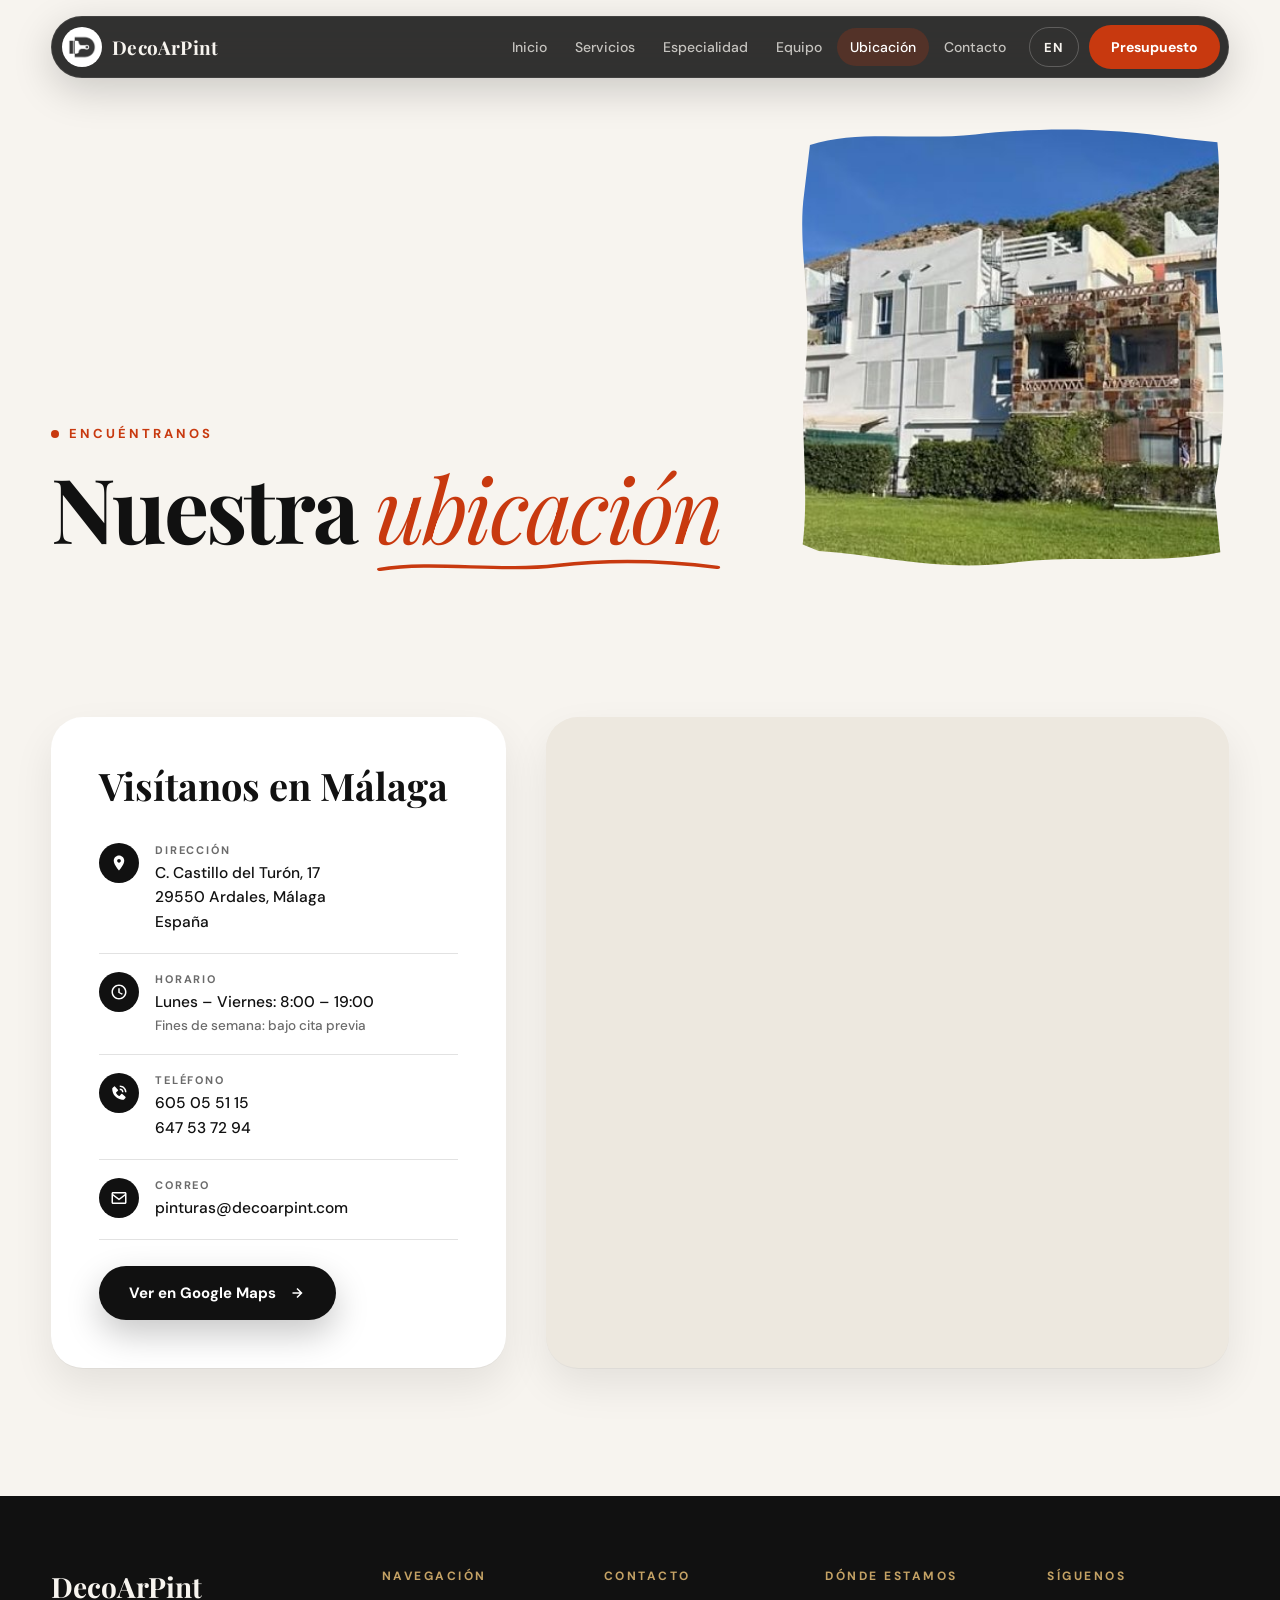
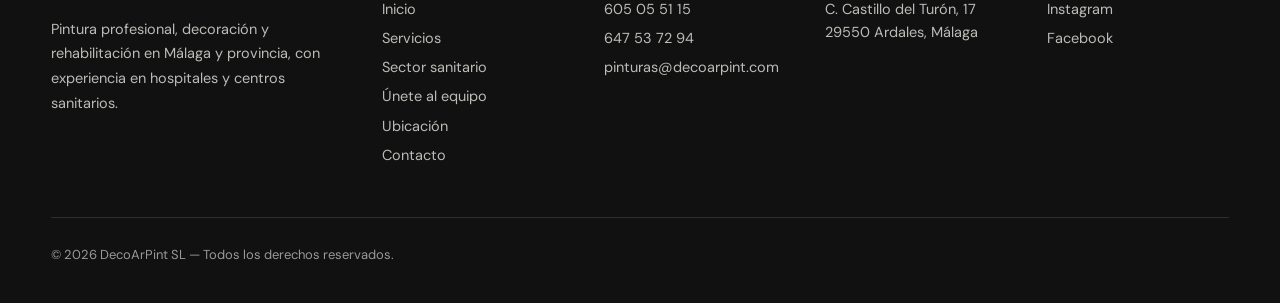
<file: HTML/ubicacion.html>
<!DOCTYPE html>
<html lang="es">
<head>
  <meta charset="UTF-8" />
  <meta name="viewport" content="width=device-width, initial-scale=1.0" />
  <meta name="description" content="Ubicación de DecoArPint — C. Castillo del Turón, Ardales, Málaga. Horarios y contacto." />
  <meta name="theme-color" content="#111111" />
  <title>Ubicación — DecoArPint</title>
  <link rel="icon" type="image/png" href="../imagenes/logo.png" />
  <link rel="preconnect" href="https://fonts.googleapis.com" />
  <link rel="preconnect" href="https://fonts.gstatic.com" crossorigin />
  <link rel="stylesheet" href="https://fonts.googleapis.com/css2?family=DM+Sans:wght@400;500;600;700&family=Playfair+Display:ital,wght@0,400;0,600;0,700;0,900;1,400;1,700&display=swap" />
  <link rel="stylesheet" href="../css/estilos.css" />
  <script>document.documentElement.classList.add('js');</script>
</head>
<body>

  <!-- LAYOUT:HEADER -->
  <a href="#main" class="skip-link">Saltar al contenido</a>

  <header class="pp-header">
    <div class="pp-bar">
      <a href="index.html" class="pp-logo" aria-label="DecoArPint — Inicio">
        <span class="pp-logo-mark"><img src="../imagenes/logo.png" alt="" width="509" height="472" /></span>
        <span class="pp-logo-name">DecoArPint</span>
      </a>
      <nav class="pp-nav" aria-label="Navegación principal">
        <a href="index.html">Inicio</a>
        <a href="tienda.html">Servicios</a>
        <a href="sanitario.html">Especialidad</a>
        <a href="recursoshumanos.html">Equipo</a>
        <a href="ubicacion.html" aria-current="page">Ubicación</a>
        <a href="contacto.html">Contacto</a>
      </nav>
      <a href="en/ubicacion.html" class="pp-lang" lang="en" hreflang="en" aria-label="View this page in English">EN</a>
      <a href="contacto.html" class="pp-cta">Presupuesto</a>
      <button class="pp-burger" type="button" aria-label="Abrir menú" aria-expanded="false" aria-controls="ppMenu">
        <span></span><span></span>
      </button>
    </div>
  </header>

  <nav class="pp-menu" id="ppMenu" aria-label="Menú móvil">
    <a href="index.html">Inicio</a>
    <a href="tienda.html">Servicios</a>
    <a href="sanitario.html">Especialidad</a>
    <a href="recursoshumanos.html">Equipo</a>
    <a href="ubicacion.html" aria-current="page">Ubicación</a>
    <a href="contacto.html">Contacto</a>
    <a href="contacto.html" class="pp-menu-cta">Pedir presupuesto →</a>
  </nav>
  <!-- /LAYOUT:HEADER -->

  <main id="main" tabindex="-1">
    <div class="page-hero page-hero--ubicacion">
      <p class="page-hero-eyebrow">Encuéntranos</p>
      <h1 class="page-hero-title">Nuestra <em>ubicación</em></h1>
    </div>

    <section class="location-section" aria-label="Datos de ubicación y mapa">
      <div class="location-layout">

        <div class="location-info" data-reveal="left">
          <h2>Visítanos en Málaga</h2>

          <div class="location-detail">
            <div class="loc-icon" aria-hidden="true">
              <svg xmlns="http://www.w3.org/2000/svg" viewBox="0 0 24 24"><path d="M12 2C8.13 2 5 5.13 5 9c0 5.25 7 13 7 13s7-7.75 7-13c0-3.87-3.13-7-7-7zm0 9.5c-1.38 0-2.5-1.12-2.5-2.5s1.12-2.5 2.5-2.5 2.5 1.12 2.5 2.5-1.12 2.5-2.5 2.5z"/></svg>
            </div>
            <div>
              <div class="loc-label">Dirección</div>
              <address class="loc-value">C. Castillo del Turón, 17<br>29550 Ardales, Málaga<br>España</address>
            </div>
          </div>

          <div class="location-detail">
            <div class="loc-icon" aria-hidden="true">
              <svg xmlns="http://www.w3.org/2000/svg" viewBox="0 0 24 24"><path d="M12 2C6.486 2 2 6.486 2 12s4.486 10 10 10 10-4.486 10-10S17.514 2 12 2zm0 18c-4.411 0-8-3.589-8-8s3.589-8 8-8 8 3.589 8 8-3.589 8-8 8z"/><path d="M13 7h-2v6l4.828 2.828 1.414-1.414L13 12.172z"/></svg>
            </div>
            <div>
              <div class="loc-label">Horario</div>
              <div class="loc-value">Lunes – Viernes: 8:00 – 19:00<span class="loc-note">Fines de semana: bajo cita previa</span></div>
            </div>
          </div>

          <div class="location-detail">
            <div class="loc-icon" aria-hidden="true">
              <svg xmlns="http://www.w3.org/2000/svg" viewBox="0 0 24 24"><path d="M20 10.999h2C22 5.869 18.127 2 12.99 2v2C17.052 4 20 6.943 20 10.999z"/><path d="M13 8c2.103 0 3 .897 3 3h2c0-3.225-1.775-5-5-5v2zm3.422 5.443a1.001 1.001 0 0 0-1.391.043l-2.393 2.461c-.576-.11-1.734-.471-2.926-1.66-1.192-1.193-1.553-2.354-1.66-2.926l2.459-2.394a1 1 0 0 0 .043-1.391L6.859 3.513a1.001 1.001 0 0 0-1.391-.087l-2.17 1.861a1 1 0 0 0-.29.649c-.015.25-.301 6.172 4.291 10.766C11.305 20.707 16.323 21 17.705 21c.202 0 .326-.006.359-.008a.992.992 0 0 0 .648-.291l1.86-2.171a1 1 0 0 0-.086-1.391l-4.064-3.696z"/></svg>
            </div>
            <div>
              <div class="loc-label">Teléfono</div>
              <div class="loc-value">
                <a href="tel:+34605055115">605 05 51 15</a>
                <a href="tel:+34647537294">647 53 72 94</a>
              </div>
            </div>
          </div>

          <div class="location-detail">
            <div class="loc-icon" aria-hidden="true">
              <svg xmlns="http://www.w3.org/2000/svg" viewBox="0 0 24 24"><path d="M20 4H4c-1.103 0-2 .897-2 2v12c0 1.103.897 2 2 2h16c1.103 0 2-.897 2-2V6c0-1.103-.897-2-2-2zm0 2v.511l-8 6.223-8-6.222V6h16zM4 18V9.044l7.386 5.745a.994.994 0 0 0 1.228 0L20 9.044 20.002 18H4z"/></svg>
            </div>
            <div>
              <div class="loc-label">Correo</div>
              <div class="loc-value">
                <a href="mailto:pinturas@decoarpint.com">pinturas@decoarpint.com</a>
              </div>
            </div>
          </div>

          <div class="location-actions">
            <a href="https://www.google.com/maps/search/DecoArPint+Ardales+Malaga" target="_blank" rel="noopener noreferrer" class="btn-primary btn-primary--dark">
              Ver en Google Maps
              <span class="sr-only">(se abre en una pestaña nueva)</span>
              <svg xmlns="http://www.w3.org/2000/svg" viewBox="0 0 24 24" aria-hidden="true"><path d="m11.293 17.293 1.414 1.414L19.414 12l-6.707-6.707-1.414 1.414L15.586 11H6v2h9.586z"/></svg>
            </a>
          </div>
        </div>

        <div class="map-container" data-reveal="right">
          <iframe
            src="https://maps.google.com/maps?q=Calle+Castillo+del+Tur%C3%B3n+17%2C+29550+Ardales%2C+M%C3%A1laga&output=embed&z=16"
            allowfullscreen=""
            loading="lazy"
            referrerpolicy="no-referrer-when-downgrade"
            title="Mapa: DecoArPint, C. Castillo del Turón 17, Ardales, Málaga">
          </iframe>
        </div>

      </div>
    </section>
  </main>

  <!-- LAYOUT:FOOTER -->
  <footer class="pp-footer">
    <div class="pp-footer-grid">
      <div>
        <p class="pp-footer-brand">DecoArPint</p>
        <p class="pp-footer-text">Pintura profesional, decoración y rehabilitación en Málaga y provincia, con experiencia en hospitales y centros sanitarios.</p>
      </div>
      <nav aria-label="Navegación del pie de página">
        <p class="pp-footer-title">Navegación</p>
          <a href="index.html">Inicio</a>
          <a href="tienda.html">Servicios</a>
          <a href="sanitario.html">Sector sanitario</a>
          <a href="recursoshumanos.html">Únete al equipo</a>
          <a href="ubicacion.html">Ubicación</a>
          <a href="contacto.html">Contacto</a>
      </nav>
      <div>
        <p class="pp-footer-title">Contacto</p>
        <a href="tel:+34605055115">605 05 51 15</a>
        <a href="tel:+34647537294">647 53 72 94</a>
        <a href="mailto:pinturas@decoarpint.com">pinturas@decoarpint.com</a>
      </div>
      <div>
        <p class="pp-footer-title">Dónde estamos</p>
        <a href="ubicacion.html">C. Castillo del Turón, 17<br>29550 Ardales, Málaga</a>
      </div>
      <div>
        <p class="pp-footer-title">Síguenos</p>
        <a href="https://www.instagram.com/decoarpint_sl/" target="_blank" rel="noopener noreferrer">Instagram <span class="sr-only">(se abre en una pestaña nueva)</span></a>
        <a href="https://www.facebook.com/decoarpint?locale=es_ES" target="_blank" rel="noopener noreferrer">Facebook <span class="sr-only">(se abre en una pestaña nueva)</span></a>
      </div>
    </div>
    <p class="pp-footer-copy">&copy; <span data-year>2026</span> DecoArPint SL — Todos los derechos reservados.</p>
  </footer>
  <!-- /LAYOUT:FOOTER -->

  <script src="../Js/script.js"></script>
</body>
</html>
</file>
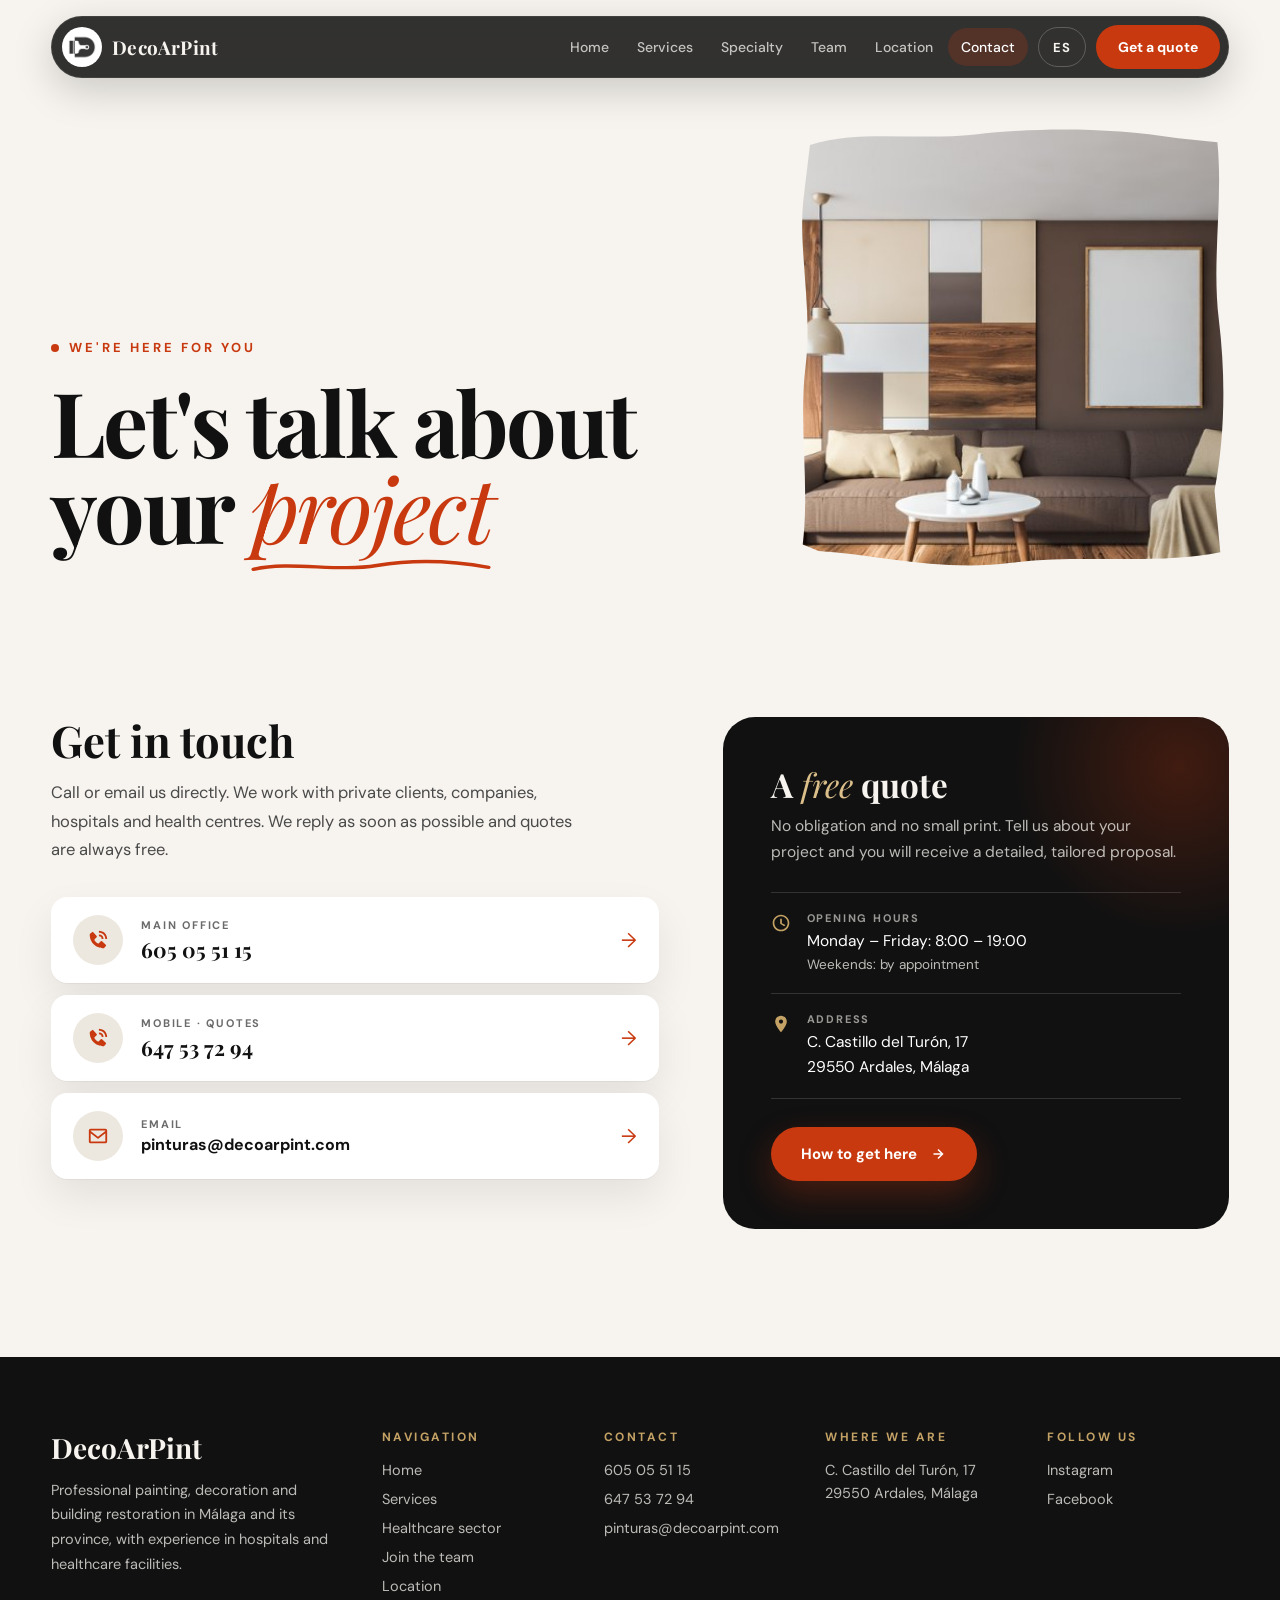
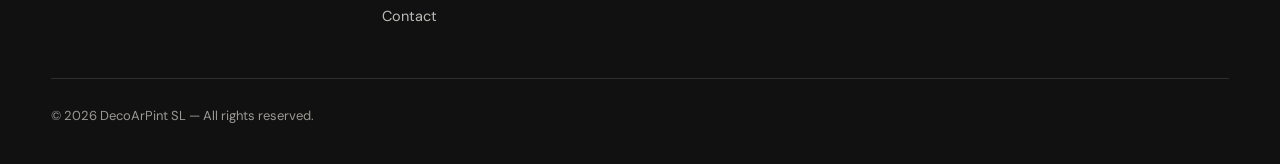
<file: HTML/en/contacto.html>
<!DOCTYPE html>
<html lang="en">
<head>
  <meta charset="UTF-8" />
  <meta name="viewport" content="width=device-width, initial-scale=1.0" />
  <meta name="description" content="Contact DecoArPint — Request your free painting and restoration quote in Málaga." />
  <meta name="theme-color" content="#111111" />
  <title>Contact — DecoArPint</title>
  <link rel="icon" type="image/png" href="../../imagenes/logo.png" />
  <link rel="preconnect" href="https://fonts.googleapis.com" />
  <link rel="preconnect" href="https://fonts.gstatic.com" crossorigin />
  <link rel="stylesheet" href="https://fonts.googleapis.com/css2?family=DM+Sans:wght@400;500;600;700&family=Playfair+Display:ital,wght@0,400;0,600;0,700;0,900;1,400;1,700&display=swap" />
  <link rel="stylesheet" href="../../css/estilos.css" />
  <script>document.documentElement.classList.add('js');</script>
</head>
<body>

  <!-- LAYOUT:HEADER -->
  <a href="#main" class="skip-link">Skip to content</a>

  <header class="pp-header">
    <div class="pp-bar">
      <a href="index.html" class="pp-logo" aria-label="DecoArPint — Home">
        <span class="pp-logo-mark"><img src="../../imagenes/logo.png" alt="" width="509" height="472" /></span>
        <span class="pp-logo-name">DecoArPint</span>
      </a>
      <nav class="pp-nav" aria-label="Main navigation">
        <a href="index.html">Home</a>
        <a href="tienda.html">Services</a>
        <a href="sanitario.html">Specialty</a>
        <a href="recursoshumanos.html">Team</a>
        <a href="ubicacion.html">Location</a>
        <a href="contacto.html" aria-current="page">Contact</a>
      </nav>
      <a href="../contacto.html" class="pp-lang" lang="es" hreflang="es" aria-label="Ver esta página en español">ES</a>
      <a href="contacto.html" class="pp-cta">Get a quote</a>
      <button class="pp-burger" type="button" aria-label="Open menu" aria-expanded="false" aria-controls="ppMenu">
        <span></span><span></span>
      </button>
    </div>
  </header>

  <nav class="pp-menu" id="ppMenu" aria-label="Mobile menu">
    <a href="index.html">Home</a>
    <a href="tienda.html">Services</a>
    <a href="sanitario.html">Specialty</a>
    <a href="recursoshumanos.html">Team</a>
    <a href="ubicacion.html">Location</a>
    <a href="contacto.html" aria-current="page">Contact</a>
    <a href="contacto.html" class="pp-menu-cta">Request a quote →</a>
  </nav>
  <!-- /LAYOUT:HEADER -->

  <main id="main" tabindex="-1">
    <div class="page-hero page-hero--contacto">
      <p class="page-hero-eyebrow">We're here for you</p>
      <h1 class="page-hero-title">Let's talk about your <em>project</em></h1>
    </div>

    <section class="contact-section" aria-label="Contact details">
      <div class="contact-layout">

        <div class="contact-info-block" data-reveal>
          <h2 class="contact-info-title">Get in touch</h2>
          <p class="contact-info-desc">Call or email us directly. We work with private clients, companies, hospitals and health centres. We reply as soon as possible and quotes are always free.</p>

          <div class="contact-cards">
            <a href="tel:+34605055115" class="contact-item">
              <div class="contact-icon" aria-hidden="true">
                <svg xmlns="http://www.w3.org/2000/svg" viewBox="0 0 24 24"><path d="M20 10.999h2C22 5.869 18.127 2 12.99 2v2C17.052 4 20 6.943 20 10.999z"/><path d="M13 8c2.103 0 3 .897 3 3h2c0-3.225-1.775-5-5-5v2zm3.422 5.443a1.001 1.001 0 0 0-1.391.043l-2.393 2.461c-.576-.11-1.734-.471-2.926-1.66-1.192-1.193-1.553-2.354-1.66-2.926l2.459-2.394a1 1 0 0 0 .043-1.391L6.859 3.513a1.001 1.001 0 0 0-1.391-.087l-2.17 1.861a1 1 0 0 0-.29.649c-.015.25-.301 6.172 4.291 10.766C11.305 20.707 16.323 21 17.705 21c.202 0 .326-.006.359-.008a.992.992 0 0 0 .648-.291l1.86-2.171a1 1 0 0 0-.086-1.391l-4.064-3.696z"/></svg>
              </div>
              <div class="contact-text">
                <div class="contact-type">Main office</div>
                <div class="contact-value">605 05 51 15</div>
              </div>
            </a>

            <a href="tel:+34647537294" class="contact-item">
              <div class="contact-icon" aria-hidden="true">
                <svg xmlns="http://www.w3.org/2000/svg" viewBox="0 0 24 24"><path d="M20 10.999h2C22 5.869 18.127 2 12.99 2v2C17.052 4 20 6.943 20 10.999z"/><path d="M13 8c2.103 0 3 .897 3 3h2c0-3.225-1.775-5-5-5v2zm3.422 5.443a1.001 1.001 0 0 0-1.391.043l-2.393 2.461c-.576-.11-1.734-.471-2.926-1.66-1.192-1.193-1.553-2.354-1.66-2.926l2.459-2.394a1 1 0 0 0 .043-1.391L6.859 3.513a1.001 1.001 0 0 0-1.391-.087l-2.17 1.861a1 1 0 0 0-.29.649c-.015.25-.301 6.172 4.291 10.766C11.305 20.707 16.323 21 17.705 21c.202 0 .326-.006.359-.008a.992.992 0 0 0 .648-.291l1.86-2.171a1 1 0 0 0-.086-1.391l-4.064-3.696z"/></svg>
              </div>
              <div class="contact-text">
                <div class="contact-type">Mobile · Quotes</div>
                <div class="contact-value">647 53 72 94</div>
              </div>
            </a>

            <a href="mailto:pinturas@decoarpint.com" class="contact-item">
              <div class="contact-icon" aria-hidden="true">
                <svg xmlns="http://www.w3.org/2000/svg" viewBox="0 0 24 24"><path d="M20 4H4c-1.103 0-2 .897-2 2v12c0 1.103.897 2 2 2h16c1.103 0 2-.897 2-2V6c0-1.103-.897-2-2-2zm0 2v.511l-8 6.223-8-6.222V6h16zM4 18V9.044l7.386 5.745a.994.994 0 0 0 1.228 0L20 9.044 20.002 18H4z"/></svg>
              </div>
              <div class="contact-text">
                <div class="contact-type">Email</div>
                <div class="contact-value contact-value--sm">pinturas@decoarpint.com</div>
              </div>
            </a>
          </div>
        </div>

        <aside class="contact-aside" data-reveal="right" data-delay="1" aria-labelledby="aside-title">
          <h2 class="contact-aside-title" id="aside-title">A <em>free</em> quote</h2>
          <p class="contact-aside-desc">No obligation and no small print. Tell us about your project and you will receive a detailed, tailored proposal.</p>

          <div class="aside-detail">
            <svg xmlns="http://www.w3.org/2000/svg" viewBox="0 0 24 24" aria-hidden="true"><path d="M12 2C6.486 2 2 6.486 2 12s4.486 10 10 10 10-4.486 10-10S17.514 2 12 2zm0 18c-4.411 0-8-3.589-8-8s3.589-8 8-8 8 3.589 8 8-3.589 8-8 8z"/><path d="M13 7h-2v6l4.828 2.828 1.414-1.414L13 12.172z"/></svg>
            <div>
              <div class="aside-label">Opening hours</div>
              <div class="aside-value">Monday – Friday: 8:00 – 19:00<small>Weekends: by appointment</small></div>
            </div>
          </div>

          <div class="aside-detail">
            <svg xmlns="http://www.w3.org/2000/svg" viewBox="0 0 24 24" aria-hidden="true"><path d="M12 2C8.13 2 5 5.13 5 9c0 5.25 7 13 7 13s7-7.75 7-13c0-3.87-3.13-7-7-7zm0 9.5c-1.38 0-2.5-1.12-2.5-2.5s1.12-2.5 2.5-2.5 2.5 1.12 2.5 2.5-1.12 2.5-2.5 2.5z"/></svg>
            <div>
              <div class="aside-label">Address</div>
              <div class="aside-value">C. Castillo del Turón, 17<br>29550 Ardales, Málaga</div>
            </div>
          </div>

          <a href="ubicacion.html" class="btn-primary">
            How to get here
            <svg xmlns="http://www.w3.org/2000/svg" viewBox="0 0 24 24" aria-hidden="true"><path d="m11.293 17.293 1.414 1.414L19.414 12l-6.707-6.707-1.414 1.414L15.586 11H6v2h9.586z"/></svg>
          </a>
        </aside>

      </div>
    </section>
  </main>

  <!-- LAYOUT:FOOTER -->
  <footer class="pp-footer">
    <div class="pp-footer-grid">
      <div>
        <p class="pp-footer-brand">DecoArPint</p>
        <p class="pp-footer-text">Professional painting, decoration and building restoration in Málaga and its province, with experience in hospitals and healthcare facilities.</p>
      </div>
      <nav aria-label="Footer navigation">
        <p class="pp-footer-title">Navigation</p>
          <a href="index.html">Home</a>
          <a href="tienda.html">Services</a>
          <a href="sanitario.html">Healthcare sector</a>
          <a href="recursoshumanos.html">Join the team</a>
          <a href="ubicacion.html">Location</a>
          <a href="contacto.html">Contact</a>
      </nav>
      <div>
        <p class="pp-footer-title">Contact</p>
        <a href="tel:+34605055115">605 05 51 15</a>
        <a href="tel:+34647537294">647 53 72 94</a>
        <a href="mailto:pinturas@decoarpint.com">pinturas@decoarpint.com</a>
      </div>
      <div>
        <p class="pp-footer-title">Where we are</p>
        <a href="ubicacion.html">C. Castillo del Turón, 17<br>29550 Ardales, Málaga</a>
      </div>
      <div>
        <p class="pp-footer-title">Follow us</p>
        <a href="https://www.instagram.com/decoarpint_sl/" target="_blank" rel="noopener noreferrer">Instagram <span class="sr-only">(opens in a new tab)</span></a>
        <a href="https://www.facebook.com/decoarpint?locale=es_ES" target="_blank" rel="noopener noreferrer">Facebook <span class="sr-only">(opens in a new tab)</span></a>
      </div>
    </div>
    <p class="pp-footer-copy">&copy; <span data-year>2026</span> DecoArPint SL — All rights reserved.</p>
  </footer>
  <!-- /LAYOUT:FOOTER -->

  <script src="../../Js/script.js"></script>
</body>
</html>
</file>
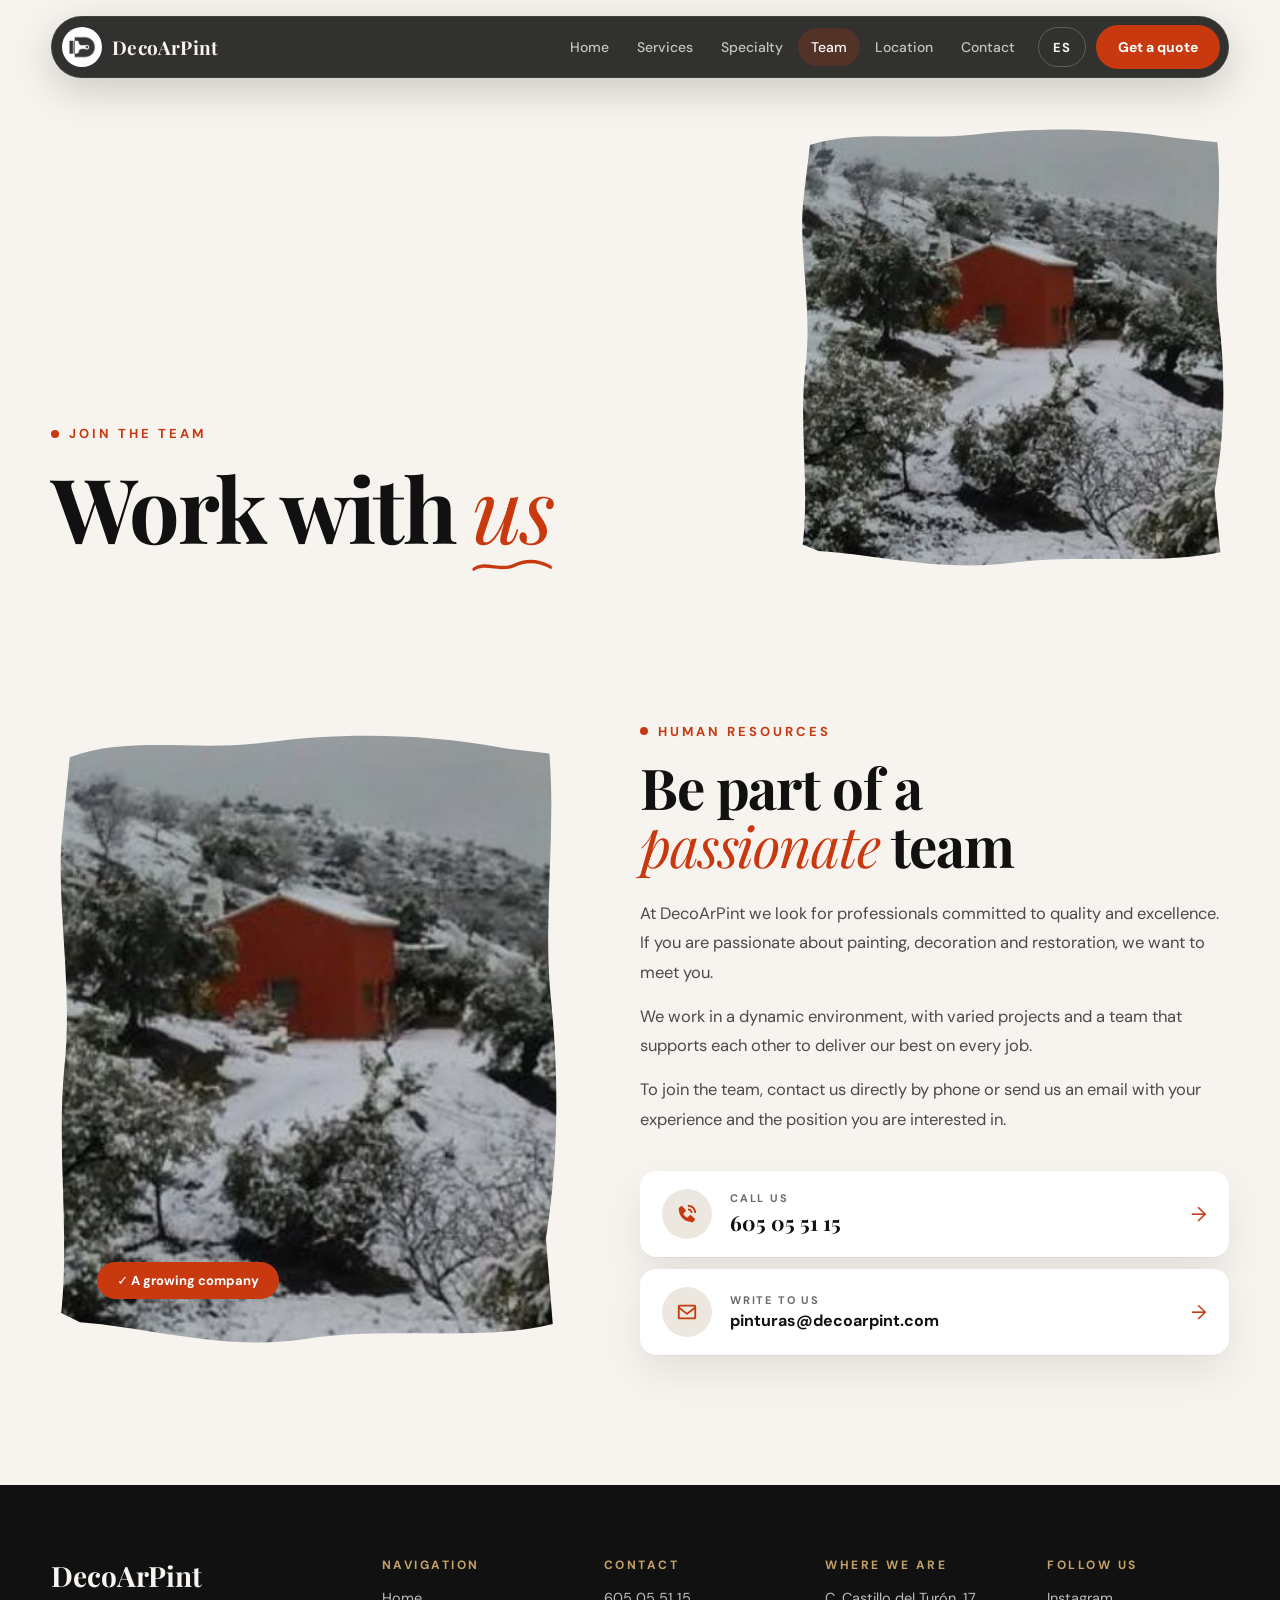
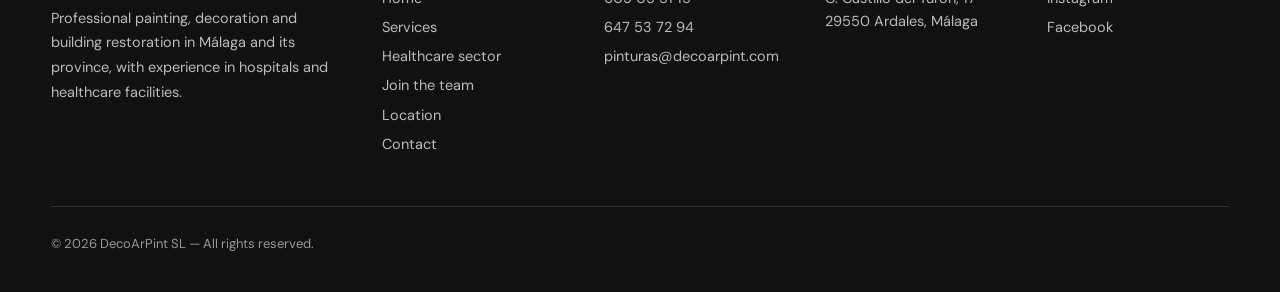
<file: HTML/en/recursoshumanos.html>
<!DOCTYPE html>
<html lang="en">
<head>
  <meta charset="UTF-8" />
  <meta name="viewport" content="width=device-width, initial-scale=1.0" />
  <meta name="description" content="Join the DecoArPint team — a painting and restoration company in Málaga looking for passionate professionals." />
  <meta name="theme-color" content="#111111" />
  <title>Careers — DecoArPint</title>
  <link rel="icon" type="image/png" href="../../imagenes/logo.png" />
  <link rel="preconnect" href="https://fonts.googleapis.com" />
  <link rel="preconnect" href="https://fonts.gstatic.com" crossorigin />
  <link rel="stylesheet" href="https://fonts.googleapis.com/css2?family=DM+Sans:wght@400;500;600;700&family=Playfair+Display:ital,wght@0,400;0,600;0,700;0,900;1,400;1,700&display=swap" />
  <link rel="stylesheet" href="../../css/estilos.css" />
  <script>document.documentElement.classList.add('js');</script>
</head>
<body>

  <!-- LAYOUT:HEADER -->
  <a href="#main" class="skip-link">Skip to content</a>

  <header class="pp-header">
    <div class="pp-bar">
      <a href="index.html" class="pp-logo" aria-label="DecoArPint — Home">
        <span class="pp-logo-mark"><img src="../../imagenes/logo.png" alt="" width="509" height="472" /></span>
        <span class="pp-logo-name">DecoArPint</span>
      </a>
      <nav class="pp-nav" aria-label="Main navigation">
        <a href="index.html">Home</a>
        <a href="tienda.html">Services</a>
        <a href="sanitario.html">Specialty</a>
        <a href="recursoshumanos.html" aria-current="page">Team</a>
        <a href="ubicacion.html">Location</a>
        <a href="contacto.html">Contact</a>
      </nav>
      <a href="../recursoshumanos.html" class="pp-lang" lang="es" hreflang="es" aria-label="Ver esta página en español">ES</a>
      <a href="contacto.html" class="pp-cta">Get a quote</a>
      <button class="pp-burger" type="button" aria-label="Open menu" aria-expanded="false" aria-controls="ppMenu">
        <span></span><span></span>
      </button>
    </div>
  </header>

  <nav class="pp-menu" id="ppMenu" aria-label="Mobile menu">
    <a href="index.html">Home</a>
    <a href="tienda.html">Services</a>
    <a href="sanitario.html">Specialty</a>
    <a href="recursoshumanos.html" aria-current="page">Team</a>
    <a href="ubicacion.html">Location</a>
    <a href="contacto.html">Contact</a>
    <a href="contacto.html" class="pp-menu-cta">Request a quote →</a>
  </nav>
  <!-- /LAYOUT:HEADER -->

  <main id="main" tabindex="-1">
    <div class="page-hero page-hero--equipo">
      <p class="page-hero-eyebrow">Join the team</p>
      <h1 class="page-hero-title">Work with <em>us</em></h1>
    </div>

    <section class="hr-section" aria-labelledby="hr-title">
      <div class="hr-layout">

        <div class="hr-image-wrap" data-reveal="left">
          <img src="../../imagenes/premium.png" alt="DecoArPint professionals at work" width="859" height="438" loading="lazy" decoding="async" />
          <div class="hr-badge">✓ A growing company</div>
        </div>

        <div class="hr-content" data-reveal="right">
          <span class="section-eyebrow">Human resources</span>
          <h2 id="hr-title">Be part of a <em>passionate</em> team</h2>
          <p>At DecoArPint we look for professionals committed to quality and excellence. If you are passionate about painting, decoration and restoration, we want to meet you.</p>
          <p>We work in a dynamic environment, with varied projects and a team that supports each other to deliver our best on every job.</p>
          <p>To join the team, contact us directly by phone or send us an email with your experience and the position you are interested in.</p>

          <div class="contact-cards">
            <a href="tel:+34605055115" class="contact-item">
              <div class="contact-icon" aria-hidden="true">
                <svg xmlns="http://www.w3.org/2000/svg" viewBox="0 0 24 24"><path d="M20 10.999h2C22 5.869 18.127 2 12.99 2v2C17.052 4 20 6.943 20 10.999z"/><path d="M13 8c2.103 0 3 .897 3 3h2c0-3.225-1.775-5-5-5v2zm3.422 5.443a1.001 1.001 0 0 0-1.391.043l-2.393 2.461c-.576-.11-1.734-.471-2.926-1.66-1.192-1.193-1.553-2.354-1.66-2.926l2.459-2.394a1 1 0 0 0 .043-1.391L6.859 3.513a1.001 1.001 0 0 0-1.391-.087l-2.17 1.861a1 1 0 0 0-.29.649c-.015.25-.301 6.172 4.291 10.766C11.305 20.707 16.323 21 17.705 21c.202 0 .326-.006.359-.008a.992.992 0 0 0 .648-.291l1.86-2.171a1 1 0 0 0-.086-1.391l-4.064-3.696z"/></svg>
              </div>
              <div class="contact-text">
                <div class="contact-type">Call us</div>
                <div class="contact-value">605 05 51 15</div>
              </div>
            </a>
            <a href="mailto:pinturas@decoarpint.com" class="contact-item">
              <div class="contact-icon" aria-hidden="true">
                <svg xmlns="http://www.w3.org/2000/svg" viewBox="0 0 24 24"><path d="M20 4H4c-1.103 0-2 .897-2 2v12c0 1.103.897 2 2 2h16c1.103 0 2-.897 2-2V6c0-1.103-.897-2-2-2zm0 2v.511l-8 6.223-8-6.222V6h16zM4 18V9.044l7.386 5.745a.994.994 0 0 0 1.228 0L20 9.044 20.002 18H4z"/></svg>
              </div>
              <div class="contact-text">
                <div class="contact-type">Write to us</div>
                <div class="contact-value contact-value--sm">pinturas@decoarpint.com</div>
              </div>
            </a>
          </div>
        </div>

      </div>
    </section>
  </main>

  <!-- LAYOUT:FOOTER -->
  <footer class="pp-footer">
    <div class="pp-footer-grid">
      <div>
        <p class="pp-footer-brand">DecoArPint</p>
        <p class="pp-footer-text">Professional painting, decoration and building restoration in Málaga and its province, with experience in hospitals and healthcare facilities.</p>
      </div>
      <nav aria-label="Footer navigation">
        <p class="pp-footer-title">Navigation</p>
          <a href="index.html">Home</a>
          <a href="tienda.html">Services</a>
          <a href="sanitario.html">Healthcare sector</a>
          <a href="recursoshumanos.html">Join the team</a>
          <a href="ubicacion.html">Location</a>
          <a href="contacto.html">Contact</a>
      </nav>
      <div>
        <p class="pp-footer-title">Contact</p>
        <a href="tel:+34605055115">605 05 51 15</a>
        <a href="tel:+34647537294">647 53 72 94</a>
        <a href="mailto:pinturas@decoarpint.com">pinturas@decoarpint.com</a>
      </div>
      <div>
        <p class="pp-footer-title">Where we are</p>
        <a href="ubicacion.html">C. Castillo del Turón, 17<br>29550 Ardales, Málaga</a>
      </div>
      <div>
        <p class="pp-footer-title">Follow us</p>
        <a href="https://www.instagram.com/decoarpint_sl/" target="_blank" rel="noopener noreferrer">Instagram <span class="sr-only">(opens in a new tab)</span></a>
        <a href="https://www.facebook.com/decoarpint?locale=es_ES" target="_blank" rel="noopener noreferrer">Facebook <span class="sr-only">(opens in a new tab)</span></a>
      </div>
    </div>
    <p class="pp-footer-copy">&copy; <span data-year>2026</span> DecoArPint SL — All rights reserved.</p>
  </footer>
  <!-- /LAYOUT:FOOTER -->

  <script src="../../Js/script.js"></script>
</body>
</html>
</file>
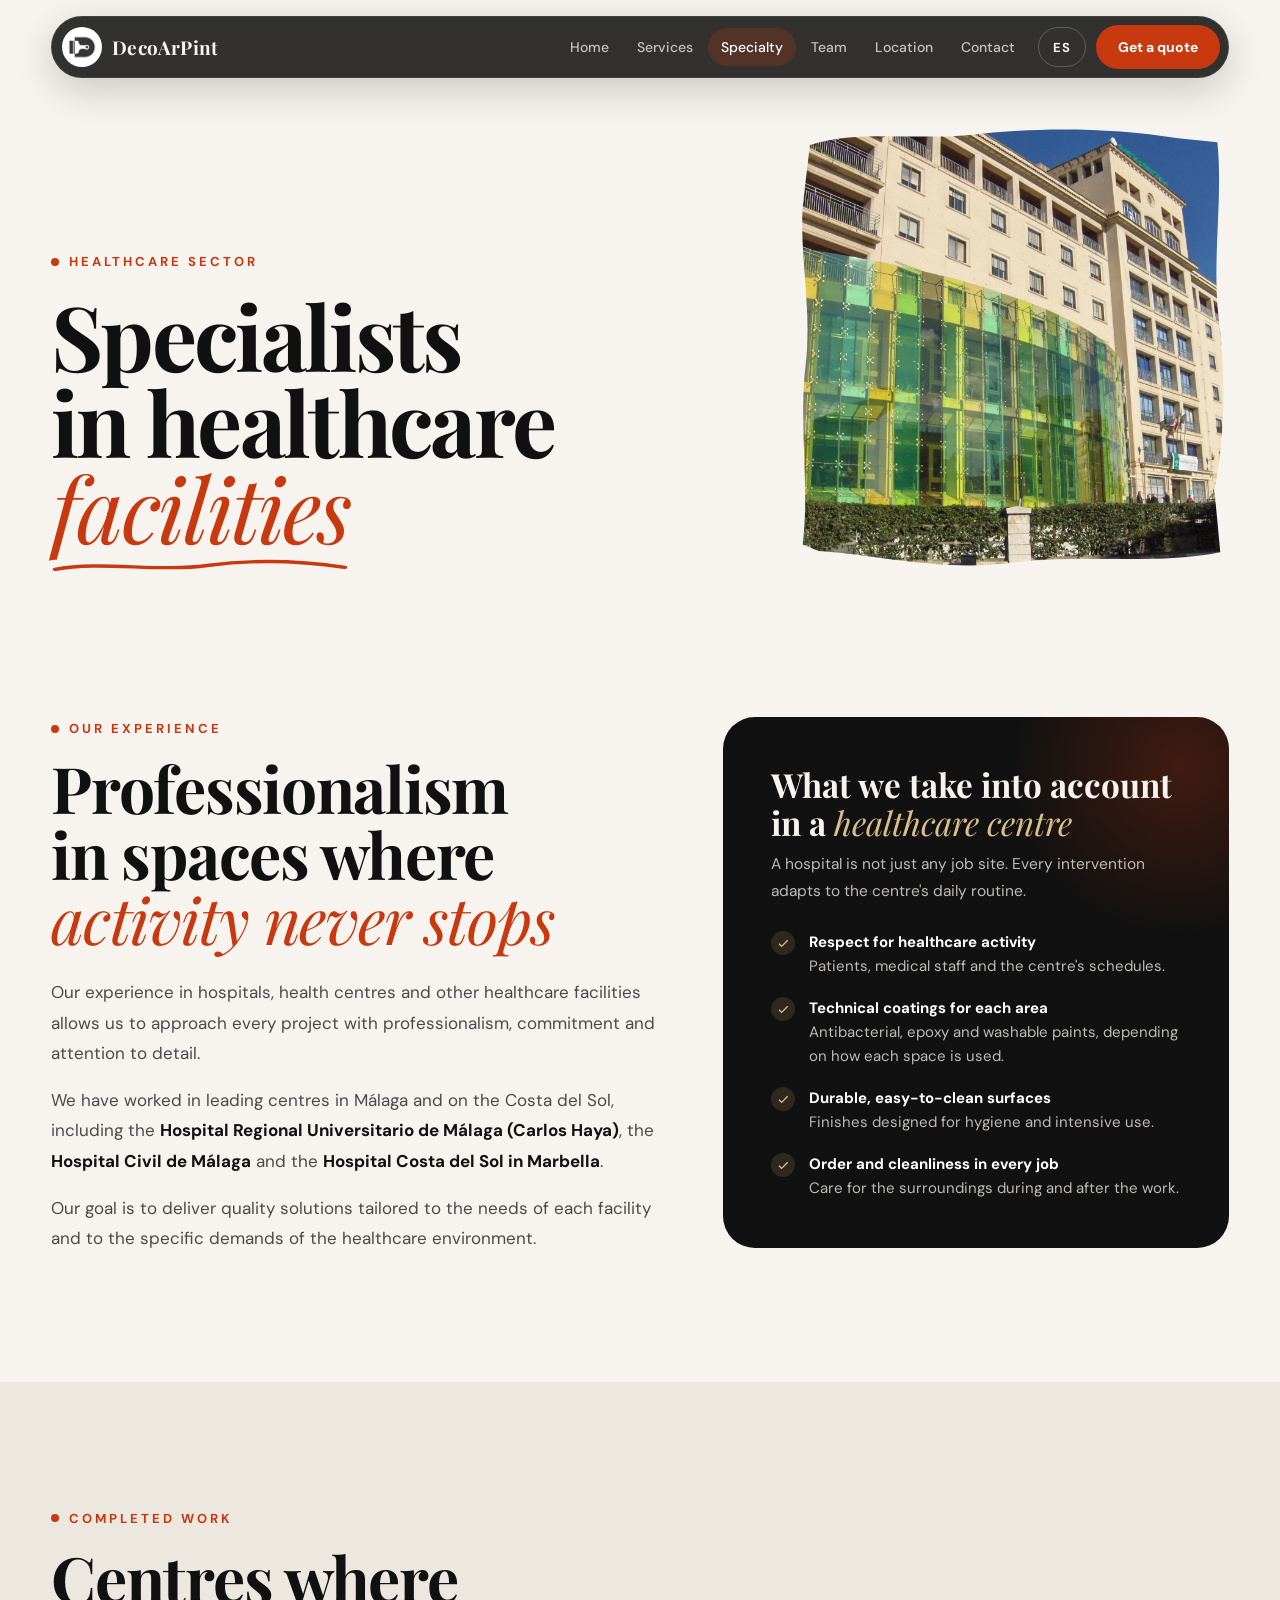
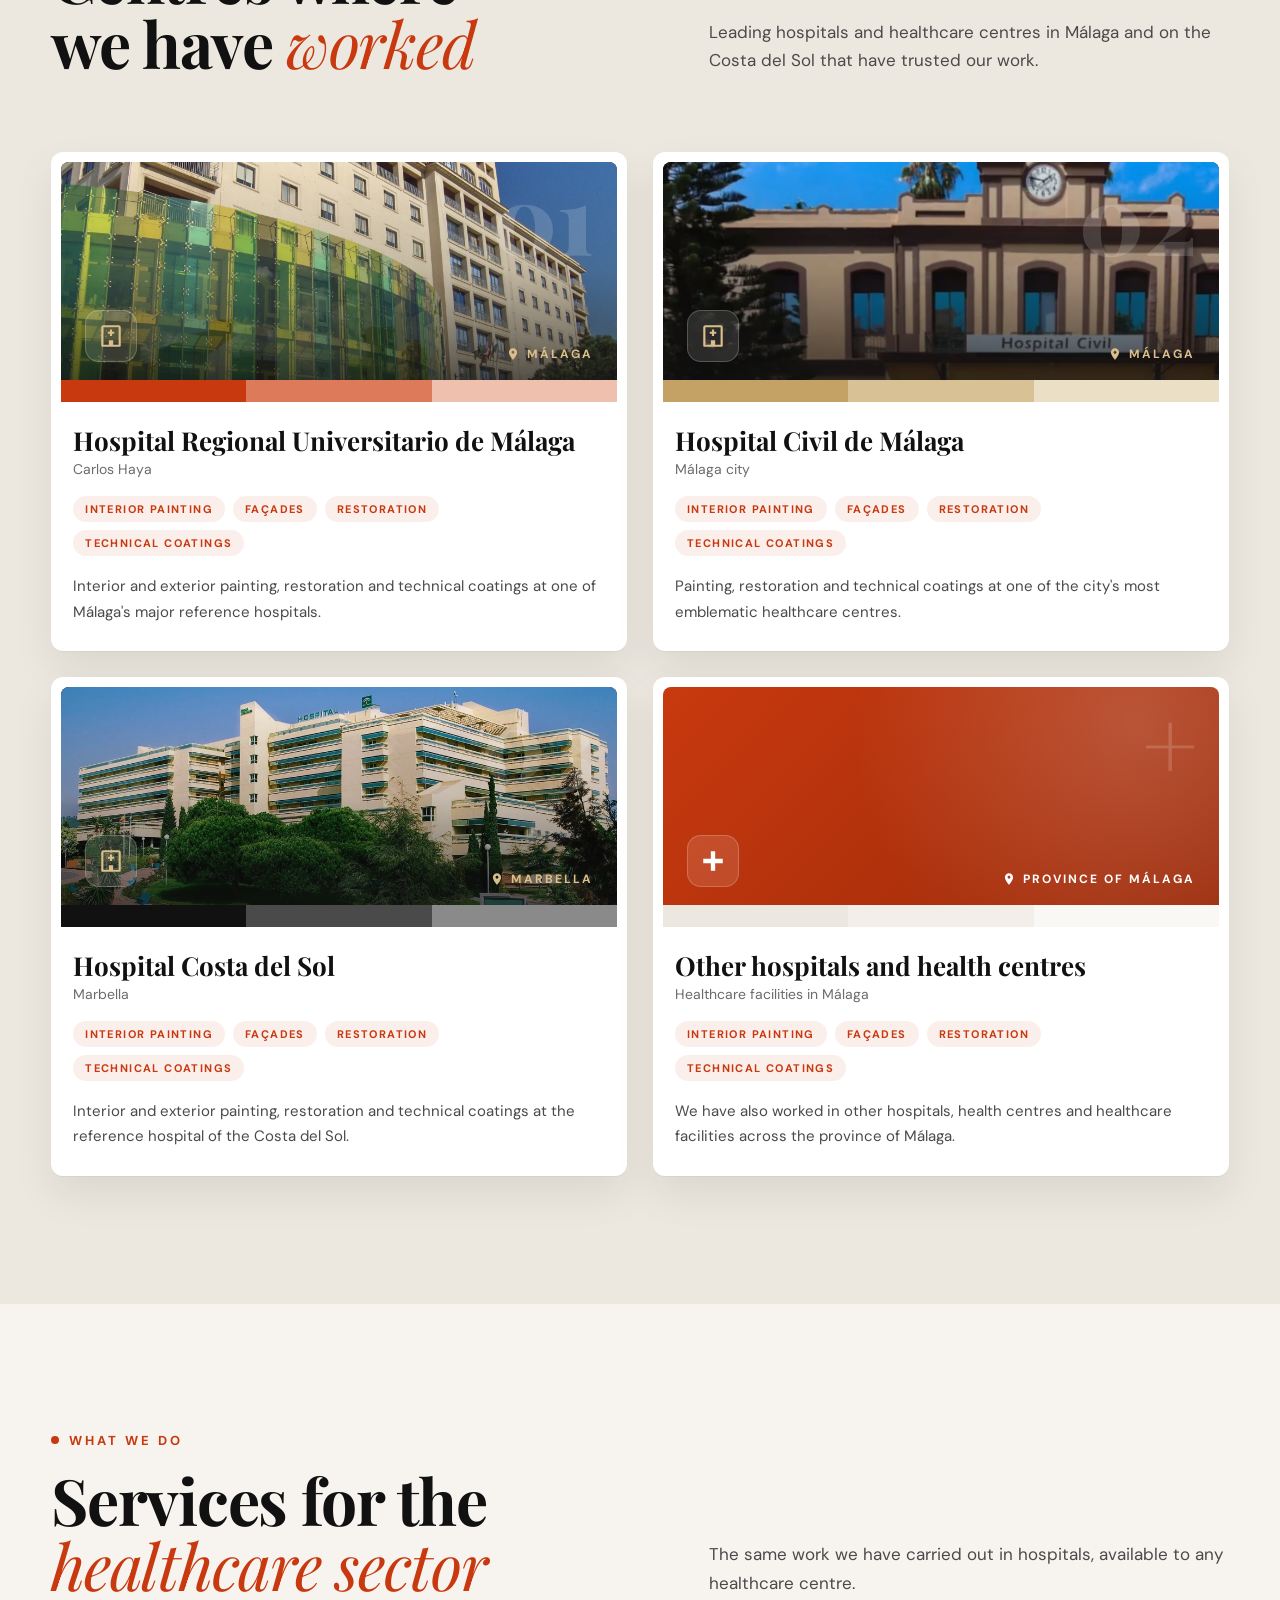
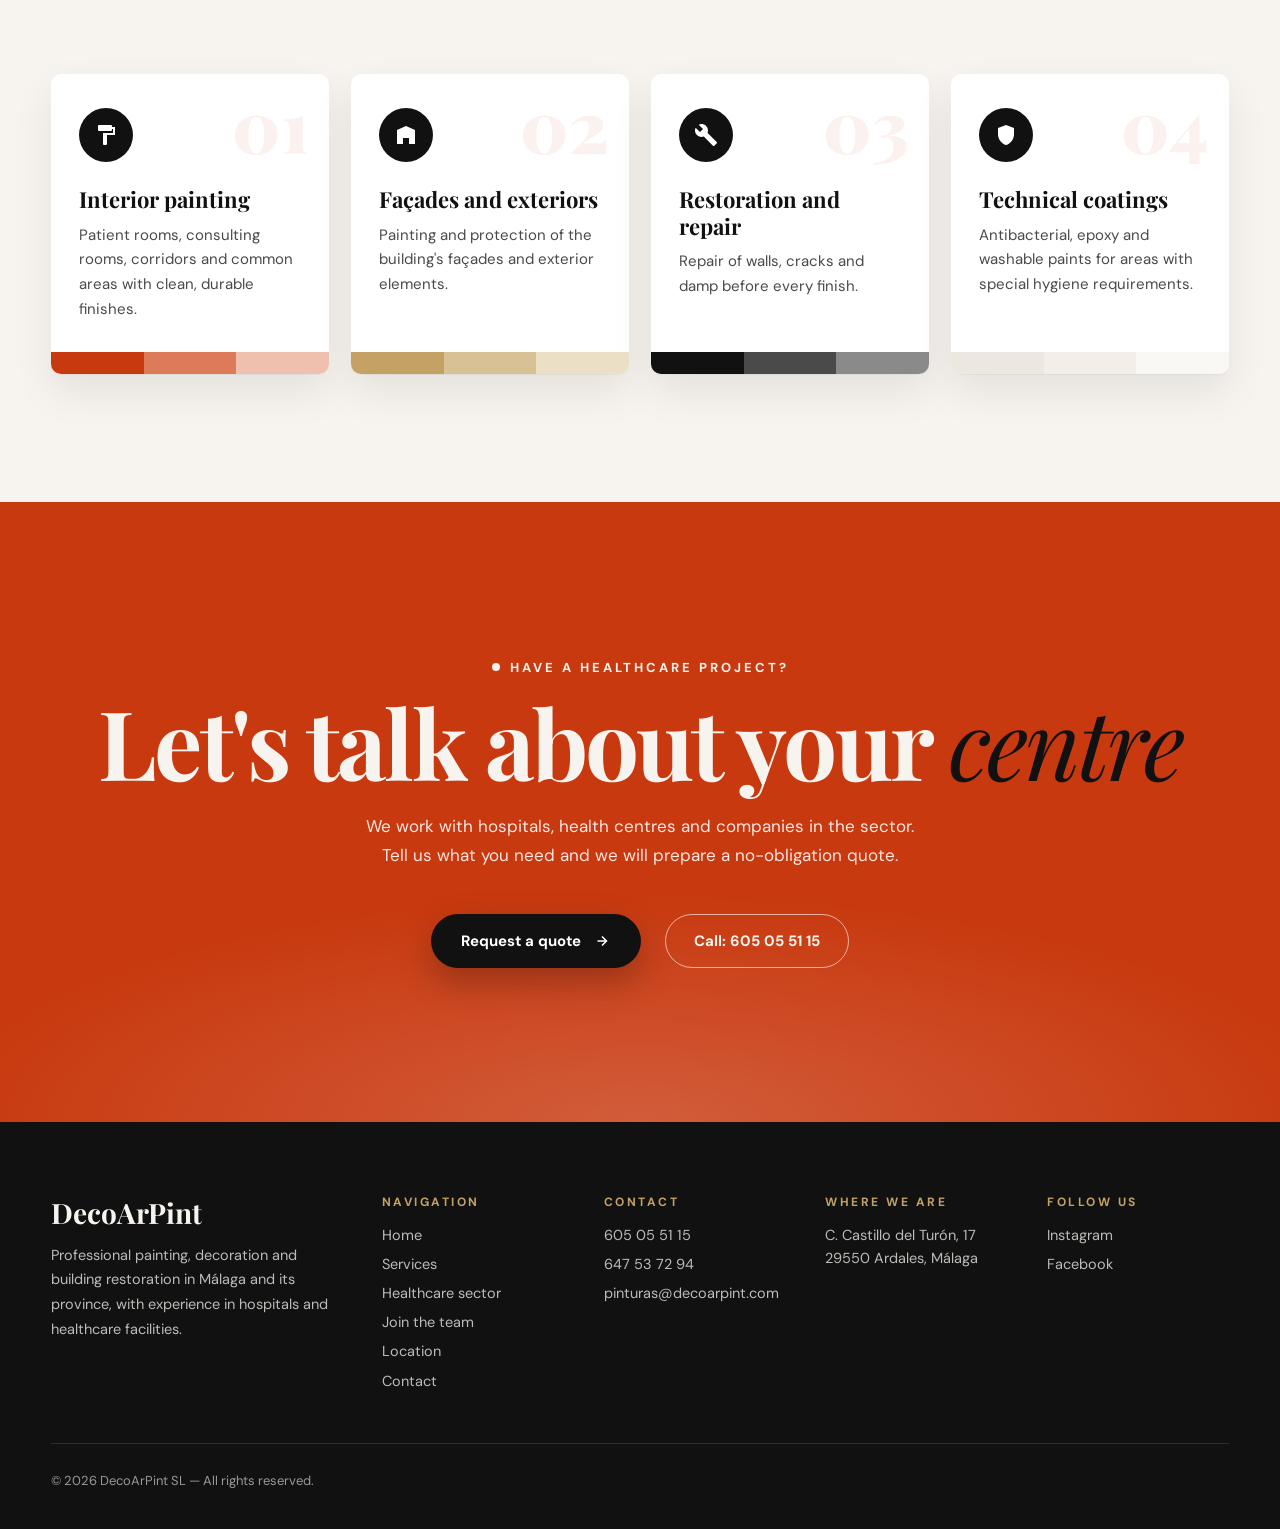
<file: HTML/en/sanitario.html>
<!DOCTYPE html>
<html lang="en">
<head>
  <meta charset="UTF-8" />
  <meta name="viewport" content="width=device-width, initial-scale=1.0" />
  <meta name="description" content="DecoArPint — Painting, restoration and technical coatings for hospitals and healthcare facilities in Málaga and on the Costa del Sol. Experience at the Hospital Regional Universitario de Málaga, the Hospital Civil and the Hospital Costa del Sol." />
  <meta name="theme-color" content="#111111" />
  <title>Healthcare sector — DecoArPint</title>
  <link rel="icon" type="image/png" href="../../imagenes/logo.png" />
  <link rel="preconnect" href="https://fonts.googleapis.com" />
  <link rel="preconnect" href="https://fonts.gstatic.com" crossorigin />
  <link rel="stylesheet" href="https://fonts.googleapis.com/css2?family=DM+Sans:wght@400;500;600;700&family=Playfair+Display:ital,wght@0,400;0,600;0,700;0,900;1,400;1,700&display=swap" />
  <link rel="stylesheet" href="../../css/estilos.css" />
  <script>document.documentElement.classList.add('js');</script>
</head>
<body>

  <!-- LAYOUT:HEADER -->
  <a href="#main" class="skip-link">Skip to content</a>

  <header class="pp-header">
    <div class="pp-bar">
      <a href="index.html" class="pp-logo" aria-label="DecoArPint — Home">
        <span class="pp-logo-mark"><img src="../../imagenes/logo.png" alt="" width="509" height="472" /></span>
        <span class="pp-logo-name">DecoArPint</span>
      </a>
      <nav class="pp-nav" aria-label="Main navigation">
        <a href="index.html">Home</a>
        <a href="tienda.html">Services</a>
        <a href="sanitario.html" aria-current="page">Specialty</a>
        <a href="recursoshumanos.html">Team</a>
        <a href="ubicacion.html">Location</a>
        <a href="contacto.html">Contact</a>
      </nav>
      <a href="../sanitario.html" class="pp-lang" lang="es" hreflang="es" aria-label="Ver esta página en español">ES</a>
      <a href="contacto.html" class="pp-cta">Get a quote</a>
      <button class="pp-burger" type="button" aria-label="Open menu" aria-expanded="false" aria-controls="ppMenu">
        <span></span><span></span>
      </button>
    </div>
  </header>

  <nav class="pp-menu" id="ppMenu" aria-label="Mobile menu">
    <a href="index.html">Home</a>
    <a href="tienda.html">Services</a>
    <a href="sanitario.html" aria-current="page">Specialty</a>
    <a href="recursoshumanos.html">Team</a>
    <a href="ubicacion.html">Location</a>
    <a href="contacto.html">Contact</a>
    <a href="contacto.html" class="pp-menu-cta">Request a quote →</a>
  </nav>
  <!-- /LAYOUT:HEADER -->

  <main id="main" tabindex="-1">
    <div class="page-hero page-hero--sanitario">
      <p class="page-hero-eyebrow">Healthcare sector</p>
      <h1 class="page-hero-title">Specialists in healthcare <em>facilities</em></h1>
    </div>

    <!-- ════════════════════════════════════════
         EXPERIENCE
    ════════════════════════════════════════ -->
    <section class="health-intro" aria-labelledby="intro-title">
      <div class="health-intro-layout">

        <div class="prose" data-reveal="left">
          <span class="section-eyebrow">Our experience</span>
          <h2 class="section-title" id="intro-title">Professionalism in spaces where <em>activity never stops</em></h2>
          <p>Our experience in hospitals, health centres and other healthcare facilities allows us to approach every project with professionalism, commitment and attention to detail.</p>
          <p>We have worked in leading centres in Málaga and on the Costa del Sol, including the <strong>Hospital Regional Universitario de Málaga (Carlos Haya)</strong>, the <strong>Hospital Civil de Málaga</strong> and the <strong>Hospital Costa del Sol in Marbella</strong>.</p>
          <p>Our goal is to deliver quality solutions tailored to the needs of each facility and to the specific demands of the healthcare environment.</p>
        </div>

        <aside class="contact-aside" data-reveal="right" data-delay="1" aria-labelledby="reqs-title">
          <h2 class="contact-aside-title" id="reqs-title">What we take into account in a <em>healthcare centre</em></h2>
          <p class="contact-aside-desc">A hospital is not just any job site. Every intervention adapts to the centre's daily routine.</p>
          <ul class="check-list">
            <li><span><strong>Respect for healthcare activity</strong>Patients, medical staff and the centre's schedules.</span></li>
            <li><span><strong>Technical coatings for each area</strong>Antibacterial, epoxy and washable paints, depending on how each space is used.</span></li>
            <li><span><strong>Durable, easy-to-clean surfaces</strong>Finishes designed for hygiene and intensive use.</span></li>
            <li><span><strong>Order and cleanliness in every job</strong>Care for the surroundings during and after the work.</span></li>
          </ul>
        </aside>

      </div>
    </section>

    <!-- ════════════════════════════════════════
         PROJECTS
    ════════════════════════════════════════ -->
    <section class="projects-section" id="proyectos" aria-labelledby="projects-title">
      <div class="projects-inner">
        <div class="section-header">
          <span class="section-eyebrow" data-reveal>Completed work</span>
          <h2 class="section-title" id="projects-title" data-reveal data-delay="1">Centres where we have <em>worked</em></h2>
          <p class="section-desc" data-reveal data-delay="2">Leading hospitals and healthcare centres in Málaga and on the Costa del Sol that have trusted our work.</p>
        </div>

        <ul class="projects-grid" role="list">

          <li class="project-card" data-reveal data-delay="1">
            <div class="project-media project-media--photo">
              <img src="../../imagenes/hospital-carlos-haya.webp" alt="Façade of the Hospital Regional Universitario de Málaga (Carlos Haya)" loading="lazy" decoding="async" />
              <span class="project-number" aria-hidden="true">01</span>
              <div class="project-media-icon" aria-hidden="true">
                <svg xmlns="http://www.w3.org/2000/svg" viewBox="0 0 24 24"><path fill-rule="evenodd" d="M5 2h14a2 2 0 0 1 2 2v17a1 1 0 0 1-1 1H4a1 1 0 0 1-1-1V4a2 2 0 0 1 2-2zm0 2v16h5v-4h4v4h5V4H5zm6 2h2v2h2v2h-2v2h-2v-2H9V8h2V6z"/></svg>
              </div>
              <span class="project-location">
                <svg xmlns="http://www.w3.org/2000/svg" viewBox="0 0 24 24" aria-hidden="true"><path d="M12 2C8.13 2 5 5.13 5 9c0 5.25 7 13 7 13s7-7.75 7-13c0-3.87-3.13-7-7-7zm0 9.5c-1.38 0-2.5-1.12-2.5-2.5s1.12-2.5 2.5-2.5 2.5 1.12 2.5 2.5-1.12 2.5-2.5 2.5z"/></svg>
                Málaga
              </span>
            </div>
            <div class="project-body">
              <h3 class="project-name">Hospital Regional Universitario de Málaga</h3>
              <p class="project-alias">Carlos Haya</p>
              <ul class="tag-list" aria-label="Work carried out">
                <li>Interior painting</li>
                <li>Façades</li>
                <li>Restoration</li>
                <li>Technical coatings</li>
              </ul>
              <p class="project-desc">Interior and exterior painting, restoration and technical coatings at one of Málaga's major reference hospitals.</p>
            </div>
          </li>

          <li class="project-card" data-reveal data-delay="2">
            <div class="project-media project-media--photo">
              <img src="../../imagenes/hospital-civil.webp" alt="Façade of the Hospital Civil de Málaga" loading="lazy" decoding="async" />
              <span class="project-number" aria-hidden="true">02</span>
              <div class="project-media-icon" aria-hidden="true">
                <svg xmlns="http://www.w3.org/2000/svg" viewBox="0 0 24 24"><path fill-rule="evenodd" d="M5 2h14a2 2 0 0 1 2 2v17a1 1 0 0 1-1 1H4a1 1 0 0 1-1-1V4a2 2 0 0 1 2-2zm0 2v16h5v-4h4v4h5V4H5zm6 2h2v2h2v2h-2v2h-2v-2H9V8h2V6z"/></svg>
              </div>
              <span class="project-location">
                <svg xmlns="http://www.w3.org/2000/svg" viewBox="0 0 24 24" aria-hidden="true"><path d="M12 2C8.13 2 5 5.13 5 9c0 5.25 7 13 7 13s7-7.75 7-13c0-3.87-3.13-7-7-7zm0 9.5c-1.38 0-2.5-1.12-2.5-2.5s1.12-2.5 2.5-2.5 2.5 1.12 2.5 2.5-1.12 2.5-2.5 2.5z"/></svg>
                Málaga
              </span>
            </div>
            <div class="project-body">
              <h3 class="project-name">Hospital Civil de Málaga</h3>
              <p class="project-alias">Málaga city</p>
              <ul class="tag-list" aria-label="Work carried out">
                <li>Interior painting</li>
                <li>Façades</li>
                <li>Restoration</li>
                <li>Technical coatings</li>
              </ul>
              <p class="project-desc">Painting, restoration and technical coatings at one of the city's most emblematic healthcare centres.</p>
            </div>
          </li>

          <li class="project-card" data-reveal data-delay="1">
            <div class="project-media project-media--photo">
              <img src="../../imagenes/hospital-costa-del-sol.webp" alt="Building and gardens of the Hospital Costa del Sol in Marbella" loading="lazy" decoding="async" />
              <span class="project-number" aria-hidden="true">03</span>
              <div class="project-media-icon" aria-hidden="true">
                <svg xmlns="http://www.w3.org/2000/svg" viewBox="0 0 24 24"><path fill-rule="evenodd" d="M5 2h14a2 2 0 0 1 2 2v17a1 1 0 0 1-1 1H4a1 1 0 0 1-1-1V4a2 2 0 0 1 2-2zm0 2v16h5v-4h4v4h5V4H5zm6 2h2v2h2v2h-2v2h-2v-2H9V8h2V6z"/></svg>
              </div>
              <span class="project-location">
                <svg xmlns="http://www.w3.org/2000/svg" viewBox="0 0 24 24" aria-hidden="true"><path d="M12 2C8.13 2 5 5.13 5 9c0 5.25 7 13 7 13s7-7.75 7-13c0-3.87-3.13-7-7-7zm0 9.5c-1.38 0-2.5-1.12-2.5-2.5s1.12-2.5 2.5-2.5 2.5 1.12 2.5 2.5-1.12 2.5-2.5 2.5z"/></svg>
                Marbella
              </span>
            </div>
            <div class="project-body">
              <h3 class="project-name">Hospital Costa del Sol</h3>
              <p class="project-alias">Marbella</p>
              <ul class="tag-list" aria-label="Work carried out">
                <li>Interior painting</li>
                <li>Façades</li>
                <li>Restoration</li>
                <li>Technical coatings</li>
              </ul>
              <p class="project-desc">Interior and exterior painting, restoration and technical coatings at the reference hospital of the Costa del Sol.</p>
            </div>
          </li>

          <li class="project-card project-card--more" data-reveal data-delay="2">
            <div class="project-media">
              <span class="project-number" aria-hidden="true">+</span>
              <div class="project-media-icon" aria-hidden="true">
                <svg xmlns="http://www.w3.org/2000/svg" viewBox="0 0 24 24"><path d="M10 3h4v7h7v4h-7v7h-4v-7H3v-4h7z"/></svg>
              </div>
              <span class="project-location">
                <svg xmlns="http://www.w3.org/2000/svg" viewBox="0 0 24 24" aria-hidden="true"><path d="M12 2C8.13 2 5 5.13 5 9c0 5.25 7 13 7 13s7-7.75 7-13c0-3.87-3.13-7-7-7zm0 9.5c-1.38 0-2.5-1.12-2.5-2.5s1.12-2.5 2.5-2.5 2.5 1.12 2.5 2.5-1.12 2.5-2.5 2.5z"/></svg>
                Province of Málaga
              </span>
            </div>
            <div class="project-body">
              <h3 class="project-name">Other hospitals and health centres</h3>
              <p class="project-alias">Healthcare facilities in Málaga</p>
              <ul class="tag-list" aria-label="Work carried out">
                <li>Interior painting</li>
                <li>Façades</li>
                <li>Restoration</li>
                <li>Technical coatings</li>
              </ul>
              <p class="project-desc">We have also worked in other hospitals, health centres and healthcare facilities across the province of Málaga.</p>
            </div>
          </li>

        </ul>
      </div>
    </section>

    <!-- ════════════════════════════════════════
         SERVICES FOR THE HEALTHCARE SECTOR
    ════════════════════════════════════════ -->
    <section class="features-section" aria-labelledby="services-title">
      <div class="section-header">
        <span class="section-eyebrow" data-reveal>What we do</span>
        <h2 class="section-title" id="services-title" data-reveal data-delay="1">Services for the <em>healthcare sector</em></h2>
        <p class="section-desc" data-reveal data-delay="2">The same work we have carried out in hospitals, available to any healthcare centre.</p>
      </div>

      <div class="features-grid features-grid--4">

        <div class="feature-card" data-reveal data-delay="1">
          <span class="feature-number" aria-hidden="true">01</span>
          <div class="feature-icon-wrap" aria-hidden="true">
            <svg xmlns="http://www.w3.org/2000/svg" viewBox="0 0 24 24"><path d="M18 4V3a1 1 0 0 0-1-1H5a1 1 0 0 0-1 1v4a1 1 0 0 0 1 1h12a1 1 0 0 0 1-1V6h1v4H9v11a1 1 0 0 0 1 1h2a1 1 0 0 0 1-1v-9h8V4h-3z"/></svg>
          </div>
          <h3>Interior painting</h3>
          <p>Patient rooms, consulting rooms, corridors and common areas with clean, durable finishes.</p>
        </div>

        <div class="feature-card" data-reveal data-delay="2">
          <span class="feature-number" aria-hidden="true">02</span>
          <div class="feature-icon-wrap" aria-hidden="true">
            <svg xmlns="http://www.w3.org/2000/svg" viewBox="0 0 24 24"><path d="M3 21V7l9-4 9 4v14h-6v-6H9v6H3z"/></svg>
          </div>
          <h3>Façades and exteriors</h3>
          <p>Painting and protection of the building's façades and exterior elements.</p>
        </div>

        <div class="feature-card" data-reveal data-delay="3">
          <span class="feature-number" aria-hidden="true">03</span>
          <div class="feature-icon-wrap" aria-hidden="true">
            <svg xmlns="http://www.w3.org/2000/svg" viewBox="0 0 24 24"><path d="M22.7 19l-9.1-9.1c.9-2.3.4-5-1.5-6.9-2-2-5-2.4-7.4-1.3L9 6 6 9 1.6 4.7C.4 7.1.9 10.1 2.9 12.1c1.9 1.9 4.6 2.4 6.9 1.5l9.1 9.1c.4.4 1 .4 1.4 0l2.3-2.3c.5-.4.5-1.1.1-1.4z"/></svg>
          </div>
          <h3>Restoration and repair</h3>
          <p>Repair of walls, cracks and damp before every finish.</p>
        </div>

        <div class="feature-card" data-reveal data-delay="4">
          <span class="feature-number" aria-hidden="true">04</span>
          <div class="feature-icon-wrap" aria-hidden="true">
            <svg xmlns="http://www.w3.org/2000/svg" viewBox="0 0 24 24"><path d="M12 2 4 5v6c0 5.25 3.4 9.74 8 11 4.6-1.26 8-5.75 8-11V5l-8-3z"/></svg>
          </div>
          <h3>Technical coatings</h3>
          <p>Antibacterial, epoxy and washable paints for areas with special hygiene requirements.</p>
        </div>

      </div>
    </section>

    <!-- CTA -->
    <section class="cta-banner cta-banner--compact" data-reveal="scale" aria-labelledby="cta-title">
      <div class="cta-content">
        <span class="section-eyebrow">Have a healthcare project?</span>
        <h2 class="section-title" id="cta-title">Let's talk about your <em>centre</em></h2>
        <p>We work with hospitals, health centres and companies in the sector. Tell us what you need and we will prepare a no-obligation quote.</p>
      </div>
      <div class="cta-actions">
        <a href="contacto.html" class="btn-primary">
          Request a quote
          <svg xmlns="http://www.w3.org/2000/svg" viewBox="0 0 24 24" aria-hidden="true"><path d="m11.293 17.293 1.414 1.414L19.414 12l-6.707-6.707-1.414 1.414L15.586 11H6v2h9.586z"/></svg>
        </a>
        <a href="tel:+34605055115" class="btn-outline">Call: 605 05 51 15</a>
      </div>
    </section>
  </main>

  <!-- LAYOUT:FOOTER -->
  <footer class="pp-footer">
    <div class="pp-footer-grid">
      <div>
        <p class="pp-footer-brand">DecoArPint</p>
        <p class="pp-footer-text">Professional painting, decoration and building restoration in Málaga and its province, with experience in hospitals and healthcare facilities.</p>
      </div>
      <nav aria-label="Footer navigation">
        <p class="pp-footer-title">Navigation</p>
          <a href="index.html">Home</a>
          <a href="tienda.html">Services</a>
          <a href="sanitario.html">Healthcare sector</a>
          <a href="recursoshumanos.html">Join the team</a>
          <a href="ubicacion.html">Location</a>
          <a href="contacto.html">Contact</a>
      </nav>
      <div>
        <p class="pp-footer-title">Contact</p>
        <a href="tel:+34605055115">605 05 51 15</a>
        <a href="tel:+34647537294">647 53 72 94</a>
        <a href="mailto:pinturas@decoarpint.com">pinturas@decoarpint.com</a>
      </div>
      <div>
        <p class="pp-footer-title">Where we are</p>
        <a href="ubicacion.html">C. Castillo del Turón, 17<br>29550 Ardales, Málaga</a>
      </div>
      <div>
        <p class="pp-footer-title">Follow us</p>
        <a href="https://www.instagram.com/decoarpint_sl/" target="_blank" rel="noopener noreferrer">Instagram <span class="sr-only">(opens in a new tab)</span></a>
        <a href="https://www.facebook.com/decoarpint?locale=es_ES" target="_blank" rel="noopener noreferrer">Facebook <span class="sr-only">(opens in a new tab)</span></a>
      </div>
    </div>
    <p class="pp-footer-copy">&copy; <span data-year>2026</span> DecoArPint SL — All rights reserved.</p>
  </footer>
  <!-- /LAYOUT:FOOTER -->

  <script src="../../Js/script.js"></script>
</body>
</html>
</file>
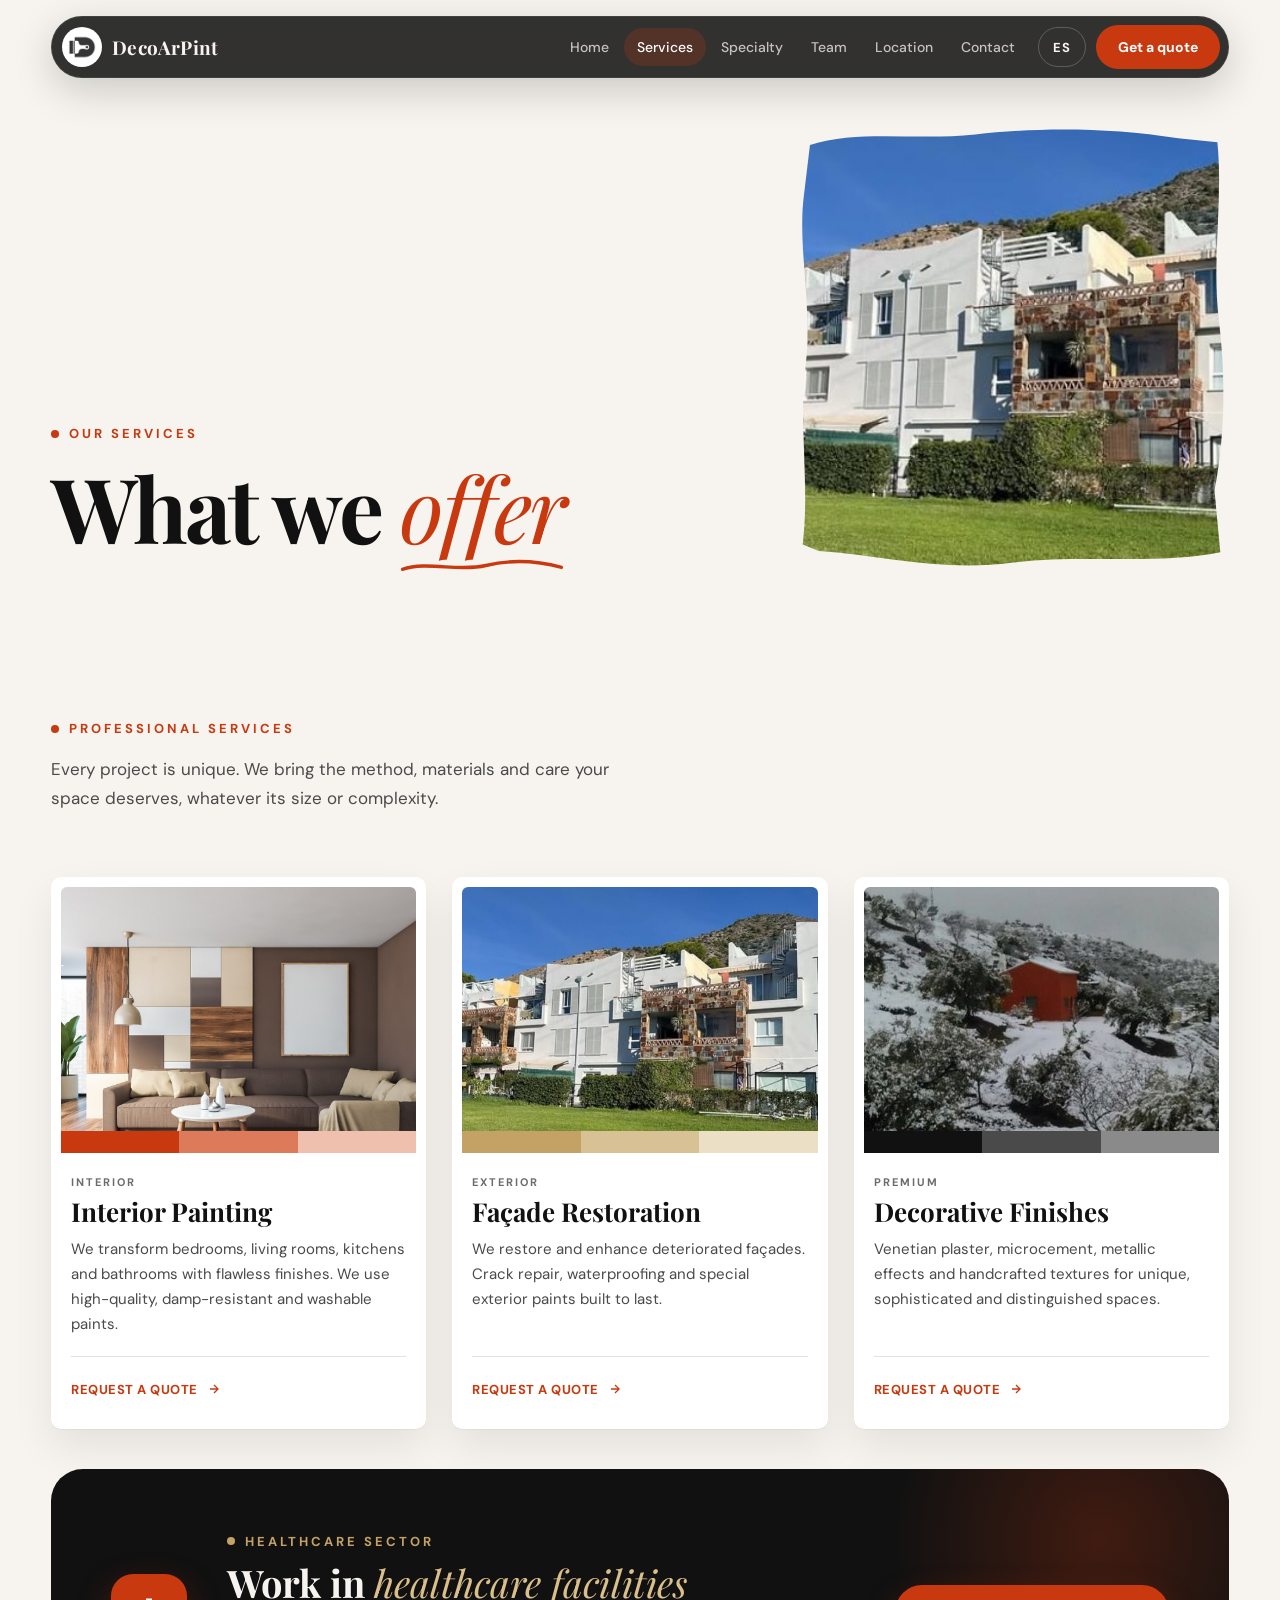
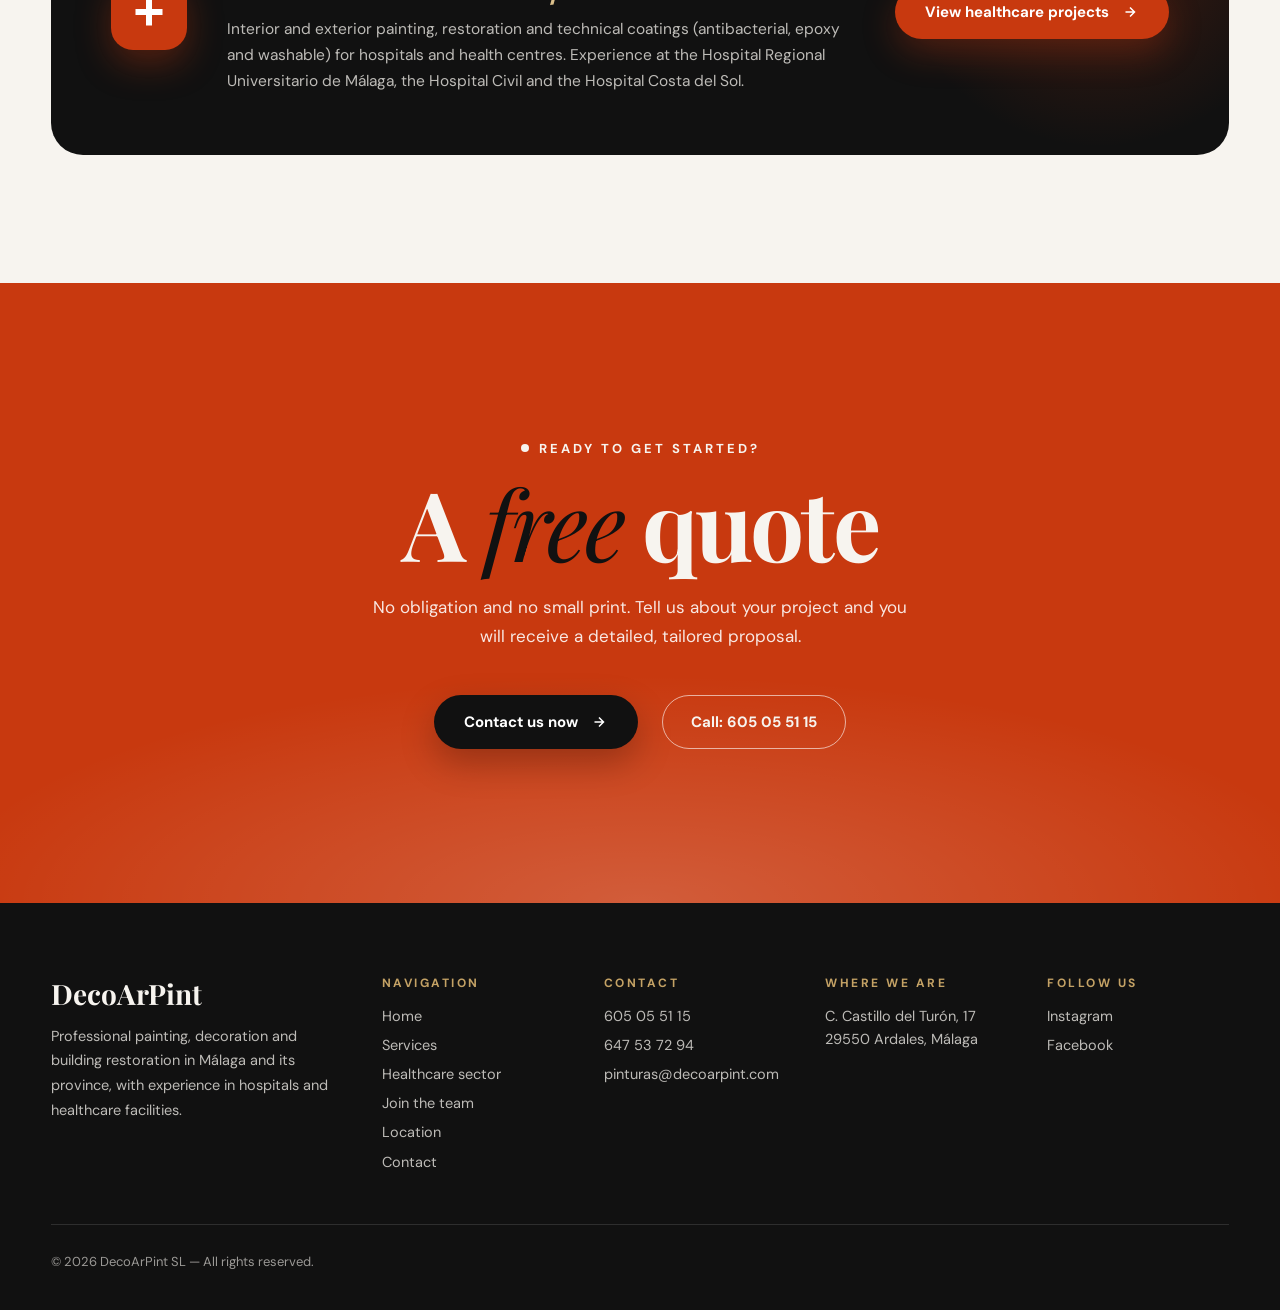
<file: HTML/en/tienda.html>
<!DOCTYPE html>
<html lang="en">
<head>
  <meta charset="UTF-8" />
  <meta name="viewport" content="width=device-width, initial-scale=1.0" />
  <meta name="description" content="DecoArPint services: interior painting, façade restoration and premium decorative finishes in Málaga." />
  <meta name="theme-color" content="#111111" />
  <title>Services — DecoArPint</title>
  <link rel="icon" type="image/png" href="../../imagenes/logo.png" />
  <link rel="preconnect" href="https://fonts.googleapis.com" />
  <link rel="preconnect" href="https://fonts.gstatic.com" crossorigin />
  <link rel="stylesheet" href="https://fonts.googleapis.com/css2?family=DM+Sans:wght@400;500;600;700&family=Playfair+Display:ital,wght@0,400;0,600;0,700;0,900;1,400;1,700&display=swap" />
  <link rel="stylesheet" href="../../css/estilos.css" />
  <script>document.documentElement.classList.add('js');</script>
</head>
<body>

  <!-- LAYOUT:HEADER -->
  <a href="#main" class="skip-link">Skip to content</a>

  <header class="pp-header">
    <div class="pp-bar">
      <a href="index.html" class="pp-logo" aria-label="DecoArPint — Home">
        <span class="pp-logo-mark"><img src="../../imagenes/logo.png" alt="" width="509" height="472" /></span>
        <span class="pp-logo-name">DecoArPint</span>
      </a>
      <nav class="pp-nav" aria-label="Main navigation">
        <a href="index.html">Home</a>
        <a href="tienda.html" aria-current="page">Services</a>
        <a href="sanitario.html">Specialty</a>
        <a href="recursoshumanos.html">Team</a>
        <a href="ubicacion.html">Location</a>
        <a href="contacto.html">Contact</a>
      </nav>
      <a href="../tienda.html" class="pp-lang" lang="es" hreflang="es" aria-label="Ver esta página en español">ES</a>
      <a href="contacto.html" class="pp-cta">Get a quote</a>
      <button class="pp-burger" type="button" aria-label="Open menu" aria-expanded="false" aria-controls="ppMenu">
        <span></span><span></span>
      </button>
    </div>
  </header>

  <nav class="pp-menu" id="ppMenu" aria-label="Mobile menu">
    <a href="index.html">Home</a>
    <a href="tienda.html" aria-current="page">Services</a>
    <a href="sanitario.html">Specialty</a>
    <a href="recursoshumanos.html">Team</a>
    <a href="ubicacion.html">Location</a>
    <a href="contacto.html">Contact</a>
    <a href="contacto.html" class="pp-menu-cta">Request a quote →</a>
  </nav>
  <!-- /LAYOUT:HEADER -->

  <main id="main" tabindex="-1">
    <div class="page-hero page-hero--servicios">
      <p class="page-hero-eyebrow">Our services</p>
      <h1 class="page-hero-title">What we <em>offer</em></h1>
    </div>

    <section class="store-section" aria-label="Professional services">
      <div class="store-intro" data-reveal>
        <span class="section-eyebrow">Professional services</span>
        <p class="section-desc">Every project is unique. We bring the method, materials and care your space deserves, whatever its size or complexity.</p>
      </div>

      <div class="products-grid">

        <article class="product-card" data-reveal data-delay="1">
          <div class="product-img">
            <img src="../../imagenes/interior.png" alt="Living room with interior painting" width="753" height="441" loading="lazy" decoding="async" />
          </div>
          <div class="product-info">
            <span class="product-cat">Interior</span>
            <h2 class="product-name">Interior Painting</h2>
            <p class="product-desc">We transform bedrooms, living rooms, kitchens and bathrooms with flawless finishes. We use high-quality, damp-resistant and washable paints.</p>
            <div class="product-footer">
              <a href="contacto.html" class="product-cta">
                Request a quote <span class="sr-only">for interior painting</span>
                <svg xmlns="http://www.w3.org/2000/svg" viewBox="0 0 24 24" aria-hidden="true"><path d="m11.293 17.293 1.414 1.414L19.414 12l-6.707-6.707-1.414 1.414L15.586 11H6v2h9.586z"/></svg>
              </a>
            </div>
          </div>
        </article>

        <article class="product-card" data-reveal data-delay="2">
          <div class="product-img">
            <img src="../../imagenes/fachada.png" alt="Restored façade" width="856" height="448" loading="lazy" decoding="async" />
          </div>
          <div class="product-info">
            <span class="product-cat">Exterior</span>
            <h2 class="product-name">Façade Restoration</h2>
            <p class="product-desc">We restore and enhance deteriorated façades. Crack repair, waterproofing and special exterior paints built to last.</p>
            <div class="product-footer">
              <a href="contacto.html" class="product-cta">
                Request a quote <span class="sr-only">for façade restoration</span>
                <svg xmlns="http://www.w3.org/2000/svg" viewBox="0 0 24 24" aria-hidden="true"><path d="m11.293 17.293 1.414 1.414L19.414 12l-6.707-6.707-1.414 1.414L15.586 11H6v2h9.586z"/></svg>
              </a>
            </div>
          </div>
        </article>

        <article class="product-card" data-reveal data-delay="3">
          <div class="product-img">
            <img src="../../imagenes/premium.png" alt="Premium decorative finish" width="859" height="438" loading="lazy" decoding="async" />
          </div>
          <div class="product-info">
            <span class="product-cat">Premium</span>
            <h2 class="product-name">Decorative Finishes</h2>
            <p class="product-desc">Venetian plaster, microcement, metallic effects and handcrafted textures for unique, sophisticated and distinguished spaces.</p>
            <div class="product-footer">
              <a href="contacto.html" class="product-cta">
                Request a quote <span class="sr-only">for decorative finishes</span>
                <svg xmlns="http://www.w3.org/2000/svg" viewBox="0 0 24 24" aria-hidden="true"><path d="m11.293 17.293 1.414 1.414L19.414 12l-6.707-6.707-1.414 1.414L15.586 11H6v2h9.586z"/></svg>
              </a>
            </div>
          </div>
        </article>

      </div>

      <!-- Healthcare sector -->
      <div class="service-highlight" data-reveal>
        <div class="service-highlight-icon" aria-hidden="true">
          <svg xmlns="http://www.w3.org/2000/svg" viewBox="0 0 24 24"><path d="M10 3h4v7h7v4h-7v7h-4v-7H3v-4h7z"/></svg>
        </div>
        <div>
          <span class="section-eyebrow">Healthcare sector</span>
          <h2>Work in <em>healthcare facilities</em></h2>
          <p>Interior and exterior painting, restoration and technical coatings (antibacterial, epoxy and washable) for hospitals and health centres. Experience at the Hospital Regional Universitario de Málaga, the Hospital Civil and the Hospital Costa del Sol.</p>
        </div>
        <a href="sanitario.html" class="btn-primary">
          View healthcare projects
          <svg xmlns="http://www.w3.org/2000/svg" viewBox="0 0 24 24" aria-hidden="true"><path d="m11.293 17.293 1.414 1.414L19.414 12l-6.707-6.707-1.414 1.414L15.586 11H6v2h9.586z"/></svg>
        </a>
      </div>
    </section>

    <!-- CTA -->
    <section class="cta-banner cta-banner--compact" data-reveal="scale" aria-labelledby="cta-title">
      <div class="cta-content">
        <span class="section-eyebrow">Ready to get started?</span>
        <h2 class="section-title" id="cta-title">A <em>free</em> quote</h2>
        <p>No obligation and no small print. Tell us about your project and you will receive a detailed, tailored proposal.</p>
      </div>
      <div class="cta-actions">
        <a href="contacto.html" class="btn-primary">
          Contact us now
          <svg xmlns="http://www.w3.org/2000/svg" viewBox="0 0 24 24" aria-hidden="true"><path d="m11.293 17.293 1.414 1.414L19.414 12l-6.707-6.707-1.414 1.414L15.586 11H6v2h9.586z"/></svg>
        </a>
        <a href="tel:+34605055115" class="btn-outline">Call: 605 05 51 15</a>
      </div>
    </section>
  </main>

  <!-- LAYOUT:FOOTER -->
  <footer class="pp-footer">
    <div class="pp-footer-grid">
      <div>
        <p class="pp-footer-brand">DecoArPint</p>
        <p class="pp-footer-text">Professional painting, decoration and building restoration in Málaga and its province, with experience in hospitals and healthcare facilities.</p>
      </div>
      <nav aria-label="Footer navigation">
        <p class="pp-footer-title">Navigation</p>
          <a href="index.html">Home</a>
          <a href="tienda.html">Services</a>
          <a href="sanitario.html">Healthcare sector</a>
          <a href="recursoshumanos.html">Join the team</a>
          <a href="ubicacion.html">Location</a>
          <a href="contacto.html">Contact</a>
      </nav>
      <div>
        <p class="pp-footer-title">Contact</p>
        <a href="tel:+34605055115">605 05 51 15</a>
        <a href="tel:+34647537294">647 53 72 94</a>
        <a href="mailto:pinturas@decoarpint.com">pinturas@decoarpint.com</a>
      </div>
      <div>
        <p class="pp-footer-title">Where we are</p>
        <a href="ubicacion.html">C. Castillo del Turón, 17<br>29550 Ardales, Málaga</a>
      </div>
      <div>
        <p class="pp-footer-title">Follow us</p>
        <a href="https://www.instagram.com/decoarpint_sl/" target="_blank" rel="noopener noreferrer">Instagram <span class="sr-only">(opens in a new tab)</span></a>
        <a href="https://www.facebook.com/decoarpint?locale=es_ES" target="_blank" rel="noopener noreferrer">Facebook <span class="sr-only">(opens in a new tab)</span></a>
      </div>
    </div>
    <p class="pp-footer-copy">&copy; <span data-year>2026</span> DecoArPint SL — All rights reserved.</p>
  </footer>
  <!-- /LAYOUT:FOOTER -->

  <script src="../../Js/script.js"></script>
</body>
</html>
</file>
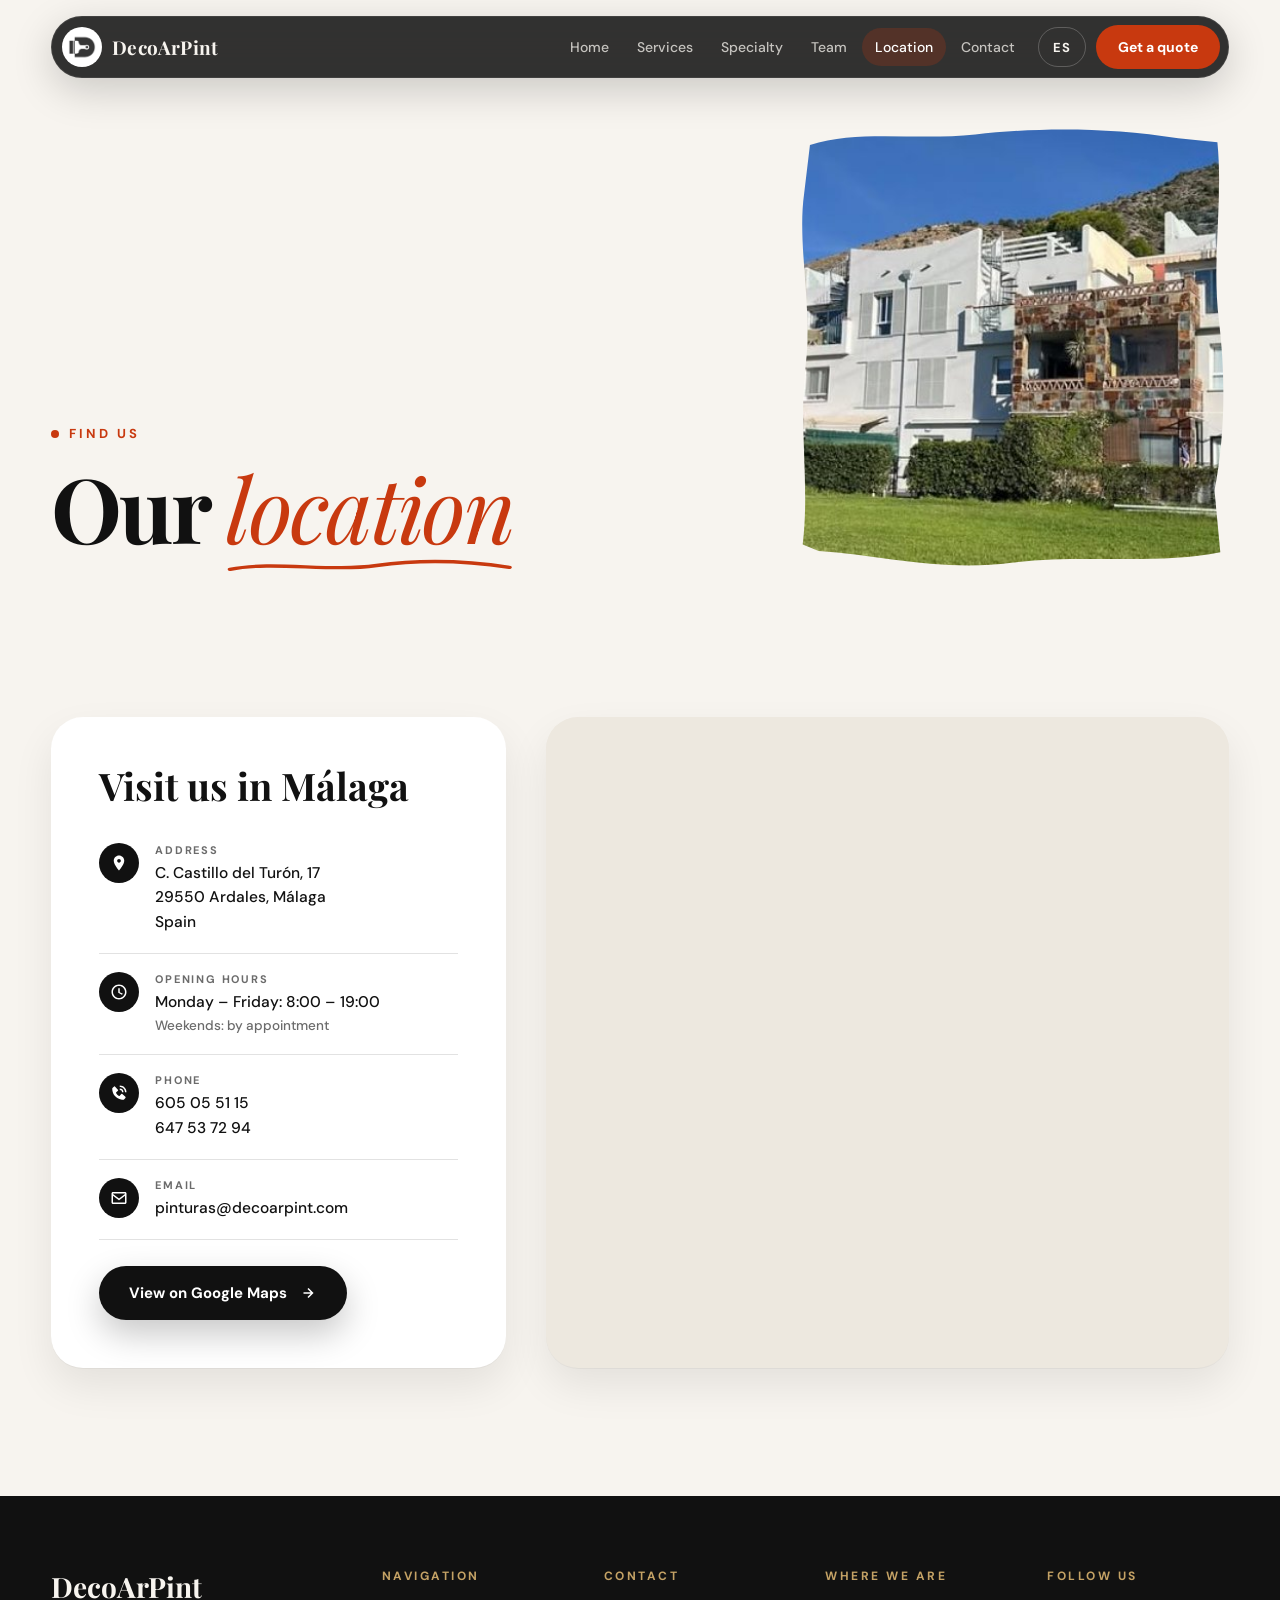
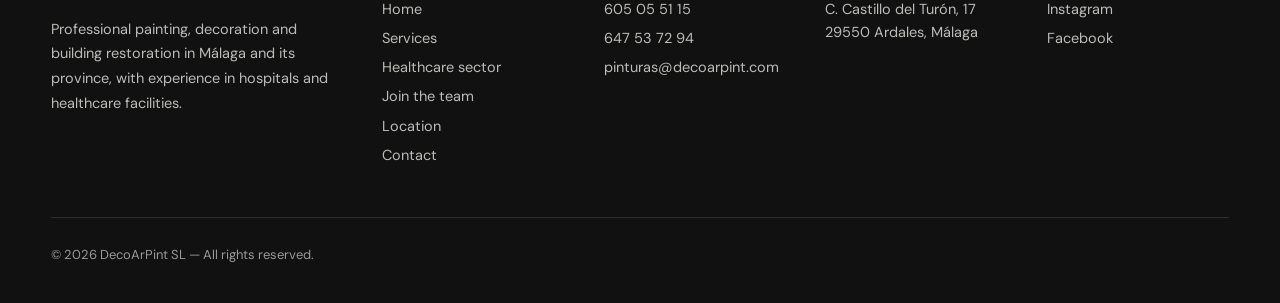
<file: HTML/en/ubicacion.html>
<!DOCTYPE html>
<html lang="en">
<head>
  <meta charset="UTF-8" />
  <meta name="viewport" content="width=device-width, initial-scale=1.0" />
  <meta name="description" content="DecoArPint location — C. Castillo del Turón, Ardales, Málaga. Opening hours and contact details." />
  <meta name="theme-color" content="#111111" />
  <title>Location — DecoArPint</title>
  <link rel="icon" type="image/png" href="../../imagenes/logo.png" />
  <link rel="preconnect" href="https://fonts.googleapis.com" />
  <link rel="preconnect" href="https://fonts.gstatic.com" crossorigin />
  <link rel="stylesheet" href="https://fonts.googleapis.com/css2?family=DM+Sans:wght@400;500;600;700&family=Playfair+Display:ital,wght@0,400;0,600;0,700;0,900;1,400;1,700&display=swap" />
  <link rel="stylesheet" href="../../css/estilos.css" />
  <script>document.documentElement.classList.add('js');</script>
</head>
<body>

  <!-- LAYOUT:HEADER -->
  <a href="#main" class="skip-link">Skip to content</a>

  <header class="pp-header">
    <div class="pp-bar">
      <a href="index.html" class="pp-logo" aria-label="DecoArPint — Home">
        <span class="pp-logo-mark"><img src="../../imagenes/logo.png" alt="" width="509" height="472" /></span>
        <span class="pp-logo-name">DecoArPint</span>
      </a>
      <nav class="pp-nav" aria-label="Main navigation">
        <a href="index.html">Home</a>
        <a href="tienda.html">Services</a>
        <a href="sanitario.html">Specialty</a>
        <a href="recursoshumanos.html">Team</a>
        <a href="ubicacion.html" aria-current="page">Location</a>
        <a href="contacto.html">Contact</a>
      </nav>
      <a href="../ubicacion.html" class="pp-lang" lang="es" hreflang="es" aria-label="Ver esta página en español">ES</a>
      <a href="contacto.html" class="pp-cta">Get a quote</a>
      <button class="pp-burger" type="button" aria-label="Open menu" aria-expanded="false" aria-controls="ppMenu">
        <span></span><span></span>
      </button>
    </div>
  </header>

  <nav class="pp-menu" id="ppMenu" aria-label="Mobile menu">
    <a href="index.html">Home</a>
    <a href="tienda.html">Services</a>
    <a href="sanitario.html">Specialty</a>
    <a href="recursoshumanos.html">Team</a>
    <a href="ubicacion.html" aria-current="page">Location</a>
    <a href="contacto.html">Contact</a>
    <a href="contacto.html" class="pp-menu-cta">Request a quote →</a>
  </nav>
  <!-- /LAYOUT:HEADER -->

  <main id="main" tabindex="-1">
    <div class="page-hero page-hero--ubicacion">
      <p class="page-hero-eyebrow">Find us</p>
      <h1 class="page-hero-title">Our <em>location</em></h1>
    </div>

    <section class="location-section" aria-label="Location details and map">
      <div class="location-layout">

        <div class="location-info" data-reveal="left">
          <h2>Visit us in Málaga</h2>

          <div class="location-detail">
            <div class="loc-icon" aria-hidden="true">
              <svg xmlns="http://www.w3.org/2000/svg" viewBox="0 0 24 24"><path d="M12 2C8.13 2 5 5.13 5 9c0 5.25 7 13 7 13s7-7.75 7-13c0-3.87-3.13-7-7-7zm0 9.5c-1.38 0-2.5-1.12-2.5-2.5s1.12-2.5 2.5-2.5 2.5 1.12 2.5 2.5-1.12 2.5-2.5 2.5z"/></svg>
            </div>
            <div>
              <div class="loc-label">Address</div>
              <address class="loc-value">C. Castillo del Turón, 17<br>29550 Ardales, Málaga<br>Spain</address>
            </div>
          </div>

          <div class="location-detail">
            <div class="loc-icon" aria-hidden="true">
              <svg xmlns="http://www.w3.org/2000/svg" viewBox="0 0 24 24"><path d="M12 2C6.486 2 2 6.486 2 12s4.486 10 10 10 10-4.486 10-10S17.514 2 12 2zm0 18c-4.411 0-8-3.589-8-8s3.589-8 8-8 8 3.589 8 8-3.589 8-8 8z"/><path d="M13 7h-2v6l4.828 2.828 1.414-1.414L13 12.172z"/></svg>
            </div>
            <div>
              <div class="loc-label">Opening hours</div>
              <div class="loc-value">Monday – Friday: 8:00 – 19:00<span class="loc-note">Weekends: by appointment</span></div>
            </div>
          </div>

          <div class="location-detail">
            <div class="loc-icon" aria-hidden="true">
              <svg xmlns="http://www.w3.org/2000/svg" viewBox="0 0 24 24"><path d="M20 10.999h2C22 5.869 18.127 2 12.99 2v2C17.052 4 20 6.943 20 10.999z"/><path d="M13 8c2.103 0 3 .897 3 3h2c0-3.225-1.775-5-5-5v2zm3.422 5.443a1.001 1.001 0 0 0-1.391.043l-2.393 2.461c-.576-.11-1.734-.471-2.926-1.66-1.192-1.193-1.553-2.354-1.66-2.926l2.459-2.394a1 1 0 0 0 .043-1.391L6.859 3.513a1.001 1.001 0 0 0-1.391-.087l-2.17 1.861a1 1 0 0 0-.29.649c-.015.25-.301 6.172 4.291 10.766C11.305 20.707 16.323 21 17.705 21c.202 0 .326-.006.359-.008a.992.992 0 0 0 .648-.291l1.86-2.171a1 1 0 0 0-.086-1.391l-4.064-3.696z"/></svg>
            </div>
            <div>
              <div class="loc-label">Phone</div>
              <div class="loc-value">
                <a href="tel:+34605055115">605 05 51 15</a>
                <a href="tel:+34647537294">647 53 72 94</a>
              </div>
            </div>
          </div>

          <div class="location-detail">
            <div class="loc-icon" aria-hidden="true">
              <svg xmlns="http://www.w3.org/2000/svg" viewBox="0 0 24 24"><path d="M20 4H4c-1.103 0-2 .897-2 2v12c0 1.103.897 2 2 2h16c1.103 0 2-.897 2-2V6c0-1.103-.897-2-2-2zm0 2v.511l-8 6.223-8-6.222V6h16zM4 18V9.044l7.386 5.745a.994.994 0 0 0 1.228 0L20 9.044 20.002 18H4z"/></svg>
            </div>
            <div>
              <div class="loc-label">Email</div>
              <div class="loc-value">
                <a href="mailto:pinturas@decoarpint.com">pinturas@decoarpint.com</a>
              </div>
            </div>
          </div>

          <div class="location-actions">
            <a href="https://www.google.com/maps/search/DecoArPint+Ardales+Malaga" target="_blank" rel="noopener noreferrer" class="btn-primary btn-primary--dark">
              View on Google Maps
              <span class="sr-only">(opens in a new tab)</span>
              <svg xmlns="http://www.w3.org/2000/svg" viewBox="0 0 24 24" aria-hidden="true"><path d="m11.293 17.293 1.414 1.414L19.414 12l-6.707-6.707-1.414 1.414L15.586 11H6v2h9.586z"/></svg>
            </a>
          </div>
        </div>

        <div class="map-container" data-reveal="right">
          <iframe
            src="https://maps.google.com/maps?q=Calle+Castillo+del+Tur%C3%B3n+17%2C+29550+Ardales%2C+M%C3%A1laga&output=embed&z=16&hl=en"
            allowfullscreen=""
            loading="lazy"
            referrerpolicy="no-referrer-when-downgrade"
            title="Map: DecoArPint, C. Castillo del Turón 17, Ardales, Málaga">
          </iframe>
        </div>

      </div>
    </section>
  </main>

  <!-- LAYOUT:FOOTER -->
  <footer class="pp-footer">
    <div class="pp-footer-grid">
      <div>
        <p class="pp-footer-brand">DecoArPint</p>
        <p class="pp-footer-text">Professional painting, decoration and building restoration in Málaga and its province, with experience in hospitals and healthcare facilities.</p>
      </div>
      <nav aria-label="Footer navigation">
        <p class="pp-footer-title">Navigation</p>
          <a href="index.html">Home</a>
          <a href="tienda.html">Services</a>
          <a href="sanitario.html">Healthcare sector</a>
          <a href="recursoshumanos.html">Join the team</a>
          <a href="ubicacion.html">Location</a>
          <a href="contacto.html">Contact</a>
      </nav>
      <div>
        <p class="pp-footer-title">Contact</p>
        <a href="tel:+34605055115">605 05 51 15</a>
        <a href="tel:+34647537294">647 53 72 94</a>
        <a href="mailto:pinturas@decoarpint.com">pinturas@decoarpint.com</a>
      </div>
      <div>
        <p class="pp-footer-title">Where we are</p>
        <a href="ubicacion.html">C. Castillo del Turón, 17<br>29550 Ardales, Málaga</a>
      </div>
      <div>
        <p class="pp-footer-title">Follow us</p>
        <a href="https://www.instagram.com/decoarpint_sl/" target="_blank" rel="noopener noreferrer">Instagram <span class="sr-only">(opens in a new tab)</span></a>
        <a href="https://www.facebook.com/decoarpint?locale=es_ES" target="_blank" rel="noopener noreferrer">Facebook <span class="sr-only">(opens in a new tab)</span></a>
      </div>
    </div>
    <p class="pp-footer-copy">&copy; <span data-year>2026</span> DecoArPint SL — All rights reserved.</p>
  </footer>
  <!-- /LAYOUT:FOOTER -->

  <script src="../../Js/script.js"></script>
</body>
</html>
</file>
<file: css/estilos.css>
/* ============================================
   DECOARPINT — DISEÑO «CARTA DE COLOR»
   Identidad: carbón, marfil, teja y dorado · Playfair Display + DM Sans.
   La web se comporta como un muestrario de pintura.
   ============================================ */

/* ============================================
   TOKENS
   ============================================ */
:root {
  --carbon:   #111111;
  --carbon-2: #1c1c1c;
  --ivory:    #f7f4ef;
  --ivory-2:  #ede8df;
  --teja:     #c8390f;
  --teja-2:   #e04a1e;
  --gold:     #c4a265;
  --gold-2:   #dbbf8a;
  --white:    #ffffff;

  --ink:        #111111;
  --ink-soft:   #4a4a4a;
  --ink-muted:  #6b6b6b;
  --on-dark:    rgba(247,244,239,0.75);
  --on-dark-2:  rgba(247,244,239,0.6);
  --line:       rgba(17,17,17,0.12);
  --line-dark:  rgba(255,255,255,0.14);

  --serif: 'Playfair Display', Georgia, serif;
  --sans:  'DM Sans', system-ui, sans-serif;

  --container: 1280px;
  --gutter: clamp(20px, 4vw, 56px);
  --ease: cubic-bezier(0.22, 1, 0.36, 1);

  --chip-shadow: 0 1px 0 rgba(0,0,0,0.04), 0 18px 40px rgba(17,17,17,0.08);
  --chip-shadow-hover: 0 30px 60px rgba(17,17,17,0.16);

  /* Brush-stroke shape used to "paint" photos onto the page */
  --brush: url("data:image/svg+xml,%3Csvg xmlns='http://www.w3.org/2000/svg' viewBox='0 0 600 700' preserveAspectRatio='none'%3E%3Cpath d='M22 44 C 90 20 170 38 250 28 S 430 16 530 34 L 584 40 C 592 130 576 220 586 310 S 594 490 580 570 L 588 664 C 500 684 396 666 300 680 S 118 668 34 662 L 12 652 C 22 560 6 470 16 380 S 4 196 14 118 Z'/%3E%3C/svg%3E");
  /* Hand-drawn underline */
  --underline: url("data:image/svg+xml,%3Csvg xmlns='http://www.w3.org/2000/svg' viewBox='0 0 420 40' preserveAspectRatio='none'%3E%3Cpath d='M6 28 C 70 10, 150 34, 220 20 S 360 12, 414 24' fill='none' stroke='%23c8390f' stroke-width='7' stroke-linecap='round'/%3E%3C/svg%3E");
}

/* ============================================
   BASE
   ============================================ */
*, *::before, *::after { margin: 0; padding: 0; box-sizing: border-box; }

html { scroll-behavior: smooth; scroll-padding-top: 96px; }

body {
  font-family: var(--sans);
  background: var(--ivory);
  color: var(--ink);
  min-height: 100vh;
  display: flex;
  flex-direction: column;
  overflow-x: hidden;
  -webkit-font-smoothing: antialiased;
  -moz-osx-font-smoothing: grayscale;
}

img { display: block; max-width: 100%; height: auto; }
a { color: inherit; text-decoration: none; }
button { font: inherit; color: inherit; }
ol, ul { list-style: none; }

main { flex: 1; overflow-x: clip; }
main:focus { outline: none; }

:focus-visible { outline: 2px solid var(--teja); outline-offset: 3px; border-radius: 4px; }
.pp-header :focus-visible,
.pp-menu :focus-visible,
.pp-health :focus-visible,
.pp-footer :focus-visible,
.cta-banner :focus-visible,
.pp-final :focus-visible,
.contact-aside :focus-visible,
.service-highlight :focus-visible { outline-color: var(--gold-2); }

.sr-only {
  position: absolute; width: 1px; height: 1px; padding: 0; margin: -1px;
  overflow: hidden; clip: rect(0,0,0,0); white-space: nowrap; border: 0;
}

.skip-link {
  position: fixed; top: 12px; left: 12px; z-index: 10000;
  background: var(--carbon); color: var(--ivory);
  padding: 12px 20px; border-radius: 999px;
  font-size: 14px; font-weight: 700;
  transform: translateY(-160%);
  transition: transform .2s var(--ease);
}
.skip-link:focus { transform: none; }

/* ============================================
   HEADER — barra flotante
   ============================================ */
.pp-header {
  position: fixed;
  top: 16px; left: 0; right: 0;
  z-index: 1000;
  padding: 0 var(--gutter);
  pointer-events: none;
}

.pp-bar {
  pointer-events: auto;
  max-width: var(--container);
  margin: 0 auto;
  display: flex;
  align-items: center;
  gap: 10px;
  padding: 8px 8px 8px 10px;
  background: rgba(17,17,17,0.86);
  backdrop-filter: blur(18px) saturate(1.6);
  -webkit-backdrop-filter: blur(18px) saturate(1.6);
  border: 1px solid rgba(255,255,255,0.08);
  border-radius: 999px;
  box-shadow: 0 12px 40px rgba(0,0,0,0.18);
  color: var(--ivory);
}

.pp-logo { display: inline-flex; align-items: center; gap: 10px; margin-right: auto; }
.pp-logo-mark {
  width: 40px; height: 40px; border-radius: 50%;
  background: var(--white); padding: 6px;
  display: flex; align-items: center; justify-content: center;
  flex-shrink: 0;
}
.pp-logo-mark img { width: 100%; height: 100%; object-fit: contain; }
.pp-logo-name { font-family: var(--serif); font-weight: 700; font-size: 19px; letter-spacing: .2px; }

.pp-nav { display: flex; gap: 2px; }
.pp-nav a {
  font-size: 14px; font-weight: 500;
  color: rgba(247,244,239,0.75);
  padding: 10px 13px; border-radius: 999px;
  white-space: nowrap;
  transition: color .2s, background .2s;
}
.pp-nav a:hover { color: var(--white); background: rgba(255,255,255,0.08); }
.pp-nav a[aria-current="page"] { color: var(--white); background: rgba(200,57,15,0.22); }

.pp-lang {
  font-size: 13px; font-weight: 700; letter-spacing: 1px;
  height: 40px; padding: 0 14px;
  display: inline-flex; align-items: center;
  border: 1px solid rgba(255,255,255,0.22); border-radius: 999px;
  flex-shrink: 0;
  transition: background .2s, border-color .2s;
}
.pp-lang:hover { background: rgba(255,255,255,0.1); border-color: rgba(255,255,255,0.5); }

.pp-cta {
  height: 44px; padding: 0 22px;
  display: inline-flex; align-items: center;
  background: var(--teja); color: var(--white);
  font-size: 14px; font-weight: 700;
  border-radius: 999px;
  white-space: nowrap;
  flex-shrink: 0;
  transition: background .2s, transform .2s var(--ease);
}
.pp-cta:hover { background: var(--teja-2); transform: translateY(-1px); }

.pp-burger {
  display: none;
  width: 44px; height: 44px; border-radius: 50%;
  border: 1px solid rgba(255,255,255,0.22); background: none; cursor: pointer;
  flex-direction: column; align-items: center; justify-content: center; gap: 6px;
  flex-shrink: 0;
}
.pp-burger span { width: 18px; height: 2px; background: currentColor; border-radius: 2px; transition: transform .3s var(--ease); }
.pp-burger[aria-expanded="true"] span:first-child { transform: translateY(4px) rotate(45deg); }
.pp-burger[aria-expanded="true"] span:last-child { transform: translateY(-4px) rotate(-45deg); }

.pp-menu {
  position: fixed; inset: 0; z-index: 999;
  background: var(--carbon); color: var(--ivory);
  display: flex; flex-direction: column; justify-content: center;
  gap: 4px; padding: 110px var(--gutter) 48px;
  overflow-y: auto;
  opacity: 0; visibility: hidden;
  transition: opacity .35s var(--ease), visibility 0s linear .35s;
}
.pp-menu.is-open { opacity: 1; visibility: visible; transition: opacity .35s var(--ease), visibility 0s; }
.pp-menu a { font-family: var(--serif); font-size: clamp(34px, 9vw, 56px); font-weight: 700; line-height: 1.15; width: fit-content; }
.pp-menu a:hover, .pp-menu a[aria-current="page"] { color: var(--gold-2); }
.pp-menu .pp-menu-cta {
  margin-top: 24px;
  font-family: var(--sans); font-size: 17px;
  background: var(--teja); color: var(--white);
  padding: 15px 28px; border-radius: 999px;
}

/* ============================================
   BOTONES Y ENLACES
   ============================================ */
.pp-btn,
.btn-primary {
  display: inline-flex; align-items: center; justify-content: center; gap: 12px;
  min-height: 54px; padding: 0 30px;
  background: var(--teja); color: var(--white);
  font-size: 15px; font-weight: 700;
  border: none; border-radius: 999px;
  cursor: pointer;
  white-space: nowrap;
  box-shadow: 0 14px 34px rgba(200,57,15,0.3);
  transition: transform .25s var(--ease), box-shadow .25s, background .2s;
}
.pp-btn svg, .btn-primary svg { width: 18px; height: 18px; fill: currentColor; flex-shrink: 0; transition: transform .3s var(--ease); }
.pp-btn:hover, .btn-primary:hover { transform: translateY(-2px); box-shadow: 0 18px 44px rgba(200,57,15,0.4); }
.pp-btn:hover svg, .btn-primary:hover svg { transform: translateX(4px); }
.pp-btn:active, .btn-primary:active, .btn-outline:active { transform: translateY(0) scale(.98); }

.pp-btn--dark,
.btn-primary--dark { background: var(--carbon); box-shadow: 0 14px 34px rgba(0,0,0,0.22); }
.pp-btn--dark:hover,
.btn-primary--dark:hover { background: #000; box-shadow: 0 18px 44px rgba(0,0,0,0.32); }

.btn-outline {
  display: inline-flex; align-items: center; justify-content: center; gap: 10px;
  min-height: 54px; padding: 0 28px;
  background: transparent; color: inherit;
  font-size: 15px; font-weight: 700;
  border: 1.5px solid currentColor; border-radius: 999px;
  white-space: nowrap;
  transition: background .2s, transform .25s var(--ease);
}
.btn-outline:hover { background: rgba(255,255,255,0.12); transform: translateY(-2px); }

.pp-textlink {
  display: inline-flex; align-items: center; gap: 10px;
  font-weight: 700; font-size: 15px;
  padding: 6px 0;
  background: linear-gradient(currentColor, currentColor) left bottom / 100% 2px no-repeat;
  transition: background-size .35s var(--ease);
}
.pp-textlink::after { content: '→'; transition: transform .3s var(--ease); }
.pp-textlink:hover { background-size: 30% 2px; }
.pp-textlink:hover::after { transform: translateX(4px); }
.pp-textlink--light { color: var(--gold-2); }

/* ============================================
   TIPOGRAFÍA DE SECCIÓN (compartida)
   ============================================ */
.pp-index,
.section-eyebrow,
.page-hero-eyebrow {
  display: inline-flex; align-items: center; gap: 10px;
  font-size: 13px; font-weight: 700; letter-spacing: 3px; text-transform: uppercase;
  color: var(--teja);
}
.section-eyebrow::before,
.page-hero-eyebrow::before {
  content: '';
  width: 8px; height: 8px; border-radius: 50%;
  background: currentColor;
  flex-shrink: 0;
}
.section-eyebrow { margin-bottom: 18px; }
.pp-index--light { color: var(--ivory); opacity: .85; }

.pp-h2,
.section-title {
  font-family: var(--serif);
  font-size: clamp(36px, 5vw, 72px);
  font-weight: 700;
  line-height: 1.02;
  letter-spacing: -0.02em;
  text-wrap: balance;
}
.pp-h2 em, .section-title em { font-style: italic; font-weight: 400; color: var(--teja); }

.section-desc { font-size: 17px; line-height: 1.7; color: var(--ink-soft); max-width: 560px; }

/* Editorial section header: index on top, title left, description right */
.pp-head,
.section-header {
  display: grid;
  grid-template-columns: minmax(0, 1fr) minmax(0, 1.2fr);
  grid-template-areas: "index index" "title desc";
  gap: 18px clamp(24px, 5vw, 80px);
  align-items: end;
  margin-bottom: clamp(48px, 6vw, 80px);
}
.pp-head .pp-index,  .section-header > .section-eyebrow { grid-area: index; margin: 0; justify-self: start; }
.pp-head .pp-h2,     .section-header > .section-title   { grid-area: title; }
.pp-head-desc,       .section-header > .section-desc    { grid-area: desc; justify-self: end; margin: 0; max-width: 520px; font-size: 17px; line-height: 1.7; color: var(--ink-soft); }
.pp-head:not(:has(.pp-head-desc)),
.section-header:not(:has(.section-desc)) { grid-template-areas: "index index" "title title"; }

/* ============================================
   APARICIÓN AL HACER SCROLL
   (solo se oculta si JS está activo: clase .js en <html>)
   ============================================ */
.js [data-reveal] {
  opacity: 0;
  transform: translateY(28px);
  transition: opacity .9s var(--ease), transform .9s var(--ease);
}
.js [data-reveal="left"]  { transform: translateX(-32px); }
.js [data-reveal="right"] { transform: translateX(32px); }
.js [data-reveal="scale"] { transform: scale(.97); }
.js [data-reveal].revealed { opacity: 1; transform: none; }

[data-delay="1"] { transition-delay: .08s; }
[data-delay="2"] { transition-delay: .16s; }
[data-delay="3"] { transition-delay: .24s; }
[data-delay="4"] { transition-delay: .32s; }

/* ============================================
   PORTADA — HERO «Prueba un color»
   ============================================ */
.pp-hero {
  --bg: var(--ivory); --fg: var(--ink); --soft: var(--ink-soft); --accent: var(--teja); --chip-ring: rgba(17,17,17,0.18);
  position: relative;
  min-height: 100svh;
  padding: 116px var(--gutter) 32px;
  display: grid;
  grid-template-columns: minmax(0, 1.05fr) minmax(0, 0.95fr);
  grid-template-rows: 1fr auto;
  column-gap: clamp(24px, 4vw, 72px);
  align-items: center;
  max-width: calc(var(--container) + 2 * var(--gutter));
  width: 100%;
  margin: 0 auto;
  color: var(--fg);
  isolation: isolate;
}
.pp-hero::before {
  content: '';
  position: absolute;
  inset: 0 calc(50% - 50vw);
  background: var(--bg);
  z-index: -1;
  transition: background .7s var(--ease);
}
.pp-hero, .pp-hero .pp-lead, .pp-hero .pp-kicker, .pp-hero em { transition: color .7s var(--ease); }

.pp-hero[data-theme="carbon"] { --bg: var(--carbon); --fg: var(--ivory); --soft: rgba(247,244,239,0.75); --accent: var(--gold-2); --chip-ring: rgba(247,244,239,0.3); }
.pp-hero[data-theme="teja"]   { --bg: var(--teja);   --fg: var(--ivory); --soft: rgba(255,255,255,0.85); --accent: var(--carbon); --chip-ring: rgba(255,255,255,0.4); }
.pp-hero[data-theme="dorado"] { --bg: var(--gold);   --fg: var(--carbon); --soft: rgba(17,17,17,0.75); --accent: var(--ivory); --chip-ring: rgba(17,17,17,0.25); }

.pp-kicker {
  display: inline-flex; align-items: center; gap: 10px;
  font-size: 12px; font-weight: 700; letter-spacing: 3px; text-transform: uppercase;
  color: var(--soft);
  margin-bottom: 28px;
}
.pp-kicker-dot { width: 10px; height: 10px; border-radius: 50%; background: var(--accent); flex-shrink: 0; transition: background .7s var(--ease); }

.pp-title {
  font-family: var(--serif);
  font-weight: 700;
  font-size: clamp(48px, 6.3vw, 112px);
  line-height: 0.95;
  letter-spacing: -0.03em;
}
.pp-title em { font-style: italic; font-weight: 400; color: var(--accent); }

.pp-line { display: block; overflow: hidden; padding-bottom: 0.08em; }
.pp-line:last-child { padding-bottom: 0.28em; }
.pp-line > span { display: inline-block; position: relative; }
.js .pp-line > span { transform: translateY(105%); animation: pp-rise 1s var(--ease) forwards; }
.js .pp-line:nth-child(2) > span { animation-delay: .12s; }
.js .pp-line:nth-child(3) > span { animation-delay: .24s; }
@keyframes pp-rise { to { transform: none; } }

.pp-underline {
  position: absolute; left: 0; right: 0; bottom: -0.2em;
  width: 100%; height: 0.26em;
  overflow: visible;
}
.pp-underline path {
  fill: none; stroke: var(--accent); stroke-width: 7; stroke-linecap: round;
  stroke-dasharray: 460; stroke-dashoffset: 460;
  transition: stroke .7s var(--ease);
}
.js .pp-underline path { animation: pp-draw 1.1s var(--ease) .9s forwards; }
html:not(.js) .pp-underline path { stroke-dashoffset: 0; }
@keyframes pp-draw { to { stroke-dashoffset: 0; } }

.pp-lead {
  margin-top: 32px;
  max-width: 470px;
  font-size: clamp(16px, 1.3vw, 19px);
  line-height: 1.65;
  color: var(--soft);
}

.pp-actions { display: flex; align-items: center; flex-wrap: wrap; gap: 18px 28px; margin-top: 36px; }
.pp-hero .pp-textlink { color: var(--fg); }
.pp-hero[data-theme="teja"] .pp-btn { background: var(--carbon); box-shadow: 0 14px 34px rgba(0,0,0,0.25); }

.pp-hero-media { position: relative; align-self: stretch; display: flex; flex-direction: column; justify-content: center; }

.pp-brush {
  aspect-ratio: 5 / 6;
  max-height: 60vh;
  width: 100%;
  margin-left: auto;
  -webkit-mask: var(--brush) center / 100% 100% no-repeat;
          mask: var(--brush) center / 100% 100% no-repeat;
}
.pp-brush img { width: 100%; height: 100%; object-fit: cover; }
.js .pp-brush { clip-path: inset(0 100% 0 0); animation: pp-roll 1.4s var(--ease) .35s forwards; }
@keyframes pp-roll { to { clip-path: inset(0 0 0 0); } }

.pp-hero-media figcaption {
  display: flex; justify-content: space-between;
  margin-top: 14px;
  font-size: 12px; font-weight: 700; letter-spacing: 2.5px; text-transform: uppercase;
  color: var(--soft);
}

.pp-swatches {
  grid-column: 1 / -1;
  display: flex; align-items: center; flex-wrap: wrap;
  gap: 10px 12px;
  padding-top: 28px;
  margin-top: 32px;
  border-top: 1px solid var(--chip-ring);
  transition: border-color .7s var(--ease);
}
.pp-swatches-label {
  font-size: 12px; font-weight: 700; letter-spacing: 2.5px; text-transform: uppercase;
  color: var(--soft);
  margin-right: 8px;
}
.pp-swatch {
  display: inline-flex; align-items: center; gap: 10px;
  padding: 6px 16px 6px 6px;
  border: 1px solid var(--chip-ring);
  border-radius: 999px;
  background: transparent;
  cursor: pointer;
  font-size: 14px; font-weight: 600;
  color: var(--fg);
  transition: border-color .3s, background .3s, transform .2s var(--ease);
}
.pp-swatch small { font-size: 11px; font-weight: 500; opacity: .7; margin-left: 4px; letter-spacing: .5px; }
.pp-swatch:hover { transform: translateY(-2px); }
.pp-swatch[aria-pressed="true"] { border-color: var(--fg); background: rgba(127,127,127,0.12); }
.pp-swatch-dot { width: 30px; height: 30px; border-radius: 50%; box-shadow: inset 0 0 0 1px rgba(0,0,0,0.12); }
.pp-swatch--marfil .pp-swatch-dot { background: var(--ivory); }
.pp-swatch--carbon .pp-swatch-dot { background: var(--carbon); }
.pp-swatch--teja   .pp-swatch-dot { background: var(--teja); }
.pp-swatch--dorado .pp-swatch-dot { background: var(--gold); }

/* ============================================
   PORTADA — CINTA
   ============================================ */
.pp-marquee {
  overflow: hidden;
  background: var(--carbon);
  color: var(--ivory);
  padding: 22px 0;
  transform: rotate(-1.2deg) scale(1.02);
  margin-top: 24px;
}
.pp-marquee-track {
  display: flex; align-items: center; gap: 36px;
  width: max-content;
  animation: pp-marquee 38s linear infinite;
  font-family: var(--serif);
  font-size: clamp(34px, 5.4vw, 76px);
  font-style: italic;
  white-space: nowrap;
}
.pp-marquee-track i { font-style: normal; font-size: .45em; color: var(--teja-2); }
.pp-marquee-track .is-outline { color: transparent; -webkit-text-stroke: 1.5px var(--gold-2); }
.pp-marquee:hover .pp-marquee-track { animation-play-state: paused; }
@keyframes pp-marquee { to { transform: translateX(-50%); } }

/* ============================================
   SECCIONES GENÉRICAS
   ============================================ */
.pp-section {
  max-width: calc(var(--container) + 2 * var(--gutter));
  width: 100%;
  margin: 0 auto;
  padding: clamp(80px, 11vw, 150px) var(--gutter);
}

/* ============================================
   PORTADA — SERVICIOS (abanico de muestras)
   ============================================ */
.pp-deck { display: grid; grid-template-columns: repeat(4, minmax(0, 1fr)); gap: 22px; }

.pp-chip {
  background: var(--white);
  border-radius: 10px;
  padding: 10px 10px 0;
  box-shadow: var(--chip-shadow);
  display: flex; flex-direction: column;
}
.js .pp-chip[data-reveal] { transition: transform .5s var(--ease), box-shadow .5s var(--ease), opacity .9s var(--ease); }
.pp-chip:nth-child(1) { --tilt: -3deg; }
.pp-chip:nth-child(2) { --tilt: -1deg; margin-top: 28px; }
.pp-chip:nth-child(3) { --tilt: 1deg; }
.pp-chip:nth-child(4) { --tilt: 3deg; margin-top: 28px; }
.js .pp-chip.revealed, html:not(.js) .pp-chip { transform: rotate(var(--tilt)); }
.js .pp-chip.revealed:hover, html:not(.js) .pp-chip:hover { transform: rotate(0) translateY(-14px); box-shadow: var(--chip-shadow-hover); }

.pp-chip-media { aspect-ratio: 4 / 5; overflow: hidden; border-radius: 6px 6px 0 0; }
.pp-chip-media img { width: 100%; height: 100%; object-fit: cover; transition: transform .8s var(--ease); }
.pp-chip:hover .pp-chip-media img { transform: scale(1.06); }

.pp-chip-tints { display: grid; grid-template-columns: repeat(3, 1fr); height: 26px; }
.pp-chip-tints--teja span:nth-child(1)   { background: #c8390f; }
.pp-chip-tints--teja span:nth-child(2)   { background: #dd7a5a; }
.pp-chip-tints--teja span:nth-child(3)   { background: #efc0ad; }
.pp-chip-tints--dorado span:nth-child(1) { background: #c4a265; }
.pp-chip-tints--dorado span:nth-child(2) { background: #d8c194; }
.pp-chip-tints--dorado span:nth-child(3) { background: #ebdfc6; }
.pp-chip-tints--carbon span:nth-child(1) { background: #111111; }
.pp-chip-tints--carbon span:nth-child(2) { background: #4a4a4a; }
.pp-chip-tints--carbon span:nth-child(3) { background: #8a8a8a; }
.pp-chip-tints--marfil span:nth-child(1) { background: #ede8df; }
.pp-chip-tints--marfil span:nth-child(2) { background: #f3efe8; }
.pp-chip-tints--marfil span:nth-child(3) { background: #faf8f4; }

.pp-more { margin-top: clamp(40px, 5vw, 64px); text-align: center; }

.pp-chip-body { padding: 20px 10px 24px; }
.pp-chip-code { font-size: 11px; font-weight: 700; letter-spacing: 2px; text-transform: uppercase; color: var(--ink-muted); }
.pp-chip h3 { font-family: var(--serif); font-size: 24px; font-weight: 700; line-height: 1.15; margin: 8px 0 10px; }
.pp-chip p { font-size: 14.5px; line-height: 1.6; color: var(--ink-soft); }

/* ============================================
   PORTADA — ESPECIALIDAD (lista editorial)
   ============================================ */
.pp-health {
  position: relative;
  max-width: none;
  width: auto;
  background: var(--carbon);
  color: var(--ivory);
  border-radius: clamp(24px, 3vw, 40px);
  margin: 0 clamp(8px, 1.5vw, 20px);
}
.pp-health > * { max-width: var(--container); margin-left: auto; margin-right: auto; }
.pp-health .pp-h2 em { color: var(--gold-2); }
.pp-health .pp-head-desc { color: var(--on-dark); }
.pp-health .pp-index { color: var(--gold); }

.pp-cases { position: relative; z-index: 2; border-bottom: 1px solid var(--line-dark); margin-bottom: 48px; }
.pp-case {
  display: grid;
  grid-template-columns: 70px minmax(0, 1fr) auto;
  align-items: center;
  gap: 20px;
  padding: 30px 0;
  border-top: 1px solid var(--line-dark);
}
.pp-case-num { font-family: var(--serif); font-size: 20px; color: var(--gold); }
.pp-case-thumb { display: none; }
.pp-case-name {
  font-family: var(--serif);
  font-size: clamp(26px, 3.6vw, 52px);
  font-weight: 700;
  line-height: 1.05;
  letter-spacing: -0.01em;
  text-shadow: 0 2px 18px rgba(0,0,0,0.55);
  transition: color .3s, transform .5s var(--ease);
}
.pp-case-name small {
  display: block;
  font-family: var(--sans);
  font-size: 14px; font-weight: 500;
  letter-spacing: 1px;
  color: var(--on-dark-2);
  margin-top: 10px;
  text-shadow: none;
}
.pp-case-tags { font-size: 13px; color: var(--on-dark-2); text-align: right; max-width: 260px; line-height: 1.5; }
.pp-case:hover .pp-case-name { color: var(--gold-2); transform: translateX(14px); }
.pp-case--more .pp-case-name { font-style: italic; font-weight: 400; }

.pp-preview {
  position: fixed;
  top: 0; left: 0;
  width: 340px; aspect-ratio: 4 / 3;
  margin: 0 !important;
  border-radius: 14px;
  overflow: hidden;
  pointer-events: none;
  z-index: 1;
  opacity: 0;
  transform: translate(-50%, -50%) scale(.85) rotate(-3deg);
  transition: opacity .3s var(--ease), transform .4s var(--ease);
  box-shadow: 0 30px 60px rgba(0,0,0,0.45);
}
.pp-preview img { width: 100%; height: 100%; object-fit: cover; }
.pp-preview.is-visible { opacity: .85; transform: translate(-50%, -50%) scale(1) rotate(-3deg); }

/* ============================================
   PORTADA — CIFRAS (regla de medir)
   ============================================ */
.pp-stats { padding-top: clamp(80px, 10vw, 130px); padding-bottom: clamp(60px, 8vw, 100px); }
.pp-ruler {
  height: 30px;
  margin-bottom: 40px;
  background:
    repeating-linear-gradient(to right, var(--ink) 0 2px, transparent 2px 80px) left top / 100% 30px no-repeat,
    repeating-linear-gradient(to right, rgba(17,17,17,0.45) 0 1px, transparent 1px 16px) left bottom / 100% 14px no-repeat;
  border-bottom: 2px solid var(--ink);
}
.pp-stats-grid { display: grid; grid-template-columns: repeat(4, minmax(0, 1fr)); gap: 24px; }
.pp-stats-grid > div { display: flex; flex-direction: column; }
.pp-stats-grid dt { order: 2; margin-top: 8px; font-size: 12px; font-weight: 700; letter-spacing: 2.5px; text-transform: uppercase; color: var(--ink-muted); }
.pp-stats-grid dd {
  font-family: var(--serif);
  font-size: clamp(56px, 8vw, 124px);
  font-weight: 900;
  line-height: 1;
  letter-spacing: -0.04em;
  font-variant-numeric: tabular-nums;
}
.pp-stats-grid > div:nth-child(odd) dd { color: var(--teja); }

/* ============================================
   PORTADA — MÉTODO (pincelada)
   ============================================ */
.pp-process { background: var(--ivory-2); max-width: none; }
.pp-process > * { max-width: var(--container); margin-left: auto; margin-right: auto; }
.pp-process-wrap { position: relative; }
.pp-stroke { position: absolute; top: 0; left: 0; width: 100%; height: 90px; overflow: visible; }
.pp-stroke path {
  fill: none; stroke: var(--teja); stroke-width: 10; stroke-linecap: round;
  stroke-dasharray: var(--len, 1400); stroke-dashoffset: var(--off, 1400);
  opacity: .9;
}
html:not(.js) .pp-stroke path { stroke-dashoffset: 0; }
.pp-steps { position: relative; display: grid; grid-template-columns: repeat(4, minmax(0, 1fr)); gap: 32px; padding-top: 110px; }
.pp-step-num {
  display: inline-flex; align-items: center; justify-content: center;
  width: 54px; height: 54px; border-radius: 50%;
  background: var(--carbon); color: var(--ivory);
  font-family: var(--serif); font-weight: 700; font-size: 18px;
  margin-bottom: 22px;
}
.pp-steps h3 { font-family: var(--serif); font-size: 24px; font-weight: 700; margin-bottom: 10px; }
.pp-steps p { font-size: 15px; line-height: 1.65; color: var(--ink-soft); max-width: 280px; }

/* ============================================
   BLOQUE FINAL TEJA (portada + páginas interiores)
   ============================================ */
.pp-final,
.cta-banner {
  position: relative;
  overflow: hidden;
  background: var(--teja);
  color: var(--ivory);
  padding: clamp(90px, 12vw, 170px) var(--gutter);
  text-align: center;
}
.pp-final::before,
.cta-banner::before {
  content: '';
  position: absolute; inset: auto -10% -40% -10%;
  height: 80%;
  background: radial-gradient(ellipse at center, rgba(255,255,255,0.18), transparent 65%);
  pointer-events: none;
}
.pp-final > *, .cta-banner > * { position: relative; }

.pp-final-title,
.cta-banner .section-title {
  font-family: var(--serif);
  font-size: clamp(44px, 7.5vw, 120px);
  font-weight: 700;
  line-height: 0.98;
  letter-spacing: -0.03em;
  max-width: 1100px;
  margin: 18px auto 0;
  text-wrap: balance;
  color: var(--ivory);
}
.pp-final-title em,
.cta-banner .section-title em { font-style: italic; font-weight: 400; color: var(--carbon); }
.pp-final-title { margin-bottom: 44px; }

.cta-banner .section-eyebrow { color: var(--ivory); margin: 0; }
.cta-content p { max-width: 560px; margin: 24px auto 0; font-size: 17px; line-height: 1.7; color: rgba(255,255,255,0.88); }
.cta-actions { display: flex; align-items: center; justify-content: center; flex-wrap: wrap; gap: 16px 24px; margin-top: 44px; }
.cta-banner .btn-primary { background: var(--carbon); box-shadow: 0 14px 34px rgba(0,0,0,0.25); }
.cta-banner .btn-primary:hover { background: #000; }
.cta-banner .btn-outline { color: var(--ivory); border-color: rgba(255,255,255,0.6); }

.pp-final-actions { display: flex; align-items: center; justify-content: center; flex-wrap: wrap; gap: 20px 36px; }
.pp-tel {
  font-family: var(--serif); font-size: clamp(26px, 3vw, 38px); font-weight: 700;
  border-bottom: 2px solid rgba(255,255,255,0.5);
  transition: border-color .2s;
}
.pp-tel:hover { border-color: var(--white); }

/* ============================================
   PÁGINAS INTERIORES — CABECERA EDITORIAL
   ============================================ */
.page-hero {
  --hero-img: none;
  position: relative;
  max-width: calc(var(--container) + 2 * var(--gutter));
  width: 100%;
  margin: 0 auto;
  min-height: min(640px, 82svh);
  padding: 150px var(--gutter) clamp(56px, 7vw, 96px);
  display: flex;
  flex-direction: column;
  justify-content: flex-end;
  gap: 22px;
}
.page-hero--servicios { --hero-img: url('../imagenes/fachada.png'); }
.page-hero--equipo    { --hero-img: url('../imagenes/premium.png'); }
.page-hero--ubicacion { --hero-img: url('../imagenes/fachada.png'); }
.page-hero--contacto  { --hero-img: url('../imagenes/interior.png'); }
.page-hero--sanitario { --hero-img: url('../imagenes/hospital-carlos-haya.webp'); }

/* Photo painted on the right with the brush shape */
.page-hero::after {
  content: '';
  position: absolute;
  top: 116px; bottom: clamp(40px, 5vw, 72px); right: var(--gutter);
  width: min(34vw, 440px);
  background: var(--hero-img) center / cover no-repeat;
  -webkit-mask: var(--brush) center / 100% 100% no-repeat;
          mask: var(--brush) center / 100% 100% no-repeat;
}
.js .page-hero::after { clip-path: inset(0 100% 0 0); animation: pp-roll 1.4s var(--ease) .3s forwards; }

.page-hero-eyebrow, .page-hero-title { position: relative; z-index: 1; max-width: 60%; }

.page-hero-title {
  font-family: var(--serif);
  font-size: clamp(46px, 7vw, 116px);
  font-weight: 700;
  line-height: 0.96;
  letter-spacing: -0.03em;
  text-wrap: balance;
}
.page-hero-title em {
  font-style: italic;
  font-weight: 400;
  color: var(--teja);
  padding-bottom: .1em;
  background: var(--underline) left 100% / 100% .22em no-repeat;
  -webkit-box-decoration-break: clone;
          box-decoration-break: clone;
}

/* Inner sections share the editorial container */
.store-section,
.health-intro,
.hr-section,
.contact-section,
.location-section {
  max-width: calc(var(--container) + 2 * var(--gutter));
  width: 100%;
  margin: 0 auto;
  padding: clamp(40px, 6vw, 80px) var(--gutter) clamp(80px, 10vw, 130px);
}

.features-section {
  max-width: calc(var(--container) + 2 * var(--gutter));
  width: 100%;
  margin: 0 auto;
  padding: clamp(80px, 10vw, 130px) var(--gutter);
}

/* ============================================
   SERVICIOS — tarjetas «muestra de pintura»
   ============================================ */
.store-intro { max-width: 640px; margin-bottom: clamp(40px, 5vw, 64px); }
.store-intro .section-desc { margin-top: 0; }

.products-grid { display: grid; grid-template-columns: repeat(3, minmax(0, 1fr)); gap: 26px; }

.product-card {
  background: var(--white);
  border-radius: 10px;
  padding: 10px 10px 0;
  box-shadow: var(--chip-shadow);
  display: flex;
  flex-direction: column;
}
.js .product-card[data-reveal] { transition: transform .5s var(--ease), box-shadow .5s var(--ease), opacity .9s var(--ease); }
.js .product-card.revealed:hover,
.js .product-card.revealed:focus-within,
html:not(.js) .product-card:hover { transform: translateY(-12px) rotate(-1deg); box-shadow: var(--chip-shadow-hover); }

.product-img {
  position: relative;
  aspect-ratio: 4 / 3;
  overflow: hidden;
  border-radius: 6px 6px 0 0;
  background: var(--ivory-2);
}
.product-img img { width: 100%; height: 100%; object-fit: cover; transition: transform .8s var(--ease); }
.product-card:hover .product-img img { transform: scale(1.06); }

/* Tint strip at the foot of every photo, like a paint sample */
.product-img::after,
.feature-card::after,
.project-media::before {
  content: '';
  position: absolute;
  left: 0; right: 0; bottom: 0;
  height: 22px;
  background: linear-gradient(90deg, var(--t1) 0 33.33%, var(--t2) 33.33% 66.66%, var(--t3) 66.66% 100%);
  z-index: 2;
}
.product-card:nth-child(3n+1), .feature-card:nth-child(4n+1), .project-card:nth-child(4n+1) { --t1: #c8390f; --t2: #dd7a5a; --t3: #efc0ad; }
.product-card:nth-child(3n+2), .feature-card:nth-child(4n+2), .project-card:nth-child(4n+2) { --t1: #c4a265; --t2: #d8c194; --t3: #ebdfc6; }
.product-card:nth-child(3n+3), .feature-card:nth-child(4n+3), .project-card:nth-child(4n+3) { --t1: #111111; --t2: #4a4a4a; --t3: #8a8a8a; }
.feature-card:nth-child(4n+4), .project-card:nth-child(4n+4) { --t1: #ede8df; --t2: #f3efe8; --t3: #faf8f4; }

.product-info { padding: 22px 10px 24px; flex: 1; display: flex; flex-direction: column; }
.product-cat { font-size: 11px; font-weight: 700; letter-spacing: 2px; text-transform: uppercase; color: var(--ink-muted); }
.product-name { font-family: var(--serif); font-size: 26px; font-weight: 700; line-height: 1.15; margin: 8px 0 10px; }
.product-desc { font-size: 15px; line-height: 1.65; color: var(--ink-soft); flex: 1; margin-bottom: 20px; }
.product-footer { border-top: 1px solid var(--line); padding-top: 16px; }
.product-cta {
  display: inline-flex; align-items: center; gap: 8px; min-height: 32px;
  font-size: 13px; font-weight: 700; letter-spacing: .5px; text-transform: uppercase;
  color: var(--teja);
  transition: gap .3s var(--ease), color .2s;
}
.product-cta svg { width: 16px; height: 16px; fill: currentColor; }
.product-cta:hover { gap: 14px; color: var(--carbon); }

/* Healthcare highlight on the services page */
.service-highlight {
  position: relative;
  overflow: hidden;
  margin-top: 40px;
  background: var(--carbon);
  color: var(--ivory);
  border-radius: clamp(20px, 2.5vw, 32px);
  padding: clamp(36px, 5vw, 60px);
  display: grid;
  grid-template-columns: auto 1fr auto;
  gap: 40px;
  align-items: center;
}
.service-highlight::before {
  content: '';
  position: absolute; top: -140px; right: -80px;
  width: 420px; height: 420px;
  background: radial-gradient(circle, rgba(200,57,15,0.26) 0%, transparent 70%);
  pointer-events: none;
}
.service-highlight > * { position: relative; }
.service-highlight-icon {
  width: 76px; height: 76px; border-radius: 22px;
  background: var(--teja);
  display: flex; align-items: center; justify-content: center;
  box-shadow: 0 14px 34px rgba(200,57,15,0.35);
}
.service-highlight-icon svg { width: 36px; height: 36px; fill: var(--white); }
.service-highlight .section-eyebrow { color: var(--gold); margin-bottom: 12px; }
.service-highlight h2 { font-family: var(--serif); font-size: clamp(26px, 3vw, 38px); font-weight: 700; line-height: 1.1; margin-bottom: 12px; }
.service-highlight h2 em { font-style: italic; font-weight: 400; color: var(--gold-2); }
.service-highlight p { font-size: 15.5px; line-height: 1.7; color: var(--on-dark); max-width: 640px; }

/* ============================================
   ESPECIALIDAD — texto, requisitos, proyectos
   ============================================ */
.health-intro-layout { display: grid; grid-template-columns: minmax(0, 1.2fr) minmax(0, 1fr); gap: clamp(32px, 5vw, 72px); align-items: start; }
.health-intro .section-title { margin-bottom: 26px; }
.prose p { color: var(--ink-soft); font-size: 17px; line-height: 1.8; }
.prose p + p { margin-top: 16px; }
.prose strong { color: var(--ink); font-weight: 700; }

.contact-aside {
  position: relative;
  overflow: hidden;
  background: var(--carbon);
  color: var(--ivory);
  border-radius: clamp(20px, 2.5vw, 32px);
  padding: clamp(32px, 4vw, 48px);
}
.contact-aside::before {
  content: '';
  position: absolute; top: -120px; right: -120px;
  width: 340px; height: 340px;
  background: radial-gradient(circle, rgba(200,57,15,0.26) 0%, transparent 70%);
  pointer-events: none;
}
.contact-aside > * { position: relative; }
.contact-aside-title { font-family: var(--serif); font-size: clamp(26px, 2.6vw, 34px); font-weight: 700; line-height: 1.15; margin-bottom: 10px; }
.contact-aside-title em { font-style: italic; font-weight: 400; color: var(--gold-2); }
.contact-aside-desc { font-size: 15.5px; line-height: 1.7; color: var(--on-dark); margin-bottom: 26px; }
.contact-aside .btn-primary { margin-top: 28px; }

.check-list { display: grid; gap: 18px; }
.check-list li { display: flex; gap: 14px; font-size: 15px; line-height: 1.6; color: var(--on-dark); }
.check-list li::before {
  content: '';
  width: 24px; height: 24px; flex-shrink: 0; margin-top: 1px;
  border-radius: 50%;
  background: rgba(196,162,101,0.16) url("data:image/svg+xml,%3Csvg xmlns='http://www.w3.org/2000/svg' viewBox='0 0 24 24'%3E%3Cpath fill='%23dbbf8a' d='m10 15.586-3.293-3.293-1.414 1.414L10 18.414l9.707-9.707-1.414-1.414z'/%3E%3C/svg%3E") center / 16px no-repeat;
}
.check-list strong { display: block; color: var(--white); font-weight: 700; }

.aside-detail { display: flex; gap: 16px; align-items: flex-start; padding: 18px 0; border-top: 1px solid var(--line-dark); }
.aside-detail:last-of-type { border-bottom: 1px solid var(--line-dark); }
.aside-detail svg { width: 20px; height: 20px; fill: var(--gold); flex-shrink: 0; margin-top: 2px; }
.aside-label { font-size: 11px; font-weight: 700; letter-spacing: 1.8px; text-transform: uppercase; color: var(--on-dark-2); margin-bottom: 4px; }
.aside-value { font-size: 15.5px; line-height: 1.6; color: var(--white); }
.aside-value small { display: block; font-size: 13.5px; color: var(--on-dark); }

.projects-section { background: var(--ivory-2); padding: clamp(80px, 10vw, 130px) var(--gutter); }
.projects-inner { max-width: var(--container); margin: 0 auto; }
.projects-grid { display: grid; grid-template-columns: repeat(2, minmax(0, 1fr)); gap: 26px; }

.project-card {
  background: var(--white);
  border-radius: 12px;
  padding: 10px 10px 0;
  box-shadow: var(--chip-shadow);
  display: flex;
  flex-direction: column;
}
.js .project-card[data-reveal] { transition: transform .5s var(--ease), box-shadow .5s var(--ease), opacity .9s var(--ease); }
.js .project-card.revealed:hover, html:not(.js) .project-card:hover { transform: translateY(-10px); box-shadow: var(--chip-shadow-hover); }

.project-media {
  position: relative;
  height: 240px;
  padding: 22px 24px 40px;
  display: flex;
  align-items: flex-end;
  justify-content: space-between;
  gap: 16px;
  overflow: hidden;
  border-radius: 8px 8px 0 0;
  background:
    radial-gradient(circle at 85% 15%, rgba(200,57,15,0.38) 0%, transparent 55%),
    linear-gradient(135deg, var(--carbon) 0%, var(--carbon-2) 100%);
}
.project-media img {
  position: absolute; inset: 0;
  width: 100%; height: 100%;
  object-fit: cover;
  transition: transform .8s var(--ease);
}
.project-card:hover .project-media img { transform: scale(1.05); }
.project-media--photo::after {
  content: '';
  position: absolute; inset: 0;
  background: linear-gradient(to top, rgba(17,17,17,0.8) 0%, rgba(17,17,17,0.2) 55%, rgba(17,17,17,0) 100%);
}
.project-number {
  position: absolute; top: 6px; right: 22px; z-index: 1;
  font-family: var(--serif); font-size: 96px; font-weight: 900; line-height: 1;
  color: rgba(255,255,255,0.16);
  pointer-events: none; user-select: none;
}
.project-media-icon, .project-location { position: relative; z-index: 1; }
.project-media-icon {
  width: 52px; height: 52px; border-radius: 14px;
  background: rgba(255,255,255,0.12);
  border: 1px solid rgba(255,255,255,0.2);
  display: flex; align-items: center; justify-content: center;
  transition: background .4s var(--ease), border-color .4s var(--ease);
}
.project-media-icon svg { width: 26px; height: 26px; fill: var(--gold-2); }
.project-card:hover .project-media-icon { background: var(--teja); border-color: var(--teja); }
.project-card:hover .project-media-icon svg { fill: var(--white); }
.project-location {
  display: inline-flex; align-items: center; gap: 7px;
  font-size: 12px; font-weight: 700; letter-spacing: 2px; text-transform: uppercase;
  color: var(--gold-2);
}
.project-location svg { width: 14px; height: 14px; fill: currentColor; }
.project-card--more .project-media {
  background:
    radial-gradient(circle at 85% 15%, rgba(255,255,255,0.18) 0%, transparent 55%),
    linear-gradient(135deg, var(--teja) 0%, #9a2a09 100%);
}
.project-card--more .project-location,
.project-card--more .project-media-icon svg { color: var(--white); fill: var(--white); }

.project-body { padding: 24px 12px 26px; flex: 1; display: flex; flex-direction: column; }
.project-name { font-family: var(--serif); font-size: 26px; font-weight: 700; line-height: 1.15; }
.project-alias { font-size: 14px; color: var(--ink-muted); margin-top: 4px; }
.tag-list { display: flex; flex-wrap: wrap; gap: 8px; margin: 18px 0; }
.tag-list li {
  font-size: 11px; font-weight: 700; letter-spacing: 1.4px; text-transform: uppercase;
  color: var(--teja); background: rgba(200,57,15,0.08);
  padding: 6px 12px; border-radius: 999px;
}
.project-desc { font-size: 15px; line-height: 1.7; color: var(--ink-soft); }

/* Feature cards (services for the healthcare sector) */
.features-grid { display: grid; grid-template-columns: repeat(3, minmax(0, 1fr)); gap: 22px; }
.features-grid--4 { grid-template-columns: repeat(4, minmax(0, 1fr)); }
.feature-card {
  position: relative;
  overflow: hidden;
  background: var(--white);
  border-radius: 10px;
  padding: 34px 28px 52px;
  box-shadow: var(--chip-shadow);
}
.js .feature-card[data-reveal] { transition: transform .5s var(--ease), box-shadow .5s var(--ease), opacity .9s var(--ease); }
.js .feature-card.revealed:hover, html:not(.js) .feature-card:hover { transform: translateY(-10px) rotate(-1deg); box-shadow: var(--chip-shadow-hover); }
.feature-number {
  position: absolute; top: 14px; right: 20px;
  font-family: var(--serif); font-size: 72px; font-weight: 900; line-height: 1;
  color: rgba(200,57,15,0.07);
  pointer-events: none; user-select: none;
}
.feature-icon-wrap {
  width: 54px; height: 54px; border-radius: 50%;
  background: var(--carbon);
  display: flex; align-items: center; justify-content: center;
  margin-bottom: 24px;
  transition: background .4s var(--ease), transform .4s var(--ease);
}
.feature-icon-wrap svg { width: 24px; height: 24px; fill: var(--white); }
.feature-card:hover .feature-icon-wrap { background: var(--teja); transform: rotate(-8deg); }
.feature-card h3 { font-family: var(--serif); font-size: 22px; font-weight: 700; line-height: 1.2; margin-bottom: 10px; }
.feature-card p { font-size: 15px; line-height: 1.65; color: var(--ink-soft); }

/* ============================================
   EQUIPO
   ============================================ */
.hr-layout { display: grid; grid-template-columns: minmax(0, 1fr) minmax(0, 1.15fr); gap: clamp(36px, 6vw, 88px); align-items: center; }
.hr-image-wrap {
  position: relative;
  aspect-ratio: 4 / 5;
  -webkit-mask: var(--brush) center / 100% 100% no-repeat;
          mask: var(--brush) center / 100% 100% no-repeat;
}
.hr-image-wrap img { width: 100%; height: 100%; object-fit: cover; }
.hr-badge {
  position: absolute; left: 9%; bottom: 9%;
  background: var(--teja); color: var(--white);
  padding: 10px 20px; border-radius: 999px;
  font-size: 13px; font-weight: 700;
}
.hr-content h2 {
  font-family: var(--serif);
  font-size: clamp(34px, 4.4vw, 60px);
  font-weight: 700;
  line-height: 1.04;
  letter-spacing: -0.02em;
  margin-bottom: 24px;
  text-wrap: balance;
}
.hr-content h2 em { font-style: italic; font-weight: 400; color: var(--teja); }
.hr-content p { font-size: 16.5px; line-height: 1.8; color: var(--ink-soft); }
.hr-content p + p { margin-top: 14px; }
.hr-content .contact-cards { margin-top: 36px; }

/* ============================================
   TARJETAS DE CONTACTO (equipo, contacto)
   ============================================ */
.contact-cards { display: flex; flex-direction: column; gap: 12px; }
.contact-item {
  position: relative;
  overflow: hidden;
  isolation: isolate;
  display: flex; align-items: center; gap: 18px;
  background: var(--white);
  border-radius: 16px;
  padding: 18px 22px;
  box-shadow: var(--chip-shadow);
  transition: transform .4s var(--ease), box-shadow .4s var(--ease);
}
.contact-item::before {
  content: '';
  position: absolute; inset: 0; z-index: -1;
  background: var(--carbon);
  transform: scaleX(0);
  transform-origin: left;
  transition: transform .5s var(--ease);
}
.contact-item::after {
  content: '→';
  margin-left: auto;
  font-size: 20px;
  color: var(--teja);
  transition: transform .3s var(--ease), color .3s;
}
.contact-item:hover, .contact-item:focus-visible { transform: translateX(6px); box-shadow: var(--chip-shadow-hover); }
.contact-item:hover::before, .contact-item:focus-visible::before { transform: scaleX(1); }
.contact-item:hover::after, .contact-item:focus-visible::after { color: var(--gold-2); transform: translateX(4px); }
.contact-icon {
  width: 50px; height: 50px; border-radius: 50%;
  background: var(--ivory-2);
  display: flex; align-items: center; justify-content: center;
  flex-shrink: 0;
  transition: background .4s;
}
.contact-icon svg { width: 22px; height: 22px; fill: var(--teja); transition: fill .3s; }
.contact-item:hover .contact-icon, .contact-item:focus-visible .contact-icon { background: rgba(255,255,255,0.1); }
.contact-item:hover .contact-icon svg, .contact-item:focus-visible .contact-icon svg { fill: var(--white); }
.contact-text { min-width: 0; }
.contact-type { font-size: 11px; font-weight: 700; letter-spacing: 1.8px; text-transform: uppercase; color: var(--ink-muted); margin-bottom: 3px; transition: color .3s; }
.contact-value { font-family: var(--serif); font-size: 21px; font-weight: 700; overflow-wrap: anywhere; transition: color .3s; }
.contact-value--sm { font-family: var(--sans); font-size: 16px; }
.contact-item:hover .contact-type, .contact-item:focus-visible .contact-type { color: var(--on-dark-2); }
.contact-item:hover .contact-value, .contact-item:focus-visible .contact-value { color: var(--white); }

/* ============================================
   CONTACTO
   ============================================ */
.contact-layout { display: grid; grid-template-columns: minmax(0, 1.2fr) minmax(0, 1fr); gap: clamp(32px, 5vw, 64px); align-items: start; }
.contact-info-title { font-family: var(--serif); font-size: clamp(30px, 3.4vw, 46px); font-weight: 700; line-height: 1.1; margin-bottom: 14px; }
.contact-info-desc { font-size: 16.5px; line-height: 1.75; color: var(--ink-soft); margin-bottom: 32px; max-width: 540px; }

/* ============================================
   UBICACIÓN
   ============================================ */
.location-layout { display: grid; grid-template-columns: minmax(0, 1fr) minmax(0, 1.5fr); gap: clamp(24px, 4vw, 40px); align-items: stretch; }
.location-info {
  background: var(--white);
  border-radius: clamp(20px, 2.5vw, 32px);
  padding: clamp(28px, 4vw, 48px);
  box-shadow: var(--chip-shadow);
}
.location-info h2 { font-family: var(--serif); font-size: clamp(28px, 3vw, 38px); font-weight: 700; line-height: 1.1; margin-bottom: 18px; }
.location-detail { display: flex; gap: 16px; align-items: flex-start; padding: 18px 0; border-bottom: 1px solid var(--line); }
.location-detail:last-of-type { border-bottom: none; }
.loc-icon {
  width: 40px; height: 40px; border-radius: 50%;
  background: var(--carbon);
  display: flex; align-items: center; justify-content: center;
  flex-shrink: 0;
  transition: background .2s;
}
.location-detail:hover .loc-icon { background: var(--teja); }
.loc-icon svg { width: 18px; height: 18px; fill: var(--white); }
.loc-label { font-size: 11px; font-weight: 700; letter-spacing: 1.8px; text-transform: uppercase; color: var(--ink-muted); margin-bottom: 4px; }
.loc-value { font-size: 15.5px; font-weight: 500; line-height: 1.6; }
address.loc-value { font-style: normal; }
.loc-value a { display: block; width: fit-content; transition: color .2s; }
.loc-value a:hover { color: var(--teja); }
.loc-note { display: block; font-size: 13.5px; color: var(--ink-muted); }
.location-actions { margin-top: 26px; }
.map-container {
  min-height: 520px;
  border-radius: clamp(20px, 2.5vw, 32px);
  overflow: hidden;
  background: var(--ivory-2);
  box-shadow: var(--chip-shadow);
}
.map-container iframe { display: block; width: 100%; height: 100%; min-height: 520px; border: 0; }

/* ============================================
   FORMULARIOS (reservado para uso futuro)
   ============================================ */
.form-row { display: grid; grid-template-columns: 1fr 1fr; gap: 16px; }
.form-field { display: flex; flex-direction: column; gap: 7px; }
.form-field label { font-size: 11px; font-weight: 700; letter-spacing: 1.5px; text-transform: uppercase; color: var(--ink-soft); }
.form-field input,
.form-field textarea,
.form-field select {
  padding: 13px 18px;
  border: 1.5px solid var(--line);
  border-radius: 14px;
  font: inherit; font-size: 16px;
  background: var(--white);
  outline: none;
  transition: border-color .2s, box-shadow .2s;
}
.form-field input:focus,
.form-field textarea:focus,
.form-field select:focus { border-color: var(--teja); box-shadow: 0 0 0 4px rgba(200,57,15,0.2); }

/* ============================================
   FOOTER
   ============================================ */
.pp-footer { background: var(--carbon); color: var(--on-dark); padding: 72px var(--gutter) 40px; margin-top: auto; }
.pp-footer-grid {
  max-width: var(--container);
  margin: 0 auto;
  display: grid;
  grid-template-columns: 1.6fr repeat(4, minmax(0, 1fr));
  gap: 40px;
  padding-bottom: 44px;
  border-bottom: 1px solid rgba(255,255,255,0.12);
}
.pp-footer-brand { font-family: var(--serif); font-size: 28px; font-weight: 700; color: var(--ivory); margin-bottom: 12px; }
.pp-footer-text { font-size: 14.5px; line-height: 1.7; max-width: 340px; }
.pp-footer-title { font-size: 12px; font-weight: 700; letter-spacing: 2.5px; text-transform: uppercase; color: var(--gold); margin-bottom: 14px; }
.pp-footer-grid a { display: block; width: fit-content; font-size: 14.5px; line-height: 1.6; margin-bottom: 6px; overflow-wrap: anywhere; transition: color .2s; }
.pp-footer-grid a:hover { color: var(--white); }
.pp-footer-copy { max-width: var(--container); margin: 28px auto 0; font-size: 13px; color: var(--on-dark-2); }

/* ============================================
   RESPONSIVE
   ============================================ */
@media (max-width: 1180px) {
  .pp-nav { display: none; }
  .pp-burger { display: flex; }
}

@media (max-width: 1100px) {
  .pp-deck { grid-template-columns: repeat(2, minmax(0, 1fr)); gap: 28px; }
  .pp-chip:nth-child(n) { margin-top: 0; }
  .pp-stats-grid { grid-template-columns: repeat(2, minmax(0, 1fr)); row-gap: 40px; }
  .pp-steps { grid-template-columns: repeat(2, minmax(0, 1fr)); padding-top: 40px; row-gap: 44px; }
  .pp-stroke { display: none; }
  .pp-footer-grid { grid-template-columns: 1fr 1fr 1fr; }
  .pp-footer-grid > :first-child { grid-column: 1 / -1; }

  .products-grid { grid-template-columns: repeat(2, minmax(0, 1fr)); }
  .features-grid, .features-grid--4 { grid-template-columns: repeat(2, minmax(0, 1fr)); }
  .health-intro-layout, .contact-layout, .hr-layout { grid-template-columns: 1fr; }
  .contact-layout { max-width: 680px; }
  .hr-image-wrap { aspect-ratio: 16 / 10; max-width: 680px; }
  .location-layout { grid-template-columns: 1fr; }
  .map-container, .map-container iframe { min-height: 400px; }
  .service-highlight { grid-template-columns: auto 1fr; }
  .service-highlight .btn-primary { grid-column: 1 / -1; justify-self: start; }
}

@media (max-width: 860px) {
  .pp-hero { grid-template-columns: 1fr; grid-template-rows: auto; padding-top: 112px; row-gap: 40px; }
  .pp-brush { aspect-ratio: 4 / 3; max-height: none; }
  .pp-swatches { margin-top: 0; }
  .pp-head, .section-header { grid-template-columns: 1fr; grid-template-areas: "index" "title" "desc"; }
  .pp-head:not(:has(.pp-head-desc)), .section-header:not(:has(.section-desc)) { grid-template-areas: "index" "title"; }
  .pp-head-desc, .section-header > .section-desc { justify-self: start; }
  .pp-case { grid-template-columns: 56px minmax(0, 1fr); padding: 22px 0; }
  .pp-case-num { display: none; }
  .pp-case-thumb { display: block; width: 56px; height: 56px; border-radius: 12px; object-fit: cover; }
  .pp-case-thumb--icon { display: flex; align-items: center; justify-content: center; background: rgba(255,255,255,0.08); color: var(--gold-2); font-family: var(--serif); font-size: 28px; }
  .pp-case-tags { grid-column: 2; text-align: left; max-width: none; }
  .pp-preview { display: none; }

  .page-hero { min-height: 0; padding-top: 120px; }
  .page-hero::after { position: relative; top: auto; bottom: auto; right: auto; order: 3; width: 100%; aspect-ratio: 16 / 9; margin-top: 18px; }
  .page-hero-eyebrow, .page-hero-title { max-width: none; }
  .js [data-reveal="left"], .js [data-reveal="right"] { transform: translateY(28px); }
}

@media (max-width: 600px) {
  .pp-cta { display: none; }
  .pp-logo-name { font-size: 17px; }
  .pp-actions { flex-direction: column; align-items: stretch; }
  .pp-btn { justify-content: center; }
  .pp-actions .pp-textlink { align-self: center; }
  .pp-swatches-label { width: 100%; }
  .pp-deck {
    display: flex;
    overflow-x: auto;
    scroll-snap-type: x mandatory;
    gap: 16px;
    margin: 0 calc(-1 * var(--gutter));
    padding: 10px var(--gutter) 30px;
    scrollbar-width: none;
  }
  .pp-deck::-webkit-scrollbar { display: none; }
  .pp-chip { flex: 0 0 78%; scroll-snap-align: center; }
  .js .pp-chip.revealed, html:not(.js) .pp-chip,
  .js .pp-chip.revealed:hover, html:not(.js) .pp-chip:hover { transform: none; }
  .pp-stats-grid { gap: 32px 16px; }
  .pp-steps { grid-template-columns: 1fr; }
  .pp-footer-grid { grid-template-columns: 1fr 1fr; }

  .products-grid, .features-grid, .features-grid--4, .projects-grid { grid-template-columns: 1fr; }
  .project-media { height: 200px; }
  .service-highlight { grid-template-columns: 1fr; gap: 22px; }
  .service-highlight .btn-primary { justify-self: stretch; }
  .cta-actions { flex-direction: column; align-items: stretch; }
  .contact-item::after { display: none; }
  .contact-value { font-size: 19px; }
  .form-row { grid-template-columns: 1fr; }
}

@media (max-width: 420px) {
  .pp-footer-grid { grid-template-columns: 1fr; }
}

/* ============================================
   MOVIMIENTO REDUCIDO
   ============================================ */
@media (prefers-reduced-motion: reduce) {
  html { scroll-behavior: auto; }
  *, *::before, *::after {
    animation-duration: .01ms !important;
    animation-iteration-count: 1 !important;
    transition-duration: .01ms !important;
    transition-delay: 0s !important;
  }
  .js .pp-line > span, .js .pp-brush, .js .page-hero::after { animation: none; transform: none; clip-path: none; }
  .js .pp-underline path { animation: none; stroke-dashoffset: 0; }
  .js [data-reveal] { opacity: 1; transform: none; }
  .pp-marquee-track { animation: none; flex-wrap: wrap; width: auto; justify-content: center; }
  .pp-preview { display: none; }
}
</file>
